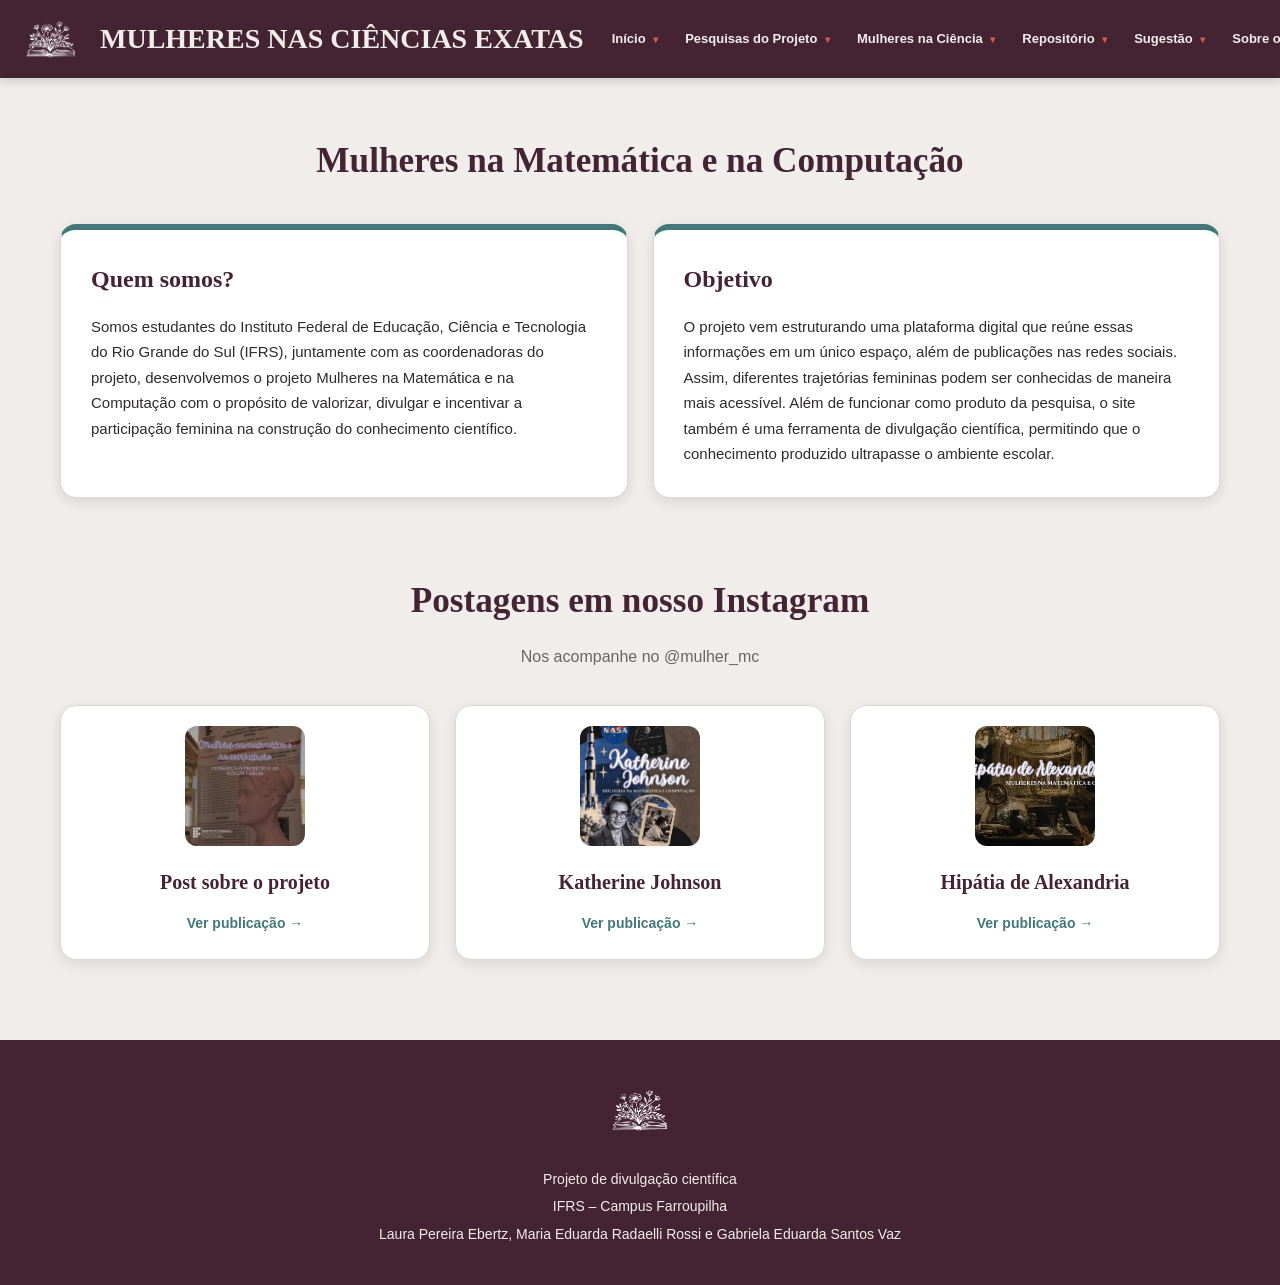
<file: index.html>
<!DOCTYPE html>
<html lang="pt-br">

<head>
    <meta charset="UTF-8">
    <meta name="viewport"
          content="width=device-width, initial-scale=1.0">

    <title>Início - Mulheres nas Ciências Exatas</title>

    <link rel="stylesheet" href="css/styles.css">

    <link
        href="https://fonts.googleapis.com/css2?family=Parisienne&display=swap"
        rel="stylesheet">
</head>

<body>

    <header>
        <nav class="navbar">
            <div class="nav-container">

                
                <div class="logo-container">
                    <img
                        src="images/Logomodificadosemfundo.png"
                        alt="Logo do Projeto">
                </div>

                
                <h1 class="titulo-projeto">
                    MULHERES NAS CIÊNCIAS EXATAS
                </h1>

                
                <button
                    class="menu-toggle"
                    id="menuToggle"
                    aria-label="Abrir menu"
                    aria-expanded="false"
                    aria-controls="menuPrincipal"
                    type="button">
                    ☰
                </button>

                
                <ul class="menu-principal" id="menuPrincipal">

                    
                    <li class="dropdown">
                        <a href="index.html">
                            Início <span class="seta">▾</span>
                        </a>

                        <ul class="submenu">
                            <li>
                                <a href="index.html">
                                    Página Inicial
                                </a>
                            </li>
                        </ul>
                    </li>

                   
                    <li class="dropdown">
                        <a href="pesquisa-projeto.html">
                            Pesquisas do Projeto
                            <span class="seta">▾</span>
                        </a>

                        <ul class="submenu">
                            <li>
                                <a href="pesquisa-projeto.html">
                                    Pesquisa do Projeto
                                </a>
                            </li>

                            <li>
                                <a href="resultados.html">
                                    Resultados
                                </a>
                            </li>
                        </ul>
                    </li>

                    
                    <li class="dropdown">
                        <a href="cientistas.html">
                            Mulheres na Ciência
                            <span class="seta">▾</span>
                        </a>

                        <ul class="submenu">
                            <li>
                                <a href="cientistas.html">
                                    Todas as Cientistas
                                </a>
                            </li>

                            <li>
                                <a href="computacao.html">
                                    Computação
                                </a>
                            </li>

                            <li>
                                <a href="matematica.html">
                                    Matemática
                                </a>
                            </li>

                            <li>
                                <a href="astronomia.html">
                                    Astronomia
                                </a>
                            </li>

                            <li>
                                <a href="fisica.html">
                                    Física
                                </a>
                            </li>
                        </ul>
                    </li>

                    
                    <li class="dropdown">
                        <a href="repositorio.html">
                            Repositório
                            <span class="seta">▾</span>
                        </a>

                        <ul class="submenu">
                            <li>
                                <a href="repositorio.html">
                                    Repositório
                                </a>
                            </li>

                            </ul>
                    </li>

                    
                    <li class="dropdown">
                        <a href="sugestao.html">
                            Sugestão
                            <span class="seta">▾</span>
                        </a>

                        <ul class="submenu">
                            <li>
                                <a href="sugestao.html">
                                    Sugira uma Cientista
                                </a>
                            </li>
                        </ul>
                    </li>

                    
                    <li class="dropdown">
                        <a href="projeto.html">
                            Sobre o Projeto
                            <span class="seta">▾</span>
                        </a>

                        <ul class="submenu">
                            <li>
                                <a href="projeto.html">
                                    Sobre o Projeto
                                </a>
                            </li>

                            <li>
                                <a href="autoras.html">
                                    Autoras
                                </a>
                            </li>
                        </ul>
                    </li>

                </ul>

            </div>
        </nav>
    </header>

    <main class="pagina-inicial">

        <section class="bloco-home">

            <h2 class="titulo-home">
                Mulheres na Matemática e na Computação
            </h2>

            <div class="grade-info">

                <!-- QUEM SOMOS -->
                <div class="quadrado-info">

                    <h3>Quem somos?</h3>

                    <p>
                        Somos estudantes do Instituto Federal de
                        Educação, Ciência e Tecnologia do Rio
                        Grande do Sul (IFRS), juntamente com as
                        coordenadoras do projeto, desenvolvemos
                        o projeto Mulheres na Matemática e na
                        Computação com o propósito de valorizar,
                        divulgar e incentivar a participação
                        feminina na construção do conhecimento
                        científico.
                    </p>

                </div>

                <div class="quadrado-info">

                    <h3>Objetivo</h3>

                    <p>
                        O projeto vem estruturando uma plataforma
                        digital que reúne essas informações em um
                        único espaço, além de publicações nas redes
                        sociais. Assim, diferentes trajetórias
                        femininas podem ser conhecidas de maneira
                        mais acessível. Além de funcionar como
                        produto da pesquisa, o site também é uma
                        ferramenta de divulgação científica,
                        permitindo que o conhecimento produzido
                        ultrapasse o ambiente escolar.
                    </p>

                </div>

            </div>

        </section>


        <section class="bloco-home">

            <h2 class="titulo-home">
                Postagens em nosso Instagram
            </h2>

            <p class="subtitulo-home">
                Nos acompanhe no @mulher_mc
            </p>

            <div class="grade-posts">

                <a
                    class="card-post"
                    href="https://www.instagram.com/p/DcUtCz7lKcx/?stkn=emh0Y3NocDNhaGMw"
                    target="_blank"
                    rel="noopener noreferrer">

                    <div class="card-post-imagem">

                        <img
                            src="images/imagemprojeto.jpeg"
                            alt="Publicação sobre o projeto Mulheres na Matemática e na Computação"
                            loading="lazy">

                    </div>

                    <div class="card-post-conteudo">

                        <h3>Post sobre o projeto</h3>

                        <span>Ver publicação →</span>

                    </div>

                </a>

                <a
                    class="card-post"
                    href="https://www.instagram.com/p/DdFV5mDFEIf/?stkn=MWtwNHpndXh4ajA5dg=="
                    target="_blank"
                    rel="noopener noreferrer">

                    <div class="card-post-imagem">

                        <img
                            src="images/imagemkatherine.png"
                            alt="Publicação sobre Katherine Johnson"
                            loading="lazy">

                    </div>

                    <div class="card-post-conteudo">

                        <h3>Katherine Johnson</h3>

                        <span>Ver publicação →</span>

                    </div>

                </a>

                <a
                    class="card-post"
                    href="https://www.instagram.com/p/Dcd8ms1EUVz/?stkn=MWF5YTFjejhtYndmOQ=="
                    target="_blank"
                    rel="noopener noreferrer">

                    <div class="card-post-imagem">

                        <img
                            src="images/imagemhipatia.png"
                            alt="Publicação sobre Hipátia de Alexandria"
                            loading="lazy">

                    </div>

                    <div class="card-post-conteudo">

                        <h3>Hipátia de Alexandria</h3>

                        <span>Ver publicação →</span>

                    </div>

                </a>

            </div>

        </section>

    </main>

    <footer>

        <div class="footer-conteudo">

            <img
                src="images/Logomodificadosemfundo.png"
                alt="Logo Mulheres nas Ciências Exatas">

            <p>
                Projeto de divulgação científica
            </p>

            <p>
                IFRS – Campus Farroupilha
            </p>

            <p>
                Laura Pereira Ebertz,
                Maria Eduarda Radaelli Rossi e Gabriela Eduarda Santos Vaz
            </p>

        </div>

    </footer>

    <script src="js/script.js"></script>

</body>
</html>
</file>
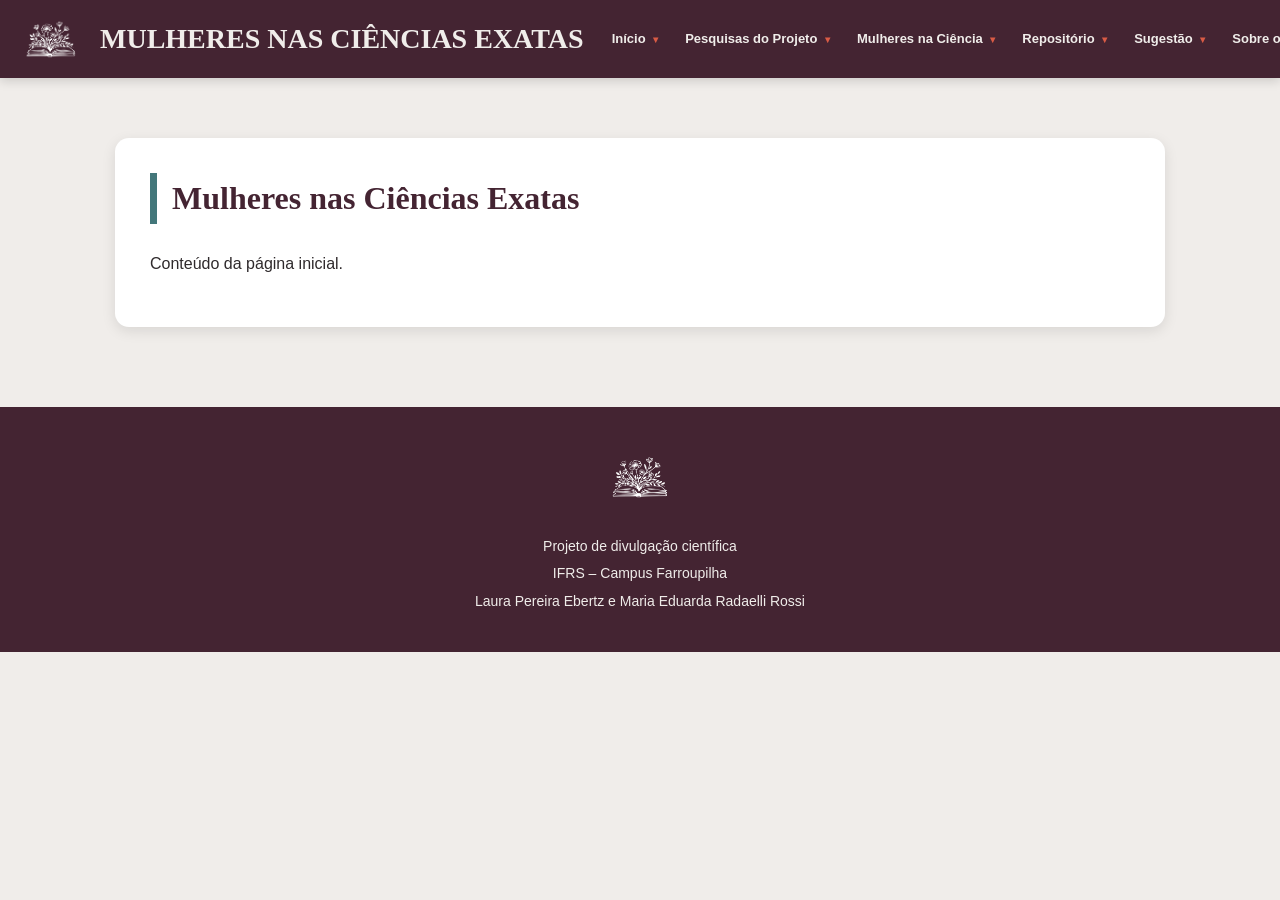
<file: astronomia.html>
<!DOCTYPE html>
<html lang="pt-br">
<head>
<meta charset="utf-8"/>
<meta content="width=device-width, initial-scale=1.0" name="viewport"/>
<title>Início - Mulheres nas Ciências Exatas</title>
<link href="css/styles.css" rel="stylesheet"/>
<link href="css/busca-cientistas.css" rel="stylesheet"/>
</head>
<body>
<header>
<nav class="navbar">
<div class="nav-container">
<div class="logo-container">
<img alt="Logo do Projeto" src="images/Logomodificadosemfundo.png"/>
</div>
<h1 class="titulo-projeto">
                MULHERES NAS CIÊNCIAS EXATAS
            </h1>
<button aria-label="Abrir menu" class="menu-toggle" id="menuToggle">
                ☰
            </button>
<ul class="menu-principal" id="menuPrincipal">
<li class="dropdown">
<a href="index.html">
                        Início <span class="seta">▾</span>
</a>
<ul class="submenu">
<li><a href="index.html">Página Inicial</a></li>
</ul>
</li>
<li class="dropdown">
<a href="pesquisa-projeto.html">
                        Pesquisas do Projeto <span class="seta">▾</span>
</a>
<ul class="submenu">
<li><a href="pesquisa-projeto.html">Pesquisa do Projeto</a></li>
<li><a href="resultados.html">Resultados</a></li>

</ul>
</li>
<li class="dropdown">
<a href="cientistas.html">
                        Mulheres na Ciência <span class="seta">▾</span>
</a>
<ul class="submenu">
<li><a href="cientistas.html">Todas as Cientistas</a></li>
<li><a href="computacao.html">Computação</a></li>
<li><a href="matematica.html">Matemática</a></li>
<li><a href="astronomia.html">Astronomia</a></li>
<li><a href="fisica.html">Física</a></li>
</ul>
</li>
<li class="dropdown">
<a href="repositorio.html">
                        Repositório <span class="seta">▾</span>
</a>
<ul class="submenu">
<li><a href="repositorio.html">Repositório</a></li>
</ul>
</li>
<li class="dropdown">
<a href="sugestao.html">
                        Sugestão <span class="seta">▾</span>
</a>
<ul class="submenu">
<li><a href="sugestao.html">Sugira uma Cientista</a></li>
</ul>
</li>
<li class="dropdown">
<a href="projeto.html">
                        Sobre o Projeto <span class="seta">▾</span>
</a>
<ul class="submenu">
<li><a href="projeto.html">Sobre o Projeto</a></li>
<li><a href="autoras.html">Autoras</a></li>
</ul>
</li>
</ul>
</div>
</nav>
</header>
<main class="conteudo-principal">
<h2>Mulheres nas Ciências Exatas</h2>
<p>
            Conteúdo da página inicial.
        </p>
</main>
<footer>
<div class="footer-conteudo">
<img alt="Logo Mulheres nas Ciências Exatas" src="images/Logomodificadosemfundo.png"/>
<p>Projeto de divulgação científica</p>
<p>IFRS – Campus Farroupilha</p>
<p>
                Laura Pereira Ebertz e Maria Eduarda Radaelli Rossi
            </p>
</div>
</footer>
<script src="js/script.js"></script>
<script src="js/busca-cientistas.js"></script>
</body>
</html>
</file>
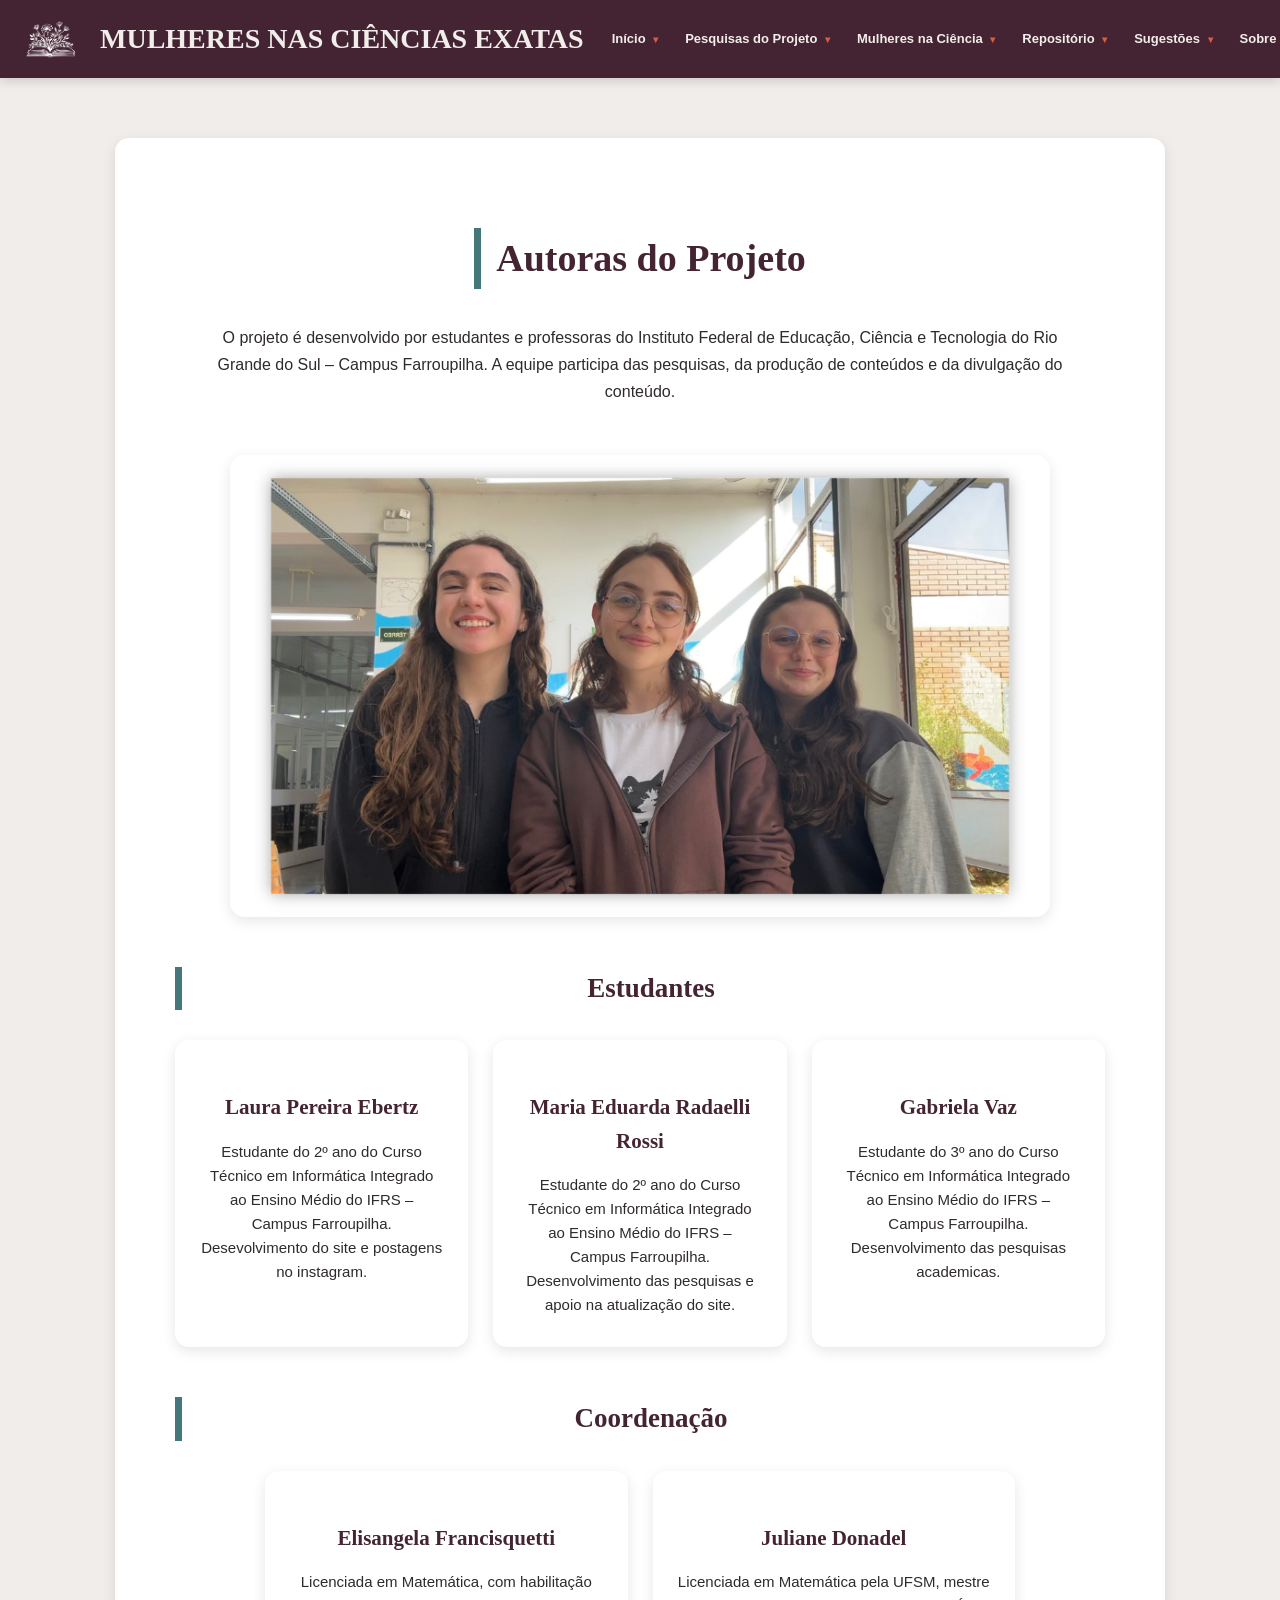
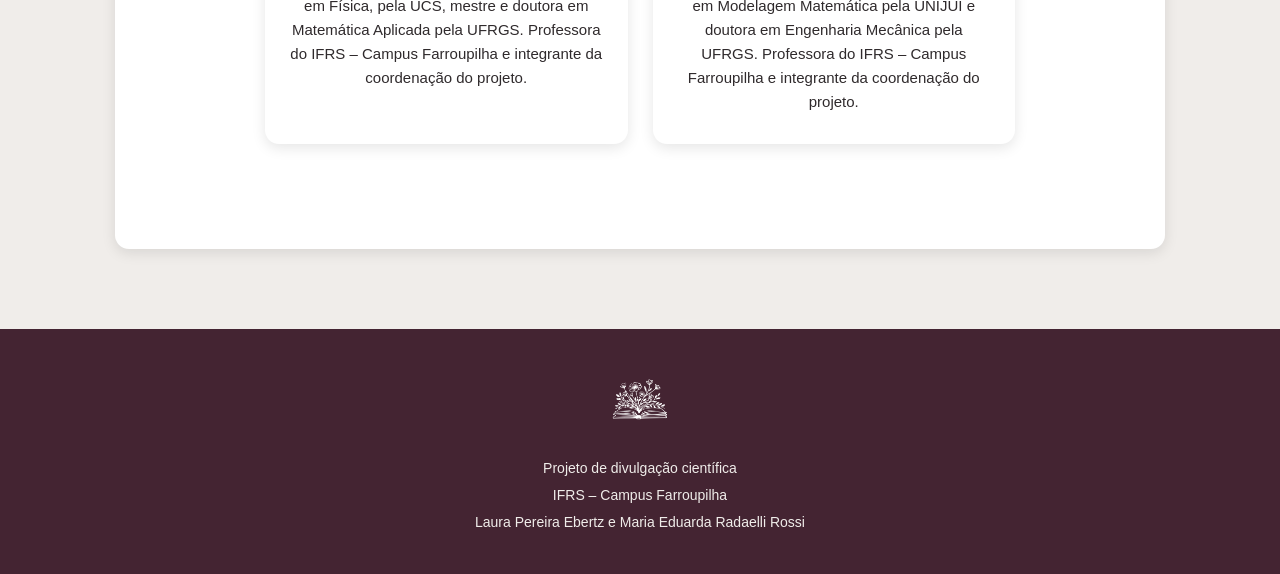
<file: autoras.html>
<!DOCTYPE html>
<html lang="pt-br">
<head>
<meta charset="utf-8"/>
<meta content="width=device-width, initial-scale=1.0" name="viewport"/>
<title>Equipe do Projeto - Mulheres nas Ciências Exatas</title>
<link href="css/styles.css" rel="stylesheet"/>
</head>
<body>
<header>
<nav class="navbar">
<div class="nav-container">
<div class="logo-container">
<img alt="Logo do Projeto" src="images/Logomodificadosemfundo.png"/>
</div>
<h1 class="titulo-projeto">
                    MULHERES NAS CIÊNCIAS EXATAS
                </h1>
<button aria-label="Abrir menu" class="menu-toggle" id="menuToggle">
                    ☰
                </button>
<ul class="menu-principal" id="menuPrincipal">
<li class="dropdown">
<a href="index.html">
                            Início <span class="seta">▾</span>
</a>
<ul class="submenu">
<li>
<a href="index.html">
                                    Página Inicial
                                </a>
</li>
</ul>
</li>
<li class="dropdown">
<a href="pesquisa-projeto.html">
                            Pesquisas do Projeto <span class="seta">▾</span>
</a>
<ul class="submenu">
<li>
<a href="pesquisa-projeto.html">
                                    Pesquisa do Projeto
                                </a>
</li>
<li>
<a href="resultados.html">
                                    Resultados
                                </a>
</li>

</ul>
</li>
<li class="dropdown">
<a href="cientistas.html">
                            Mulheres na Ciência <span class="seta">▾</span>
</a>
<ul class="submenu">
<li>
<a href="cientistas.html">
                                    Todas as Cientistas
                                </a>
</li>
<li>
<a href="computacao.html">
                                    Computação
                                </a>
</li>
<li>
<a href="matematica.html">
                                    Matemática
                                </a>
</li>
<li>
<a href="astronomia.html">
                                    Astronomia
                                </a>
</li>
<li>
<a href="fisica.html">
                                    Física
                                </a>
</li>
</ul>
</li>
<li class="dropdown">
<a href="repositorio.html">
                            Repositório <span class="seta">▾</span>
</a>
<ul class="submenu">
<li>
<a href="repositorio.html">
                                    Repositório
                                </a>
</li>
</ul>
</li>
<li class="dropdown">
<a href="sugestao.html">
                            Sugestões <span class="seta">▾</span>
</a>
<ul class="submenu">
<li>
<a href="sugestao.html">
                                    Contribua com o Projeto
                                </a>
</li>
</ul>
</li>
<li class="dropdown">
<a href="projeto.html">
                            Sobre o Projeto <span class="seta">▾</span>
</a>
<ul class="submenu">
<li>
<a href="projeto.html">
                                    Sobre o Projeto
                                </a>
</li>
<li>
<a href="autoras.html">
                                    Equipe do Projeto
                                </a>
</li>
</ul>
</li>
</ul>
</div>
</nav>
</header>
<!-- =========================
         CONTEÚDO
    ========================== -->
<main class="conteudo-principal">
<section class="equipe-projeto">
<div class="titulo-pagina">
<span class="detalhe-titulo"></span>
<h2>Autoras do Projeto</h2>
<span class="detalhe-titulo"></span>
</div>
<p class="introducao-equipe">
                O projeto é desenvolvido por estudantes e professoras do
                Instituto Federal de Educação, Ciência e Tecnologia do
                Rio Grande do Sul – Campus Farroupilha. A equipe participa
                das pesquisas, da produção de conteúdos e da divulgação do 
                conteúdo. 
            </p>
<div class="foto-grupo-equipe">
<img alt="Alunas participantes do projeto Mulheres na Matemática e na Computação" src="images/alunas-projeto.jpg"/>
</div>
<!-- =====================
                 ESTUDANTES
            ====================== -->
<h2 class="categoria-equipe">
                Estudantes
            </h2>
<div class="cards-equipe">
<!-- LAURA -->
<article class="card-equipe">
<h3>Laura Pereira Ebertz</h3>
<p>
                        Estudante do 2º ano do Curso Técnico em Informática
                        Integrado ao Ensino Médio do IFRS – Campus Farroupilha.
                        Desevolvimento do site e postagens no instagram. 
                    </p>
</article>
<!-- MARIA EDUARDA -->
<article class="card-equipe">
<h3>Maria Eduarda Radaelli Rossi</h3>
<p>
                        Estudante do 2º ano do Curso Técnico em Informática
                        Integrado ao Ensino Médio do IFRS – Campus Farroupilha.
                        Desenvolvimento das pesquisas e apoio na atualização do
                        site. 
                    </p>
</article>
<!-- GABRIELA -->
<article class="card-equipe">
<h3>Gabriela Vaz</h3>
<p>
                        Estudante do 3º ano do Curso Técnico em Informática
                        Integrado ao Ensino Médio do IFRS – Campus Farroupilha.
                        Desenvolvimento das pesquisas academicas. 
                    </p>
</article>
</div>
<h2 class="categoria-equipe">
                Coordenação
            </h2>
<div class="cards-equipe coordenacao">
<!-- ELISANGELA -->
<article class="card-equipe">
<h3>Elisangela Francisquetti</h3>
<p>
                        Licenciada em Matemática, com habilitação em Física,
                        pela UCS, mestre e doutora em Matemática Aplicada
                        pela UFRGS. Professora do IFRS – Campus Farroupilha
                        e integrante da coordenação do projeto.
                    </p>
</article>
<!-- JULIANE -->
<article class="card-equipe">
<h3>Juliane Donadel</h3>
<p>
                        Licenciada em Matemática pela UFSM, mestre em
                        Modelagem Matemática pela UNIJUÍ e doutora em
                        Engenharia Mecânica pela UFRGS. Professora do
                        IFRS – Campus Farroupilha e integrante da
                        coordenação do projeto.
                    </p>
</article>
</div>
</section>
</main>
<footer>
<div class="footer-conteudo">
<img alt="Logo Mulheres nas Ciências Exatas" src="images/Logomodificadosemfundo.png"/>
<p>Projeto de divulgação científica</p>
<p>IFRS – Campus Farroupilha</p>
<p>
                Laura Pereira Ebertz e Maria Eduarda Radaelli Rossi
            </p>
</div>
</footer>
<script src="js/script.js"></script>
</body>
</html>
</file>
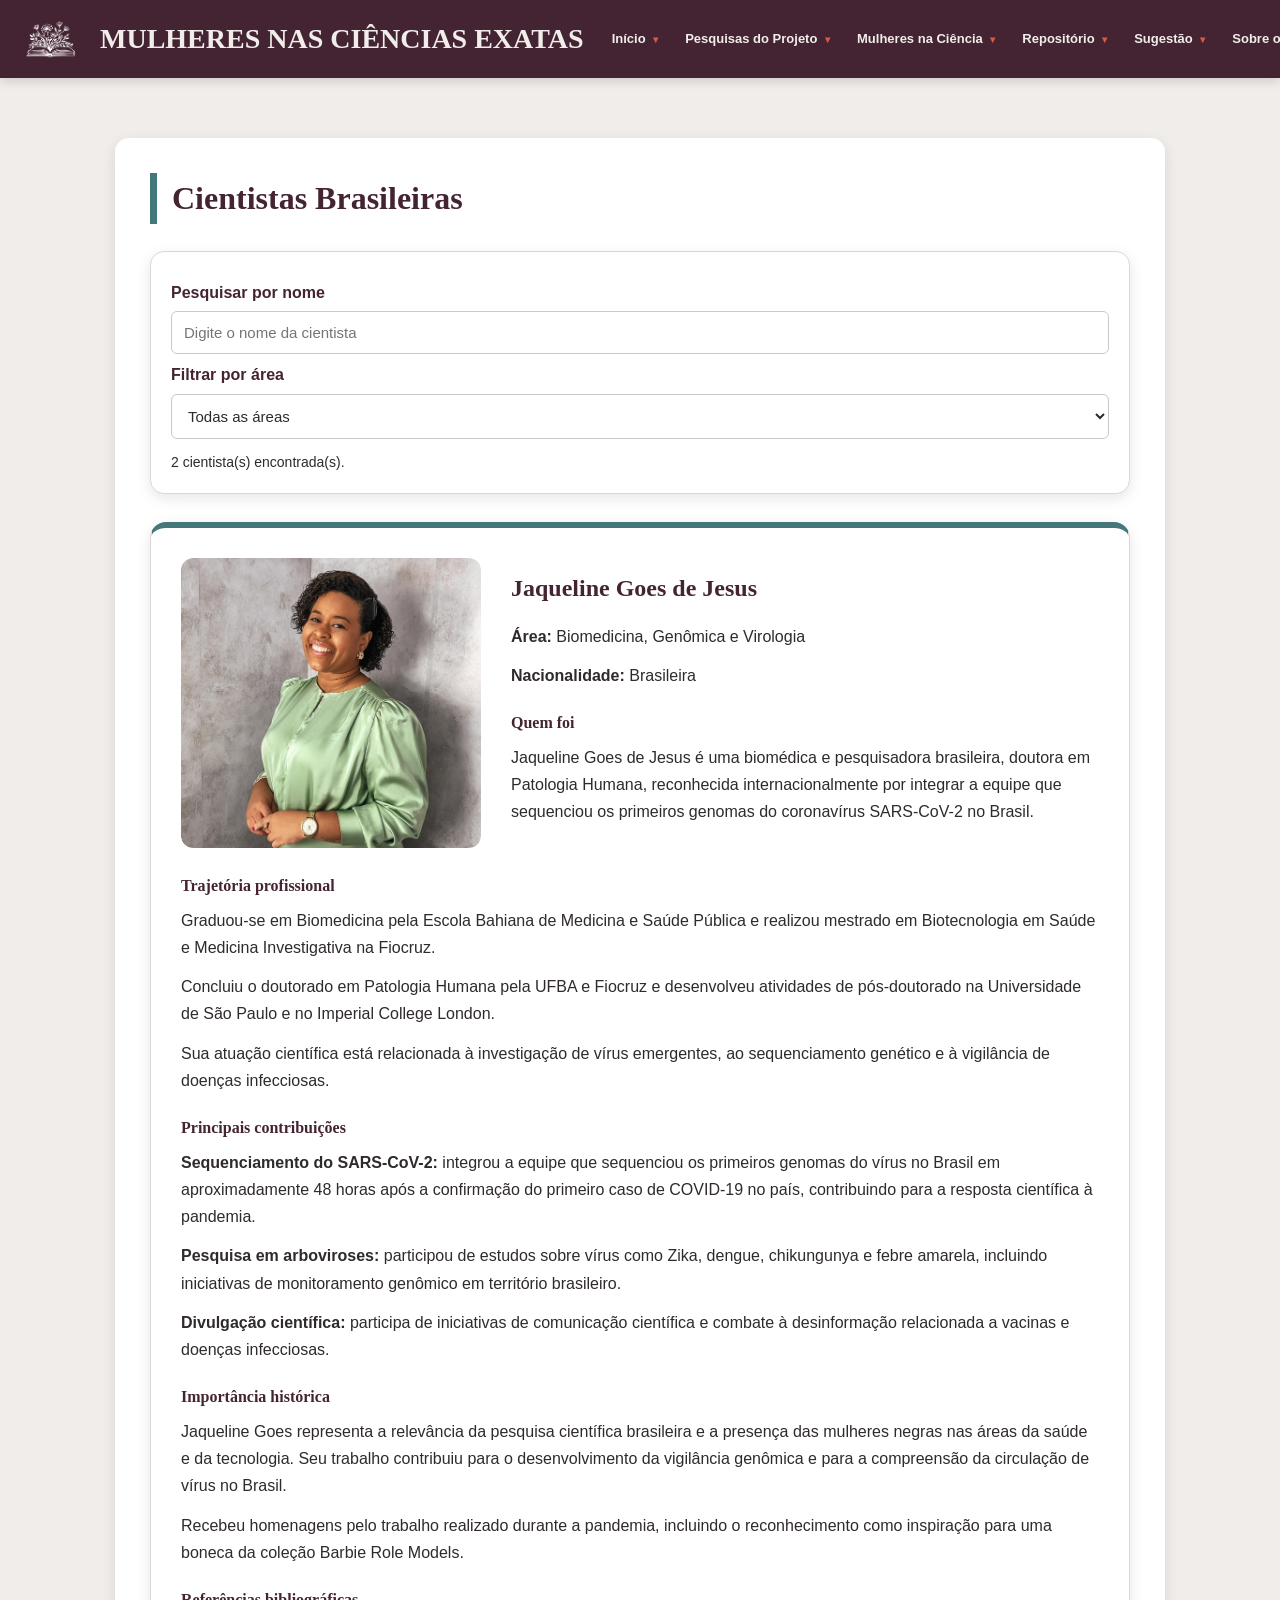
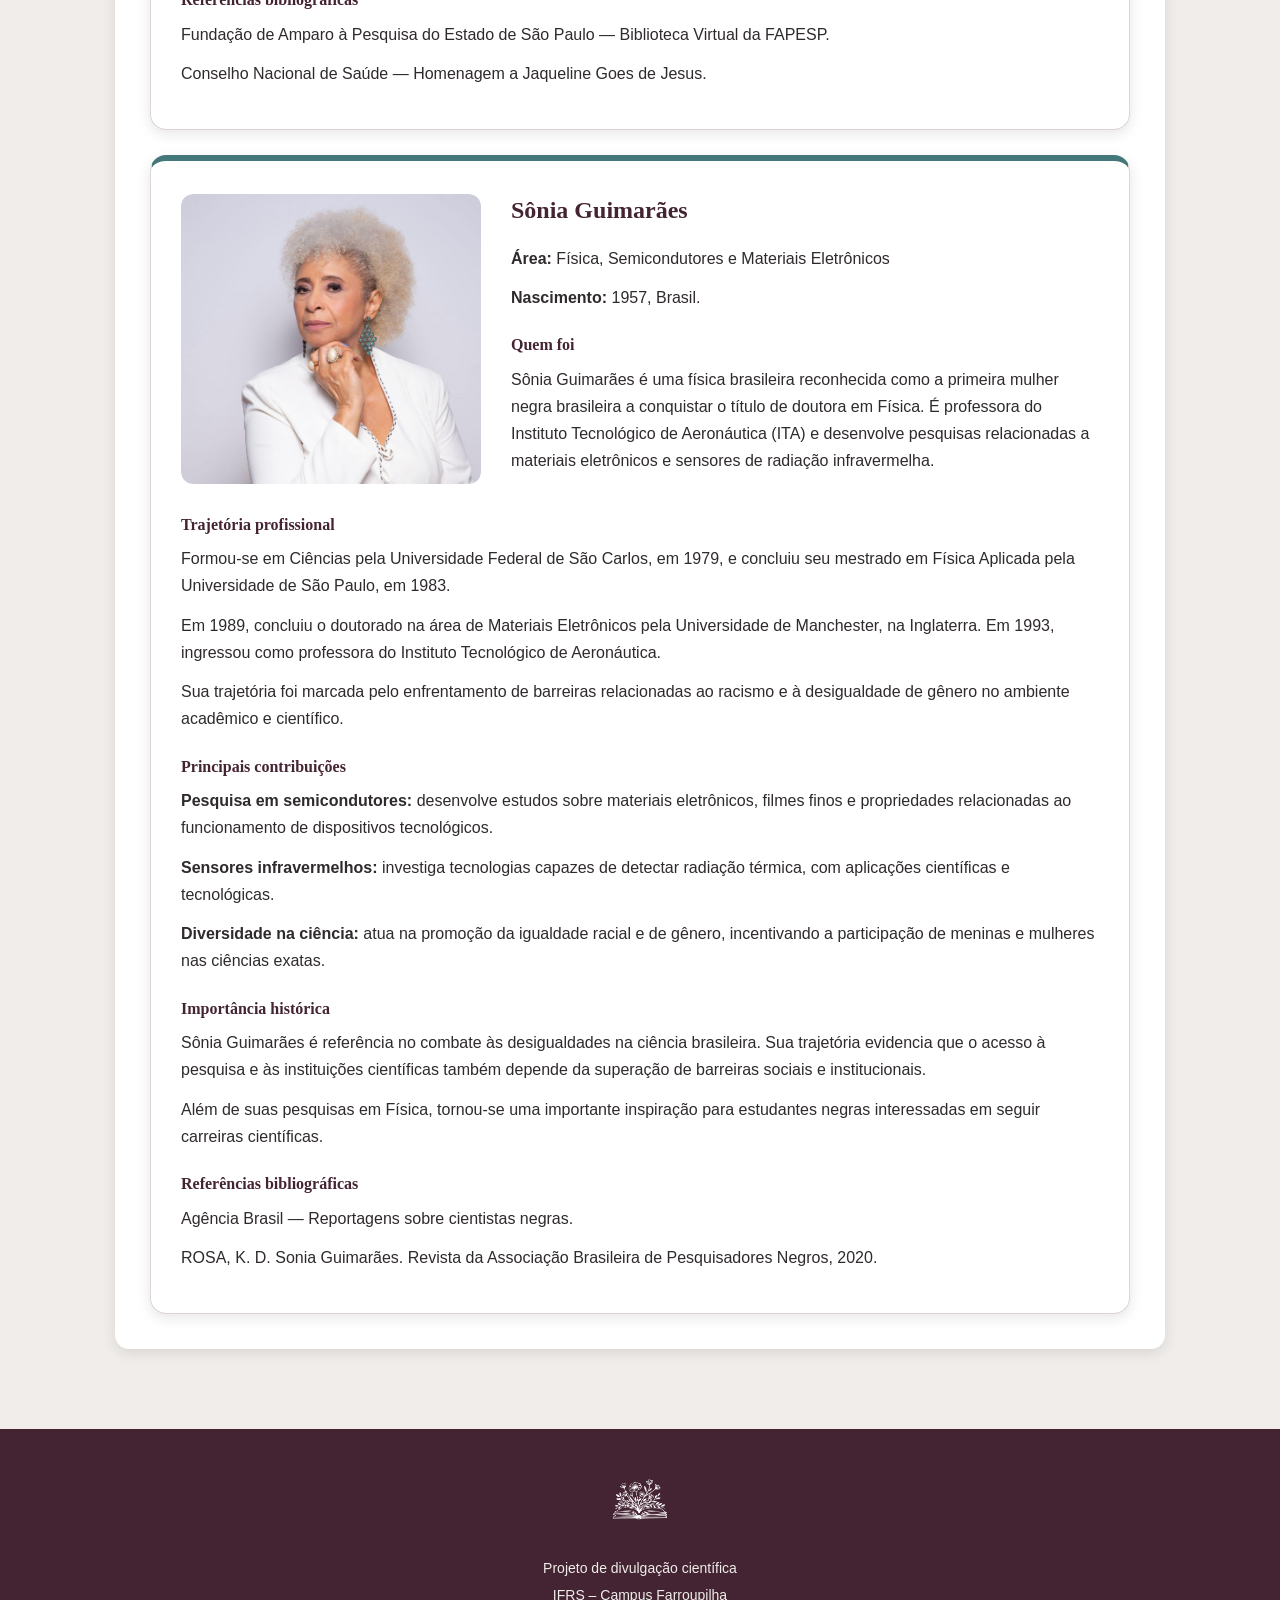
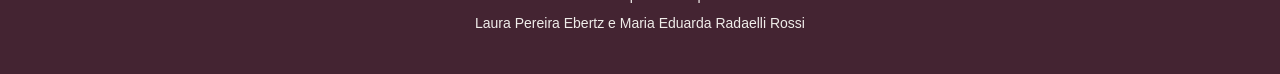
<file: brasileiras.html>
<!DOCTYPE html>

<html lang="pt-br">
<head>
<meta charset="utf-8"/>
<meta content="width=device-width, initial-scale=1.0" name="viewport"/>
<title>Brasileiras - Mulheres nas Ciências Exatas</title>
<link href="css/styles.css" rel="stylesheet"/>
<link href="css/busca-cientistas.css" rel="stylesheet"/>
<link href="css/biografias.css" rel="stylesheet"/></head>
<body>
<header>
<nav class="navbar">
<div class="nav-container">
<div class="logo-container">
<img alt="Logo do Projeto" src="images/Logomodificadosemfundo.png"/>
</div>
<h1 class="titulo-projeto">
                MULHERES NAS CIÊNCIAS EXATAS
            </h1>
<button aria-label="Abrir menu" class="menu-toggle" id="menuToggle">
                ☰
            </button>
<ul class="menu-principal" id="menuPrincipal">
<li class="dropdown">
<a href="index.html">
                        Início <span class="seta">▾</span>
</a>
<ul class="submenu">
<li><a href="index.html">Página Inicial</a></li>
</ul>
</li>
<li class="dropdown">
<a href="pesquisa-projeto.html">
                        Pesquisas do Projeto <span class="seta">▾</span>
</a>
<ul class="submenu">
<li><a href="pesquisa-projeto.html">Pesquisa do Projeto</a></li>
<li><a href="resultados.html">Resultados</a></li>
</ul>
</li>
<li class="dropdown">
<a href="cientistas.html">
                        Mulheres na Ciência <span class="seta">▾</span>
</a>
<ul class="submenu">
<li><a href="cientistas.html">Todas as Cientistas</a></li>
<li><a href="computacao.html">Computação</a></li>
<li><a href="matematica.html">Matemática</a></li>
<li><a href="astronomia.html">Astronomia</a></li>
<li><a href="fisica.html">Física</a></li>
</ul>
</li>
<li class="dropdown">
<a href="repositorio.html">
                        Repositório <span class="seta">▾</span>
</a>
<ul class="submenu">
<li><a href="repositorio.html">Repositório</a></li>
</ul>
</li>
<li class="dropdown">
<a href="sugestao.html">
                        Sugestão <span class="seta">▾</span>
</a>
<ul class="submenu">
<li><a href="sugestao.html">Sugira uma Cientista</a></li>
</ul>
</li>
<li class="dropdown">
<a href="projeto.html">
                        Sobre o Projeto <span class="seta">▾</span>
</a>
<ul class="submenu">
<li><a href="projeto.html">Sobre o Projeto</a></li>
<li><a href="autoras.html">Autoras</a></li>
</ul>
</li>
</ul>
</div>
</nav>
</header>
<main class="conteudo-principal">
<h2>Cientistas Brasileiras</h2>
<section class="lista-biografias">
<article class="quadrado-info card-cientista" data-area="Biomedicina e Genômica" data-cientista="" data-nome="Jaqueline Goes de Jesus" id="cientista-jaqueline-goes-de-jesus">
<div class="apresentacao-cientista"><div class="imagem-cientista"><img alt="Retrato de Jaqueline Goes de Jesus" loading="lazy" onerror="this.parentElement.style.display='none'" src="images/jaqueline-goes.jpg"/></div><div class="texto-cientista"><h3>Jaqueline Goes de Jesus</h3><p><strong>Área:</strong> Biomedicina, Genômica e Virologia</p><p><strong>Nacionalidade:</strong> Brasileira</p><h4>Quem foi</h4><p>
                Jaqueline Goes de Jesus é uma biomédica
                e pesquisadora brasileira, doutora em
                Patologia Humana, reconhecida internacionalmente
                por integrar a equipe que sequenciou
                os primeiros genomas do coronavírus
                SARS-CoV-2 no Brasil.
            </p></div></div><h4>Trajetória profissional</h4>
<p>
                Graduou-se em Biomedicina pela Escola Bahiana
                de Medicina e Saúde Pública e realizou
                mestrado em Biotecnologia em Saúde e
                Medicina Investigativa na Fiocruz.
            </p>
<p>
                Concluiu o doutorado em Patologia Humana
                pela UFBA e Fiocruz e desenvolveu
                atividades de pós-doutorado na Universidade
                de São Paulo e no Imperial College London.
            </p>
<p>
                Sua atuação científica está relacionada
                à investigação de vírus emergentes,
                ao sequenciamento genético e à
                vigilância de doenças infecciosas.
            </p>
<h4>Principais contribuições</h4>
<p>
<strong>Sequenciamento do SARS-CoV-2:</strong>
                integrou a equipe que sequenciou os primeiros
                genomas do vírus no Brasil em aproximadamente
                48 horas após a confirmação do primeiro caso
                de COVID-19 no país, contribuindo para
                a resposta científica à pandemia.
            </p>
<p>
<strong>Pesquisa em arboviroses:</strong>
                participou de estudos sobre vírus como
                Zika, dengue, chikungunya e febre amarela,
                incluindo iniciativas de monitoramento
                genômico em território brasileiro.
            </p>
<p>
<strong>Divulgação científica:</strong>
                participa de iniciativas de comunicação
                científica e combate à desinformação
                relacionada a vacinas e doenças infecciosas.
            </p>
<h4>Importância histórica</h4>
<p>
                Jaqueline Goes representa a relevância
                da pesquisa científica brasileira
                e a presença das mulheres negras
                nas áreas da saúde e da tecnologia.
                Seu trabalho contribuiu para o desenvolvimento
                da vigilância genômica e para a compreensão
                da circulação de vírus no Brasil.
            </p>
<p>
                Recebeu homenagens pelo trabalho realizado
                durante a pandemia, incluindo o reconhecimento
                como inspiração para uma boneca
                da coleção Barbie Role Models.
            </p>
<h4>Referências bibliográficas</h4>
<p>
                Fundação de Amparo à Pesquisa do Estado
                de São Paulo — Biblioteca Virtual da FAPESP.
            </p>
<p>
                Conselho Nacional de Saúde —
                Homenagem a Jaqueline Goes de Jesus.
            </p>
</article>
<article class="quadrado-info card-cientista" data-area="Física" data-cientista="" data-nome="Sônia Guimarães" id="cientista-sonia-guimaraes">
<div class="apresentacao-cientista"><div class="imagem-cientista"><img alt="Retrato de Sônia Guimarães" loading="lazy" onerror="this.parentElement.style.display='none'" src="images/sonia-guimaraes.jpg"/></div><div class="texto-cientista"><h3>Sônia Guimarães</h3><p><strong>Área:</strong> Física, Semicondutores e Materiais Eletrônicos</p><p><strong>Nascimento:</strong> 1957, Brasil.</p><h4>Quem foi</h4><p>
                Sônia Guimarães é uma física brasileira
                reconhecida como a primeira mulher negra
                brasileira a conquistar o título
                de doutora em Física. É professora
                do Instituto Tecnológico de Aeronáutica
                (ITA) e desenvolve pesquisas
                relacionadas a materiais eletrônicos
                e sensores de radiação infravermelha.
            </p></div></div><h4>Trajetória profissional</h4>
<p>
                Formou-se em Ciências pela Universidade
                Federal de São Carlos, em 1979,
                e concluiu seu mestrado em Física Aplicada
                pela Universidade de São Paulo, em 1983.
            </p>
<p>
                Em 1989, concluiu o doutorado na área
                de Materiais Eletrônicos pela
                Universidade de Manchester, na Inglaterra.
                Em 1993, ingressou como professora
                do Instituto Tecnológico de Aeronáutica.
            </p>
<p>
                Sua trajetória foi marcada pelo enfrentamento
                de barreiras relacionadas ao racismo
                e à desigualdade de gênero no ambiente
                acadêmico e científico.
            </p>
<h4>Principais contribuições</h4>
<p>
<strong>Pesquisa em semicondutores:</strong>
                desenvolve estudos sobre materiais eletrônicos,
                filmes finos e propriedades relacionadas
                ao funcionamento de dispositivos tecnológicos.
            </p>
<p>
<strong>Sensores infravermelhos:</strong>
                investiga tecnologias capazes de detectar
                radiação térmica, com aplicações
                científicas e tecnológicas.
            </p>
<p>
<strong>Diversidade na ciência:</strong>
                atua na promoção da igualdade racial
                e de gênero, incentivando a participação
                de meninas e mulheres nas ciências exatas.
            </p>
<h4>Importância histórica</h4>
<p>
                Sônia Guimarães é referência no combate
                às desigualdades na ciência brasileira.
                Sua trajetória evidencia que o acesso
                à pesquisa e às instituições científicas
                também depende da superação
                de barreiras sociais e institucionais.
            </p>
<p>
                Além de suas pesquisas em Física,
                tornou-se uma importante inspiração
                para estudantes negras interessadas
                em seguir carreiras científicas.
            </p>
<h4>Referências bibliográficas</h4>
<p>
                Agência Brasil — Reportagens sobre cientistas negras.
            </p>
<p>
                ROSA, K. D. Sonia Guimarães.
                Revista da Associação Brasileira
                de Pesquisadores Negros, 2020.
            </p>
</article>
</section>
</main>
<footer>
<div class="footer-conteudo">
<img alt="Logo Mulheres nas Ciências Exatas" src="images/Logomodificadosemfundo.png"/>
<p>Projeto de divulgação científica</p>
<p>IFRS – Campus Farroupilha</p>
<p>
                Laura Pereira Ebertz e Maria Eduarda Radaelli Rossi
            </p>
</div>
</footer>
<script src="js/script.js"></script>
<script src="js/busca-cientistas.js"></script>
</body>
</html>
</file>
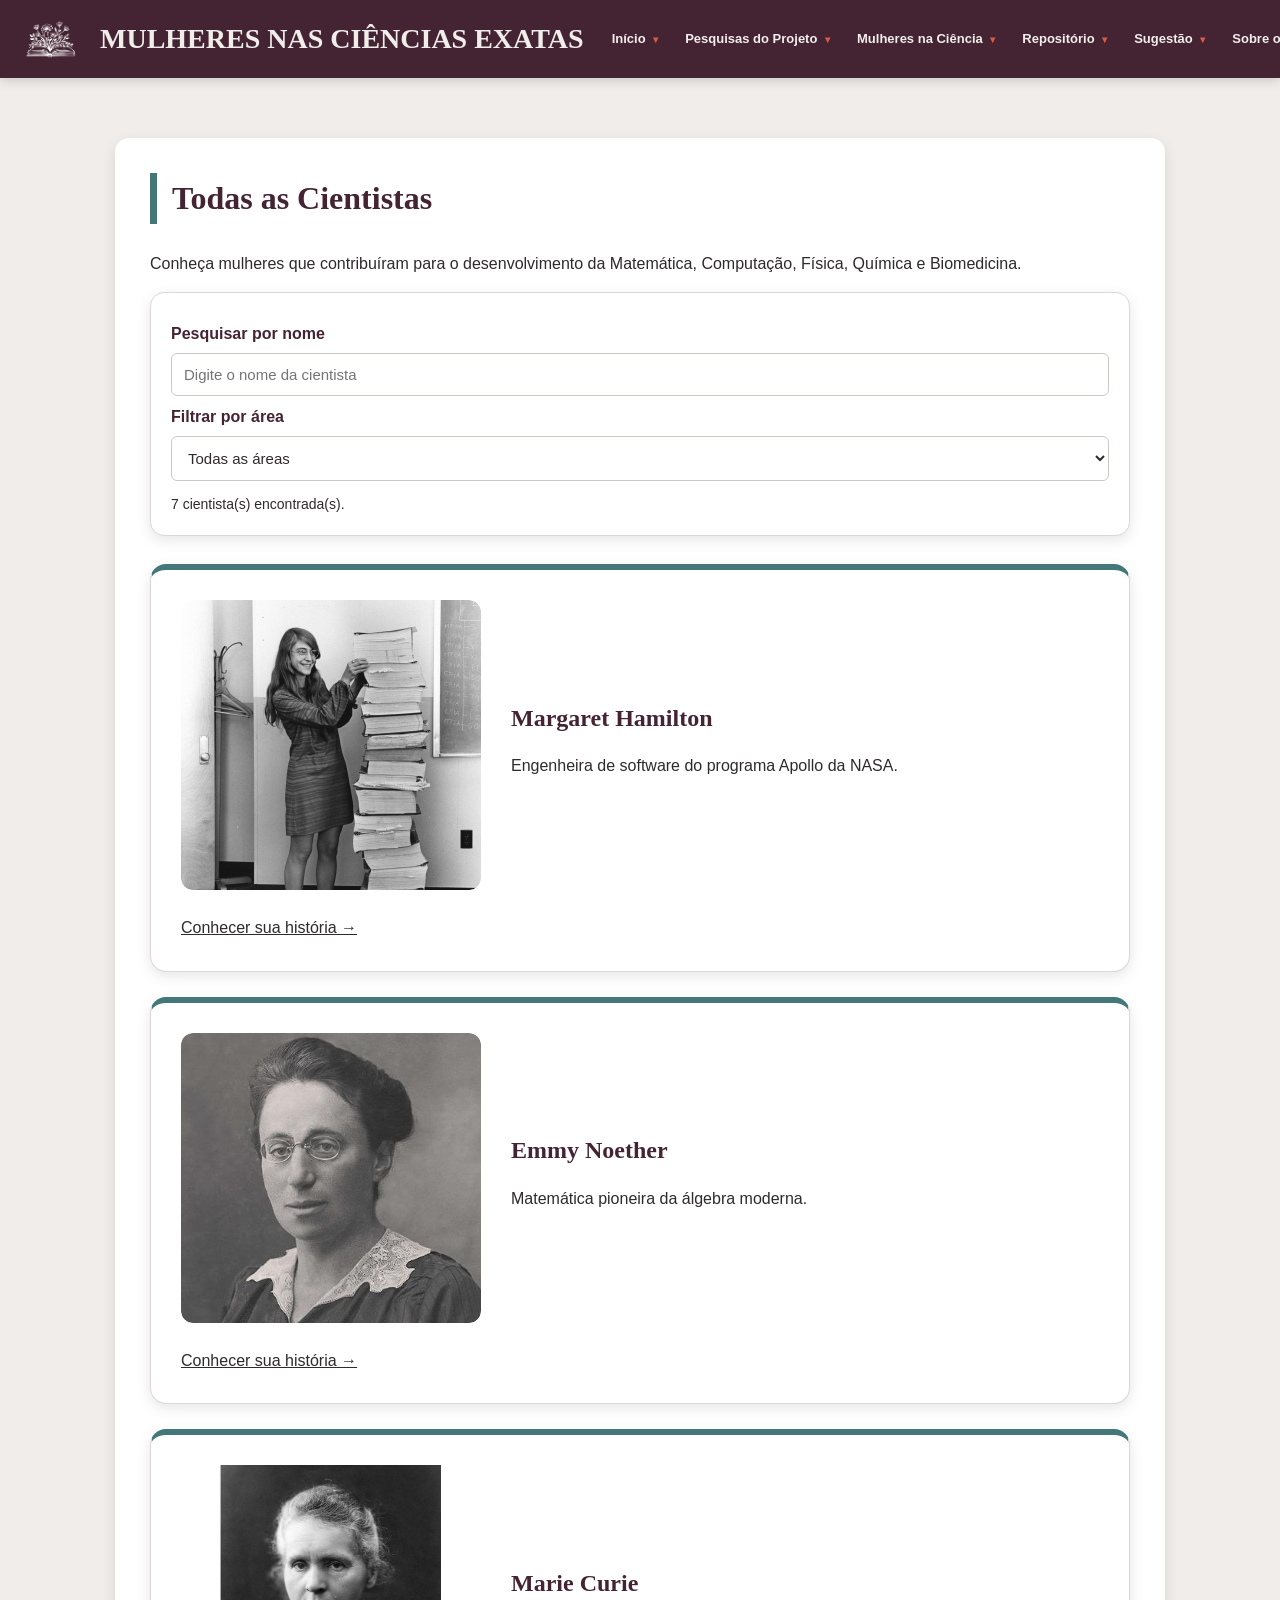
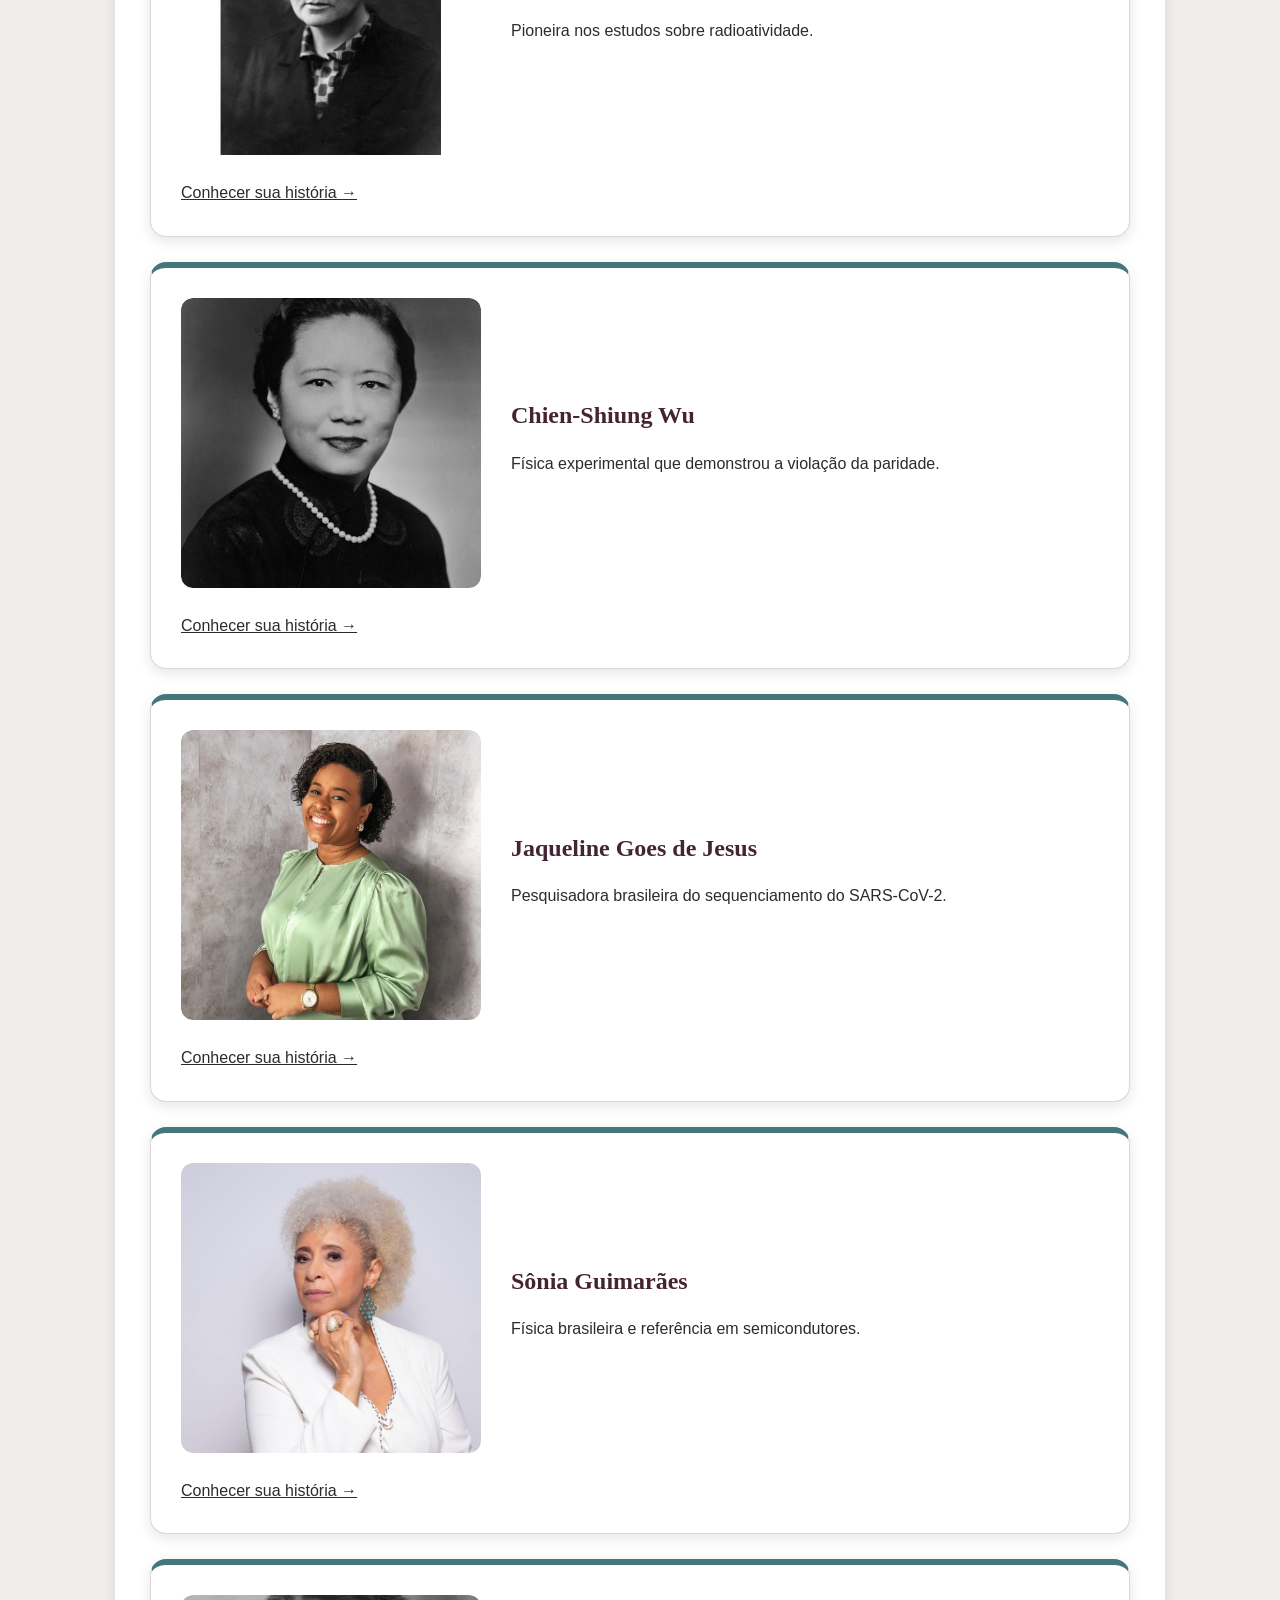
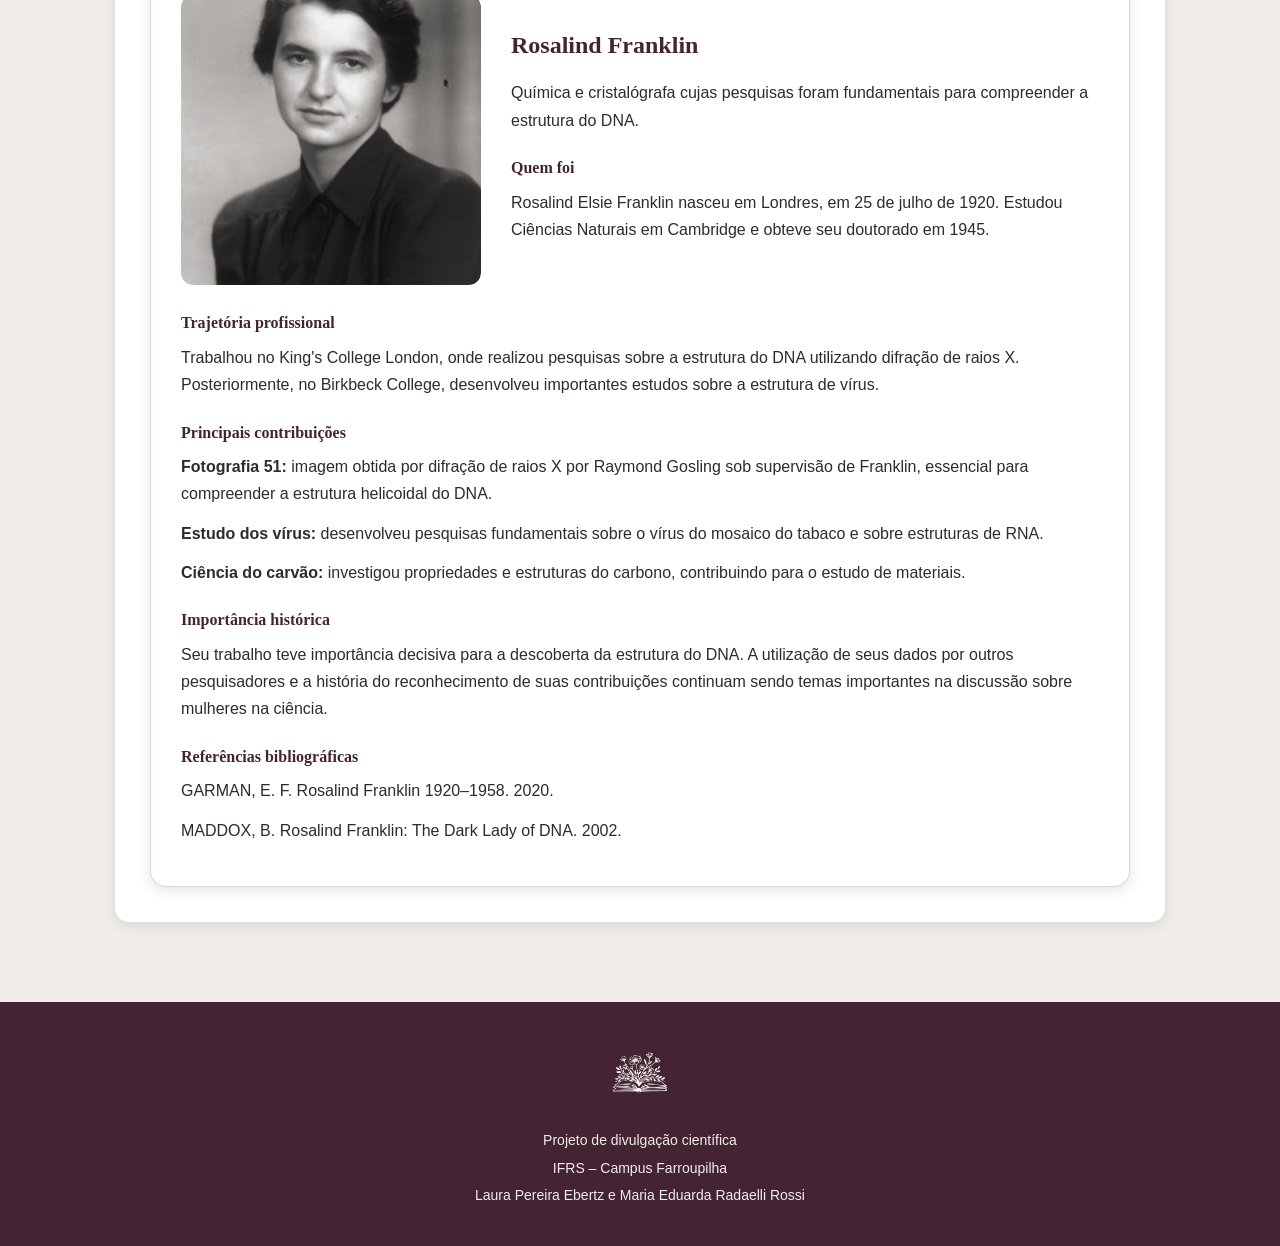
<file: cientistas.html>
<!DOCTYPE html>

<html lang="pt-br">
<head>
<meta charset="utf-8"/>
<meta content="width=device-width, initial-scale=1.0" name="viewport"/>
<title>Cientistas - Mulheres nas Ciências Exatas</title>
<link href="css/styles.css" rel="stylesheet"/>
<link href="css/busca-cientistas.css" rel="stylesheet"/>
<link href="css/biografias.css" rel="stylesheet"/></head>
<body>
<header>
<nav class="navbar">
<div class="nav-container">
<div class="logo-container">
<img alt="Logo do Projeto" src="images/Logomodificadosemfundo.png"/>
</div>
<h1 class="titulo-projeto">
                MULHERES NAS CIÊNCIAS EXATAS
            </h1>
<button aria-label="Abrir menu" class="menu-toggle" id="menuToggle">
                ☰
            </button>
<ul class="menu-principal" id="menuPrincipal">
<li class="dropdown">
<a href="index.html">
                        Início <span class="seta">▾</span>
</a>
<ul class="submenu">
<li><a href="index.html">Página Inicial</a></li>
</ul>
</li>
<li class="dropdown">
<a href="pesquisa-projeto.html">
                        Pesquisas do Projeto <span class="seta">▾</span>
</a>
<ul class="submenu">
<li><a href="pesquisa-projeto.html">Pesquisa do Projeto</a></li>
<li><a href="resultados.html">Resultados</a></li>
</ul>
</li>
<li class="dropdown">
<a href="cientistas.html">
                        Mulheres na Ciência <span class="seta">▾</span>
</a>
<ul class="submenu">
<li><a href="cientistas.html">Todas as Cientistas</a></li>
<li><a href="computacao.html">Computação</a></li>
<li><a href="matematica.html">Matemática</a></li>
<li><a href="astronomia.html">Astronomia</a></li>
<li><a href="fisica.html">Física</a></li>
</ul>
</li>
<li class="dropdown">
<a href="repositorio.html">
                        Repositório <span class="seta">▾</span>
</a>
<ul class="submenu">
<li><a href="repositorio.html">Repositório</a></li>
</ul>
</li>
<li class="dropdown">
<a href="sugestao.html">
                        Sugestão <span class="seta">▾</span>
</a>
<ul class="submenu">
<li><a href="sugestao.html">Sugira uma Cientista</a></li>
</ul>
</li>
<li class="dropdown">
<a href="projeto.html">
                        Sobre o Projeto <span class="seta">▾</span>
</a>
<ul class="submenu">
<li><a href="projeto.html">Sobre o Projeto</a></li>
<li><a href="autoras.html">Autoras</a></li>
</ul>
</li>
</ul>
</div>
</nav>
</header>
<main class="conteudo-principal">
<h2>Todas as Cientistas</h2>
<p>
        Conheça mulheres que contribuíram para o desenvolvimento
        da Matemática, Computação, Física, Química e Biomedicina.
    </p>
<section class="lista-biografias">
<article class="quadrado-info card-cientista" data-area="Computação" data-cientista="" data-nome="Margaret Hamilton">
<div class="apresentacao-cientista"><div class="imagem-cientista"><img alt="Retrato de Margaret Hamilton" loading="lazy" onerror="this.parentElement.style.display='none'" src="images/margaret-hamilton.jpg"/></div><div class="texto-cientista"><h3>Margaret Hamilton</h3><p>Engenheira de software do programa Apollo da NASA.</p></div></div><a href="computacao.html#cientista-margaret-hamilton">
                Conhecer sua história →
            </a>
</article>
<article class="quadrado-info card-cientista" data-area="Matemática" data-cientista="" data-nome="Emmy Noether">
<div class="apresentacao-cientista"><div class="imagem-cientista"><img alt="Retrato de Emmy Noether" loading="lazy" onerror="this.parentElement.style.display='none'" src="images/emmy-noether.jpg"/></div><div class="texto-cientista"><h3>Emmy Noether</h3><p>Matemática pioneira da álgebra moderna.</p></div></div><a href="matematica.html#cientista-emmy-noether">
                Conhecer sua história →
            </a>
</article>
<article class="quadrado-info card-cientista" data-area="Física e Química" data-cientista="" data-nome="Marie Curie">
<div class="apresentacao-cientista"><div class="imagem-cientista"><img alt="Retrato de Marie Curie" loading="lazy" onerror="this.parentElement.style.display='none'" src="images/marie-curie.jpg"/></div><div class="texto-cientista"><h3>Marie Curie</h3><p>Pioneira nos estudos sobre radioatividade.</p></div></div><a href="fisica.html#cientista-marie-curie">
                Conhecer sua história →
            </a>
</article>
<article class="quadrado-info card-cientista" data-area="Física" data-cientista="" data-nome="Chien-Shiung Wu">
<div class="apresentacao-cientista"><div class="imagem-cientista"><img alt="Retrato de Chien-Shiung Wu" loading="lazy" onerror="this.parentElement.style.display='none'" src="images/chien-shiung-wu.jpg"/></div><div class="texto-cientista"><h3>Chien-Shiung Wu</h3><p>Física experimental que demonstrou a violação da paridade.</p></div></div><a href="fisica.html#cientista-chien-shiung-wu">
                Conhecer sua história →
            </a>
</article>
<article class="quadrado-info card-cientista" data-area="Biomedicina e Genômica" data-cientista="" data-nome="Jaqueline Goes de Jesus">
<div class="apresentacao-cientista"><div class="imagem-cientista"><img alt="Retrato de Jaqueline Goes de Jesus" loading="lazy" onerror="this.parentElement.style.display='none'" src="images/jaqueline-goes.jpg"/></div><div class="texto-cientista"><h3>Jaqueline Goes de Jesus</h3><p>Pesquisadora brasileira do sequenciamento do SARS-CoV-2.</p></div></div><a href="brasileiras.html#cientista-jaqueline-goes-de-jesus">
                Conhecer sua história →
            </a>
</article>
<article class="quadrado-info card-cientista" data-area="Física" data-cientista="" data-nome="Sônia Guimarães">
<div class="apresentacao-cientista"><div class="imagem-cientista"><img alt="Retrato de Sônia Guimarães" loading="lazy" onerror="this.parentElement.style.display='none'" src="images/sonia-guimaraes.jpg"/></div><div class="texto-cientista"><h3>Sônia Guimarães</h3><p>Física brasileira e referência em semicondutores.</p></div></div><a href="brasileiras.html#cientista-sonia-guimaraes">
                Conhecer sua história →
            </a>
</article>
<article class="quadrado-info card-cientista" data-area="Química e Biologia Molecular" data-cientista="" data-nome="Rosalind Franklin">
<div class="apresentacao-cientista"><div class="imagem-cientista"><img alt="Retrato de Rosalind Franklin" loading="lazy" onerror="this.parentElement.style.display='none'" src="images/rosalind-franklin.jpg"/></div><div class="texto-cientista"><h3>Rosalind Franklin</h3><p>
                Química e cristalógrafa cujas pesquisas foram
                fundamentais para compreender a estrutura do DNA.
            </p><h4>Quem foi</h4><p>
                Rosalind Elsie Franklin nasceu em Londres,
                em 25 de julho de 1920. Estudou Ciências
                Naturais em Cambridge e obteve seu
                doutorado em 1945.
            </p></div></div><h4>Trajetória profissional</h4>
<p>
                Trabalhou no King's College London,
                onde realizou pesquisas sobre a estrutura
                do DNA utilizando difração de raios X.
                Posteriormente, no Birkbeck College,
                desenvolveu importantes estudos
                sobre a estrutura de vírus.
            </p>
<h4>Principais contribuições</h4>
<p>
<strong>Fotografia 51:</strong>
                imagem obtida por difração de raios X
                por Raymond Gosling sob supervisão
                de Franklin, essencial para compreender
                a estrutura helicoidal do DNA.
            </p>
<p>
<strong>Estudo dos vírus:</strong>
                desenvolveu pesquisas fundamentais
                sobre o vírus do mosaico do tabaco
                e sobre estruturas de RNA.
            </p>
<p>
<strong>Ciência do carvão:</strong>
                investigou propriedades e estruturas
                do carbono, contribuindo para
                o estudo de materiais.
            </p>
<h4>Importância histórica</h4>
<p>
                Seu trabalho teve importância decisiva
                para a descoberta da estrutura do DNA.
                A utilização de seus dados por outros
                pesquisadores e a história do reconhecimento
                de suas contribuições continuam sendo
                temas importantes na discussão
                sobre mulheres na ciência.
            </p>
<h4>Referências bibliográficas</h4>
<p>
                GARMAN, E. F. Rosalind Franklin 1920–1958. 2020.
            </p>
<p>
                MADDOX, B. Rosalind Franklin:
                The Dark Lady of DNA. 2002.
            </p>
</article>
</section>
</main>
<footer>
<div class="footer-conteudo">
<img alt="Logo Mulheres nas Ciências Exatas" src="images/Logomodificadosemfundo.png"/>
<p>Projeto de divulgação científica</p>
<p>IFRS – Campus Farroupilha</p>
<p>
                Laura Pereira Ebertz e Maria Eduarda Radaelli Rossi
            </p>
</div>
</footer>
<script src="js/script.js"></script>
<script src="js/busca-cientistas.js"></script>
</body>
</html>
</file>
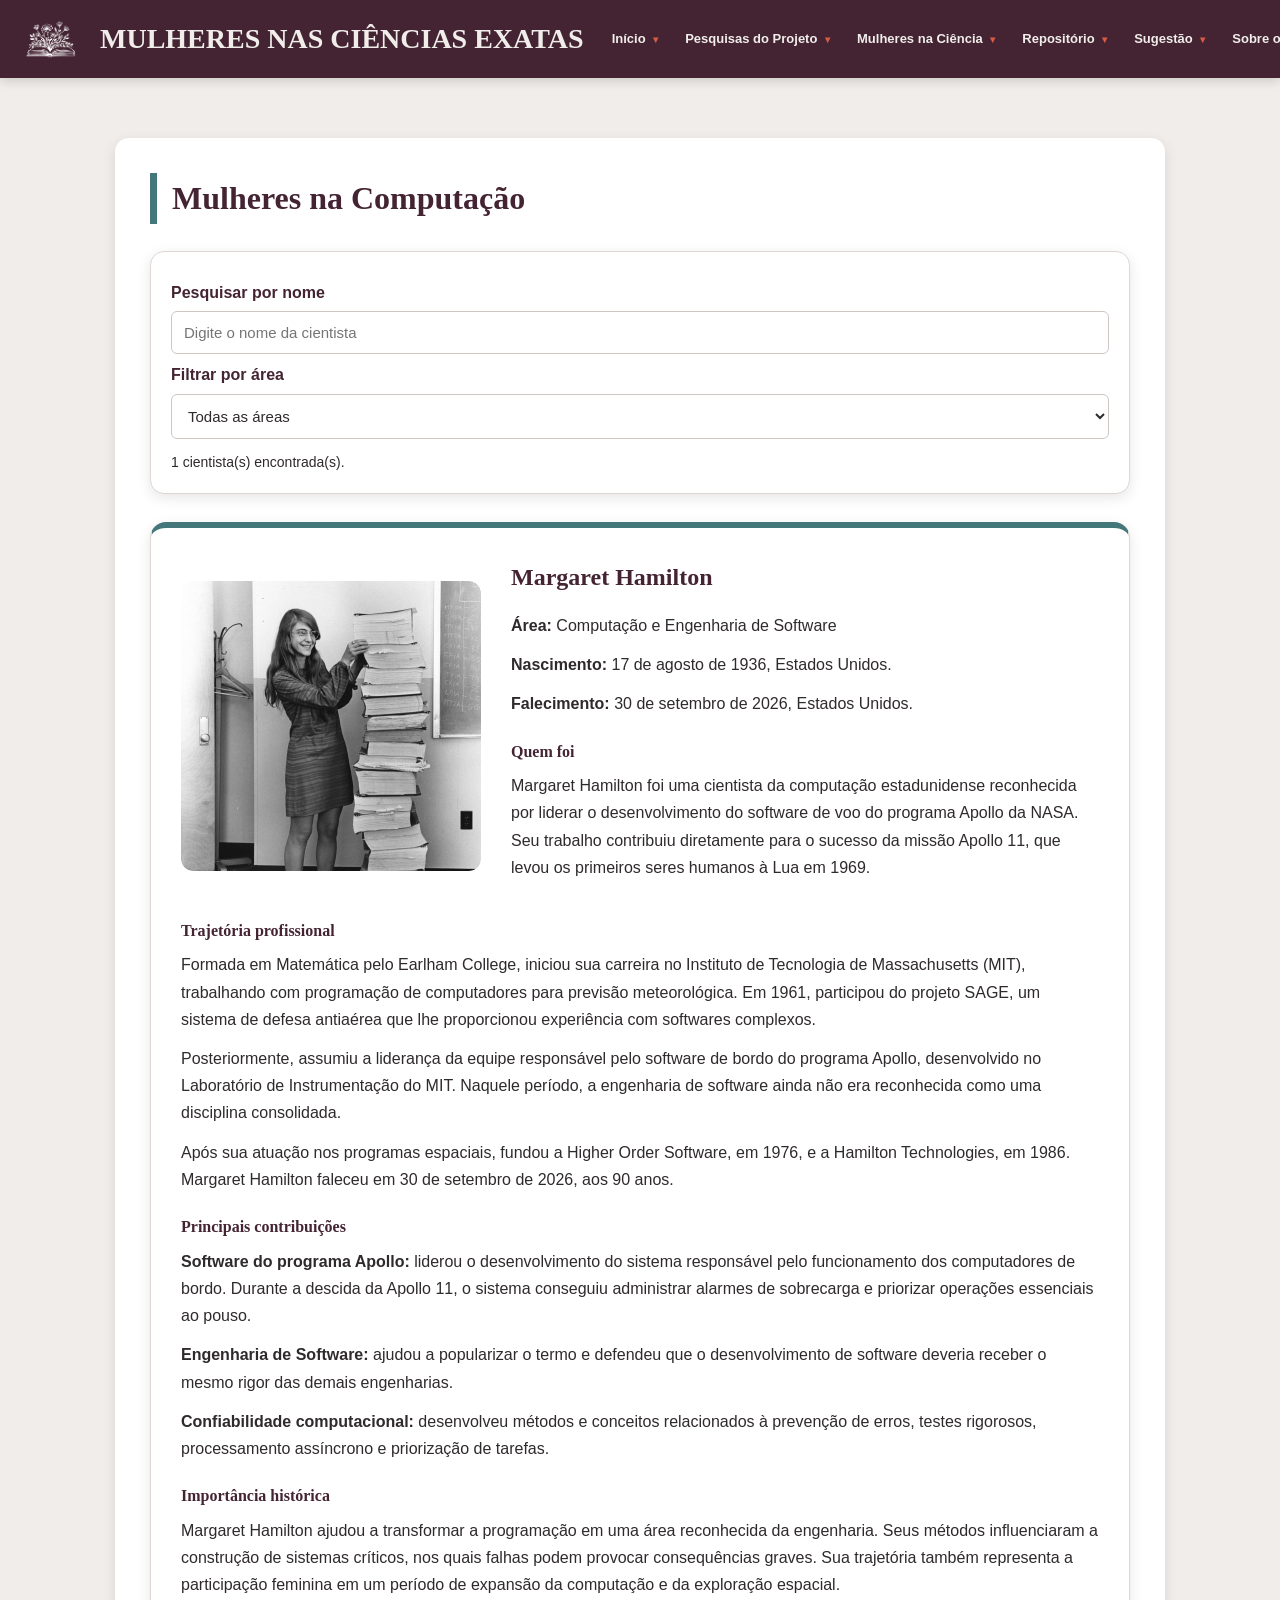
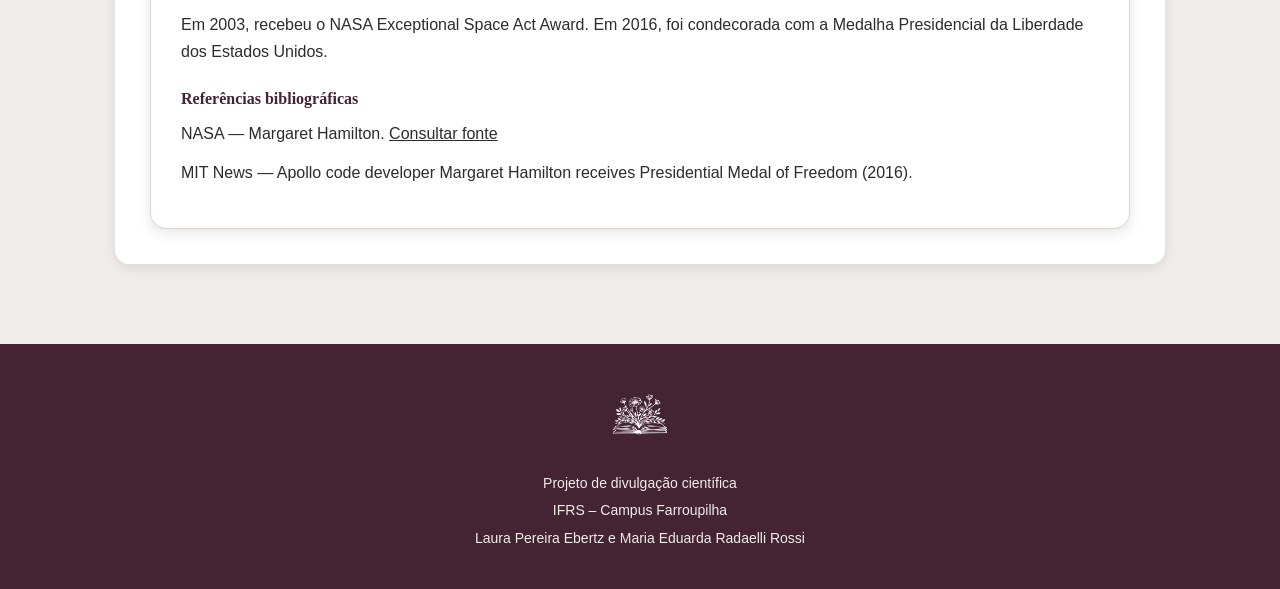
<file: computacao.html>
<!DOCTYPE html>

<html lang="pt-br">
<head>
<meta charset="utf-8"/>
<meta content="width=device-width, initial-scale=1.0" name="viewport"/>
<title>Computacao - Mulheres nas Ciências Exatas</title>
<link href="css/styles.css" rel="stylesheet"/>
<link href="css/busca-cientistas.css" rel="stylesheet"/>
<link href="css/biografias.css" rel="stylesheet"/></head>
<body>
<header>
<nav class="navbar">
<div class="nav-container">
<div class="logo-container">
<img alt="Logo do Projeto" src="images/Logomodificadosemfundo.png"/>
</div>
<h1 class="titulo-projeto">
                MULHERES NAS CIÊNCIAS EXATAS
            </h1>
<button aria-label="Abrir menu" class="menu-toggle" id="menuToggle">
                ☰
            </button>
<ul class="menu-principal" id="menuPrincipal">
<li class="dropdown">
<a href="index.html">
                        Início <span class="seta">▾</span>
</a>
<ul class="submenu">
<li><a href="index.html">Página Inicial</a></li>
</ul>
</li>
<li class="dropdown">
<a href="pesquisa-projeto.html">
                        Pesquisas do Projeto <span class="seta">▾</span>
</a>
<ul class="submenu">
<li><a href="pesquisa-projeto.html">Pesquisa do Projeto</a></li>
<li><a href="resultados.html">Resultados</a></li>
</ul>
</li>
<li class="dropdown">
<a href="cientistas.html">
                        Mulheres na Ciência <span class="seta">▾</span>
</a>
<ul class="submenu">
<li><a href="cientistas.html">Todas as Cientistas</a></li>
<li><a href="computacao.html">Computação</a></li>
<li><a href="matematica.html">Matemática</a></li>
<li><a href="astronomia.html">Astronomia</a></li>
<li><a href="fisica.html">Física</a></li>
</ul>
</li>
<li class="dropdown">
<a href="repositorio.html">
                        Repositório <span class="seta">▾</span>
</a>
<ul class="submenu">
<li><a href="repositorio.html">Repositório</a></li>
</ul>
</li>
<li class="dropdown">
<a href="sugestao.html">
                        Sugestão <span class="seta">▾</span>
</a>
<ul class="submenu">
<li><a href="sugestao.html">Sugira uma Cientista</a></li>
</ul>
</li>
<li class="dropdown">
<a href="projeto.html">
                        Sobre o Projeto <span class="seta">▾</span>
</a>
<ul class="submenu">
<li><a href="projeto.html">Sobre o Projeto</a></li>
<li><a href="autoras.html">Autoras</a></li>
</ul>
</li>
</ul>
</div>
</nav>
</header>
<main class="conteudo-principal">
<h2>Mulheres na Computação</h2>
<section class="lista-biografias">
<article class="quadrado-info card-cientista" data-area="Computação" data-cientista="" data-nome="Margaret Hamilton" id="cientista-margaret-hamilton">
<div class="apresentacao-cientista"><div class="imagem-cientista"><img alt="Retrato de Margaret Hamilton" loading="lazy" onerror="this.parentElement.style.display='none'" src="images/margaret-hamilton.jpg"/></div><div class="texto-cientista"><h3>Margaret Hamilton</h3><p><strong>Área:</strong> Computação e Engenharia de Software</p><p><strong>Nascimento:</strong> 17 de agosto de 1936, Estados Unidos.</p><p><strong>Falecimento:</strong> 30 de setembro de 2026, Estados Unidos.</p><h4>Quem foi</h4><p>
                Margaret Hamilton foi uma cientista da computação
                estadunidense reconhecida por liderar o desenvolvimento
                do software de voo do programa Apollo da NASA.
                Seu trabalho contribuiu diretamente para o sucesso
                da missão Apollo 11, que levou os primeiros seres
                humanos à Lua em 1969.
            </p></div></div><h4>Trajetória profissional</h4>
<p>
                Formada em Matemática pelo Earlham College, iniciou
                sua carreira no Instituto de Tecnologia de
                Massachusetts (MIT), trabalhando com programação
                de computadores para previsão meteorológica.
                Em 1961, participou do projeto SAGE, um sistema
                de defesa antiaérea que lhe proporcionou experiência
                com softwares complexos.
            </p>
<p>
                Posteriormente, assumiu a liderança da equipe
                responsável pelo software de bordo do programa Apollo,
                desenvolvido no Laboratório de Instrumentação do MIT.
                Naquele período, a engenharia de software ainda
                não era reconhecida como uma disciplina consolidada.
            </p>
<p>
                Após sua atuação nos programas espaciais,
                fundou a Higher Order Software, em 1976,
                e a Hamilton Technologies, em 1986.
                Margaret Hamilton faleceu em 30 de setembro de 2026, aos 90 anos.
            </p>
<h4>Principais contribuições</h4>
<p>
<strong>Software do programa Apollo:</strong>
                liderou o desenvolvimento do sistema responsável
                pelo funcionamento dos computadores de bordo.
                Durante a descida da Apollo 11, o sistema conseguiu
                administrar alarmes de sobrecarga e priorizar
                operações essenciais ao pouso.
            </p>
<p>
<strong>Engenharia de Software:</strong>
                ajudou a popularizar o termo e defendeu que
                o desenvolvimento de software deveria receber
                o mesmo rigor das demais engenharias.
            </p>
<p>
<strong>Confiabilidade computacional:</strong>
                desenvolveu métodos e conceitos relacionados
                à prevenção de erros, testes rigorosos,
                processamento assíncrono e priorização de tarefas.
            </p>
<h4>Importância histórica</h4>
<p>
                Margaret Hamilton ajudou a transformar a programação
                em uma área reconhecida da engenharia. Seus métodos
                influenciaram a construção de sistemas críticos,
                nos quais falhas podem provocar consequências graves.
                Sua trajetória também representa a participação
                feminina em um período de expansão da computação
                e da exploração espacial.
            </p>
<p>
                Em 2003, recebeu o NASA Exceptional Space Act Award.
                Em 2016, foi condecorada com a Medalha
                Presidencial da Liberdade dos Estados Unidos.
            </p>
<h4>Referências bibliográficas</h4>
<p>
                NASA — Margaret Hamilton.
                <a href="https://science.nasa.gov/people/margaret-hamilton/" rel="noopener noreferrer" target="_blank">
                    Consultar fonte
                </a>
</p>
<p>
                MIT News — Apollo code developer Margaret Hamilton
                receives Presidential Medal of Freedom (2016).
            </p>
</article>
</section>
</main>
<footer>
<div class="footer-conteudo">
<img alt="Logo Mulheres nas Ciências Exatas" src="images/Logomodificadosemfundo.png"/>
<p>Projeto de divulgação científica</p>
<p>IFRS – Campus Farroupilha</p>
<p>
                Laura Pereira Ebertz e Maria Eduarda Radaelli Rossi
            </p>
</div>
</footer>
<script src="js/script.js"></script>
<script src="js/busca-cientistas.js"></script>
</body>
</html>
</file>
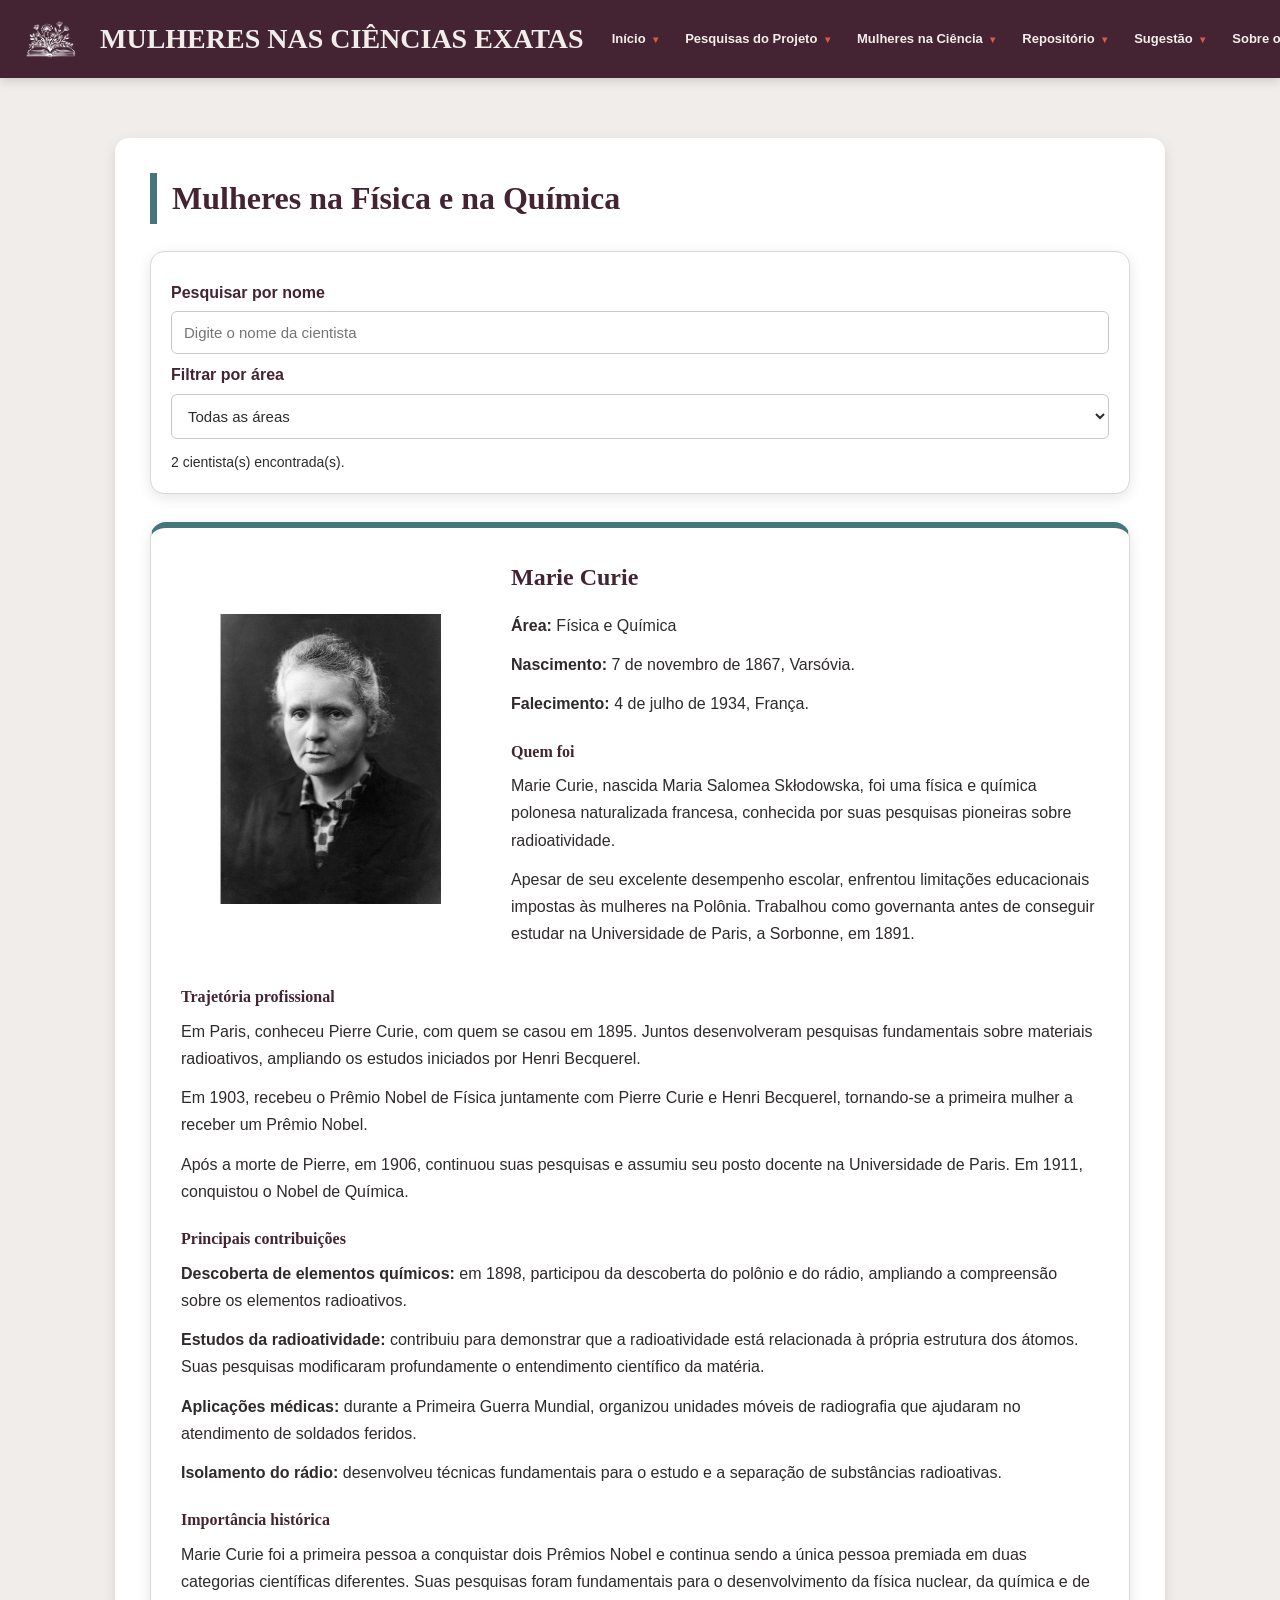
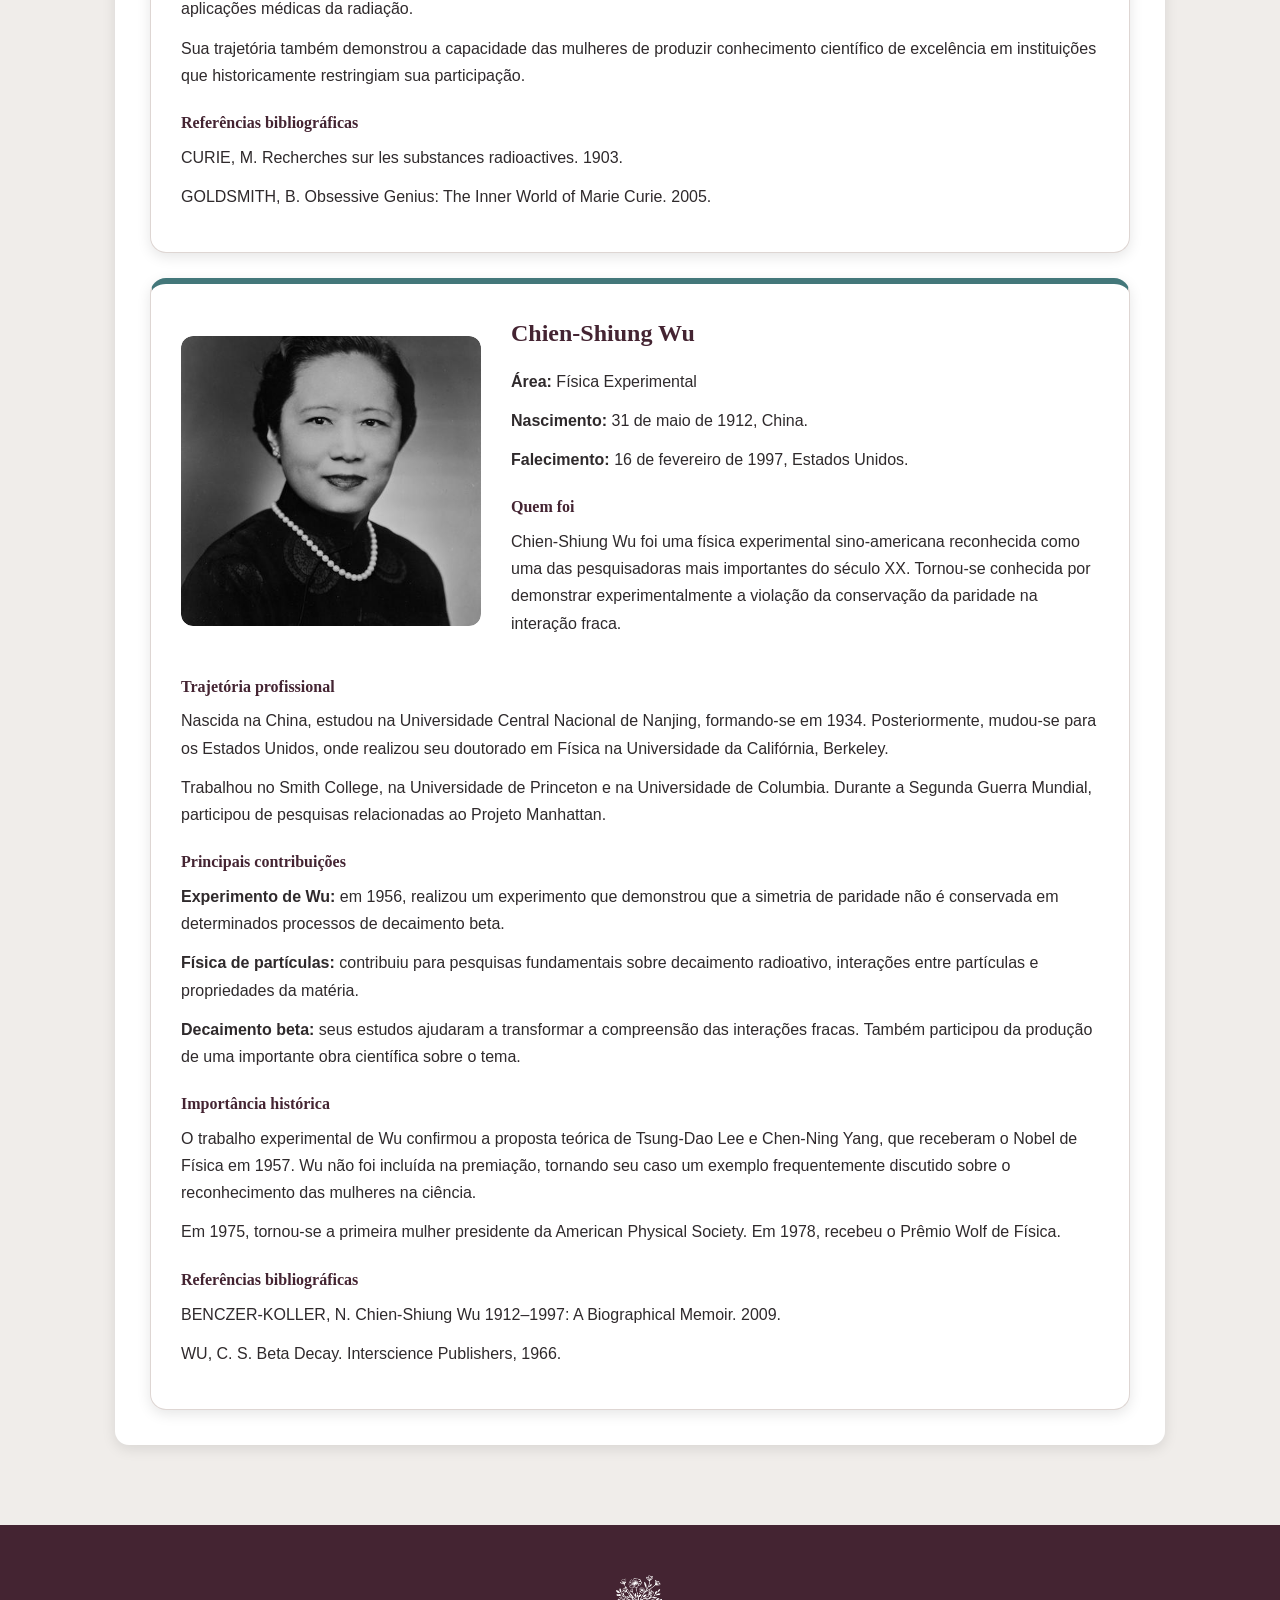
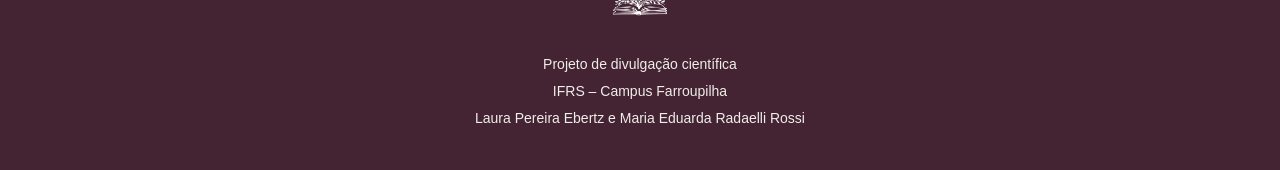
<file: fisica.html>
<!DOCTYPE html>

<html lang="pt-br">
<head>
<meta charset="utf-8"/>
<meta content="width=device-width, initial-scale=1.0" name="viewport"/>
<title>Fisica - Mulheres nas Ciências Exatas</title>
<link href="css/styles.css" rel="stylesheet"/>
<link href="css/busca-cientistas.css" rel="stylesheet"/>
<link href="css/biografias.css" rel="stylesheet"/></head>
<body>
<header>
<nav class="navbar">
<div class="nav-container">
<div class="logo-container">
<img alt="Logo do Projeto" src="images/Logomodificadosemfundo.png"/>
</div>
<h1 class="titulo-projeto">
                MULHERES NAS CIÊNCIAS EXATAS
            </h1>
<button aria-label="Abrir menu" class="menu-toggle" id="menuToggle">
                ☰
            </button>
<ul class="menu-principal" id="menuPrincipal">
<li class="dropdown">
<a href="index.html">
                        Início <span class="seta">▾</span>
</a>
<ul class="submenu">
<li><a href="index.html">Página Inicial</a></li>
</ul>
</li>
<li class="dropdown">
<a href="pesquisa-projeto.html">
                        Pesquisas do Projeto <span class="seta">▾</span>
</a>
<ul class="submenu">
<li><a href="pesquisa-projeto.html">Pesquisa do Projeto</a></li>
<li><a href="resultados.html">Resultados</a></li>
</ul>
</li>
<li class="dropdown">
<a href="cientistas.html">
                        Mulheres na Ciência <span class="seta">▾</span>
</a>
<ul class="submenu">
<li><a href="cientistas.html">Todas as Cientistas</a></li>
<li><a href="computacao.html">Computação</a></li>
<li><a href="matematica.html">Matemática</a></li>
<li><a href="astronomia.html">Astronomia</a></li>
<li><a href="fisica.html">Física</a></li>
</ul>
</li>
<li class="dropdown">
<a href="repositorio.html">
                        Repositório <span class="seta">▾</span>
</a>
<ul class="submenu">
<li><a href="repositorio.html">Repositório</a></li>
</ul>
</li>
<li class="dropdown">
<a href="sugestao.html">
                        Sugestão <span class="seta">▾</span>
</a>
<ul class="submenu">
<li><a href="sugestao.html">Sugira uma Cientista</a></li>
</ul>
</li>
<li class="dropdown">
<a href="projeto.html">
                        Sobre o Projeto <span class="seta">▾</span>
</a>
<ul class="submenu">
<li><a href="projeto.html">Sobre o Projeto</a></li>
<li><a href="autoras.html">Autoras</a></li>
</ul>
</li>
</ul>
</div>
</nav>
</header>
<main class="conteudo-principal">
<h2>Mulheres na Física e na Química</h2>
<section class="lista-biografias">
<article class="quadrado-info card-cientista" data-area="Física e Química" data-cientista="" data-nome="Marie Curie" id="cientista-marie-curie">
<div class="apresentacao-cientista"><div class="imagem-cientista"><img alt="Retrato de Marie Curie" loading="lazy" onerror="this.parentElement.style.display='none'" src="images/marie-curie.jpg"/></div><div class="texto-cientista"><h3>Marie Curie</h3><p><strong>Área:</strong> Física e Química</p><p><strong>Nascimento:</strong> 7 de novembro de 1867, Varsóvia.</p><p><strong>Falecimento:</strong> 4 de julho de 1934, França.</p><h4>Quem foi</h4><p>
                Marie Curie, nascida Maria Salomea Skłodowska,
                foi uma física e química polonesa naturalizada
                francesa, conhecida por suas pesquisas pioneiras
                sobre radioatividade.
            </p><p>
                Apesar de seu excelente desempenho escolar,
                enfrentou limitações educacionais impostas
                às mulheres na Polônia. Trabalhou como governanta
                antes de conseguir estudar na Universidade
                de Paris, a Sorbonne, em 1891.
            </p></div></div><h4>Trajetória profissional</h4>
<p>
                Em Paris, conheceu Pierre Curie, com quem se
                casou em 1895. Juntos desenvolveram pesquisas
                fundamentais sobre materiais radioativos,
                ampliando os estudos iniciados por Henri Becquerel.
            </p>
<p>
                Em 1903, recebeu o Prêmio Nobel de Física
                juntamente com Pierre Curie e Henri Becquerel,
                tornando-se a primeira mulher a receber
                um Prêmio Nobel.
            </p>
<p>
                Após a morte de Pierre, em 1906, continuou
                suas pesquisas e assumiu seu posto docente
                na Universidade de Paris.
                Em 1911, conquistou o Nobel de Química.
            </p>
<h4>Principais contribuições</h4>
<p>
<strong>Descoberta de elementos químicos:</strong>
                em 1898, participou da descoberta do polônio
                e do rádio, ampliando a compreensão sobre
                os elementos radioativos.
            </p>
<p>
<strong>Estudos da radioatividade:</strong>
                contribuiu para demonstrar que a radioatividade
                está relacionada à própria estrutura dos átomos.
                Suas pesquisas modificaram profundamente
                o entendimento científico da matéria.
            </p>
<p>
<strong>Aplicações médicas:</strong>
                durante a Primeira Guerra Mundial,
                organizou unidades móveis de radiografia
                que ajudaram no atendimento de soldados feridos.
            </p>
<p>
<strong>Isolamento do rádio:</strong>
                desenvolveu técnicas fundamentais para
                o estudo e a separação de substâncias radioativas.
            </p>
<h4>Importância histórica</h4>
<p>
                Marie Curie foi a primeira pessoa a conquistar
                dois Prêmios Nobel e continua sendo a única
                pessoa premiada em duas categorias científicas
                diferentes. Suas pesquisas foram fundamentais
                para o desenvolvimento da física nuclear,
                da química e de aplicações médicas da radiação.
            </p>
<p>
                Sua trajetória também demonstrou a capacidade
                das mulheres de produzir conhecimento científico
                de excelência em instituições que historicamente
                restringiam sua participação.
            </p>
<h4>Referências bibliográficas</h4>
<p>
                CURIE, M. Recherches sur les substances radioactives. 1903.
            </p>
<p>
                GOLDSMITH, B. Obsessive Genius:
                The Inner World of Marie Curie. 2005.
            </p>
</article>
<article class="quadrado-info card-cientista" data-area="Física" data-cientista="" data-nome="Chien-Shiung Wu" id="cientista-chien-shiung-wu">
<div class="apresentacao-cientista"><div class="imagem-cientista"><img alt="Retrato de Chien-Shiung Wu" loading="lazy" onerror="this.parentElement.style.display='none'" src="images/chien-shiung-wu.jpg"/></div><div class="texto-cientista"><h3>Chien-Shiung Wu</h3><p><strong>Área:</strong> Física Experimental</p><p><strong>Nascimento:</strong> 31 de maio de 1912, China.</p><p><strong>Falecimento:</strong> 16 de fevereiro de 1997, Estados Unidos.</p><h4>Quem foi</h4><p>
                Chien-Shiung Wu foi uma física experimental
                sino-americana reconhecida como uma das
                pesquisadoras mais importantes do século XX.
                Tornou-se conhecida por demonstrar
                experimentalmente a violação da conservação
                da paridade na interação fraca.
            </p></div></div><h4>Trajetória profissional</h4>
<p>
                Nascida na China, estudou na Universidade
                Central Nacional de Nanjing, formando-se
                em 1934. Posteriormente, mudou-se para
                os Estados Unidos, onde realizou seu
                doutorado em Física na Universidade
                da Califórnia, Berkeley.
            </p>
<p>
                Trabalhou no Smith College, na Universidade
                de Princeton e na Universidade de Columbia.
                Durante a Segunda Guerra Mundial, participou
                de pesquisas relacionadas ao Projeto Manhattan.
            </p>
<h4>Principais contribuições</h4>
<p>
<strong>Experimento de Wu:</strong>
                em 1956, realizou um experimento que
                demonstrou que a simetria de paridade
                não é conservada em determinados
                processos de decaimento beta.
            </p>
<p>
<strong>Física de partículas:</strong>
                contribuiu para pesquisas fundamentais
                sobre decaimento radioativo, interações
                entre partículas e propriedades da matéria.
            </p>
<p>
<strong>Decaimento beta:</strong>
                seus estudos ajudaram a transformar
                a compreensão das interações fracas.
                Também participou da produção de uma
                importante obra científica sobre o tema.
            </p>
<h4>Importância histórica</h4>
<p>
                O trabalho experimental de Wu confirmou
                a proposta teórica de Tsung-Dao Lee e
                Chen-Ning Yang, que receberam o Nobel
                de Física em 1957. Wu não foi incluída
                na premiação, tornando seu caso um exemplo
                frequentemente discutido sobre o
                reconhecimento das mulheres na ciência.
            </p>
<p>
                Em 1975, tornou-se a primeira mulher
                presidente da American Physical Society.
                Em 1978, recebeu o Prêmio Wolf de Física.
            </p>
<h4>Referências bibliográficas</h4>
<p>
                BENCZER-KOLLER, N. Chien-Shiung Wu 1912–1997:
                A Biographical Memoir. 2009.
            </p>
<p>
                WU, C. S. Beta Decay. Interscience Publishers, 1966.
            </p>
</article>
</section>
</main>
<footer>
<div class="footer-conteudo">
<img alt="Logo Mulheres nas Ciências Exatas" src="images/Logomodificadosemfundo.png"/>
<p>Projeto de divulgação científica</p>
<p>IFRS – Campus Farroupilha</p>
<p>
                Laura Pereira Ebertz e Maria Eduarda Radaelli Rossi
            </p>
</div>
</footer>
<script src="js/script.js"></script>
<script src="js/busca-cientistas.js"></script>
</body>
</html>
</file>
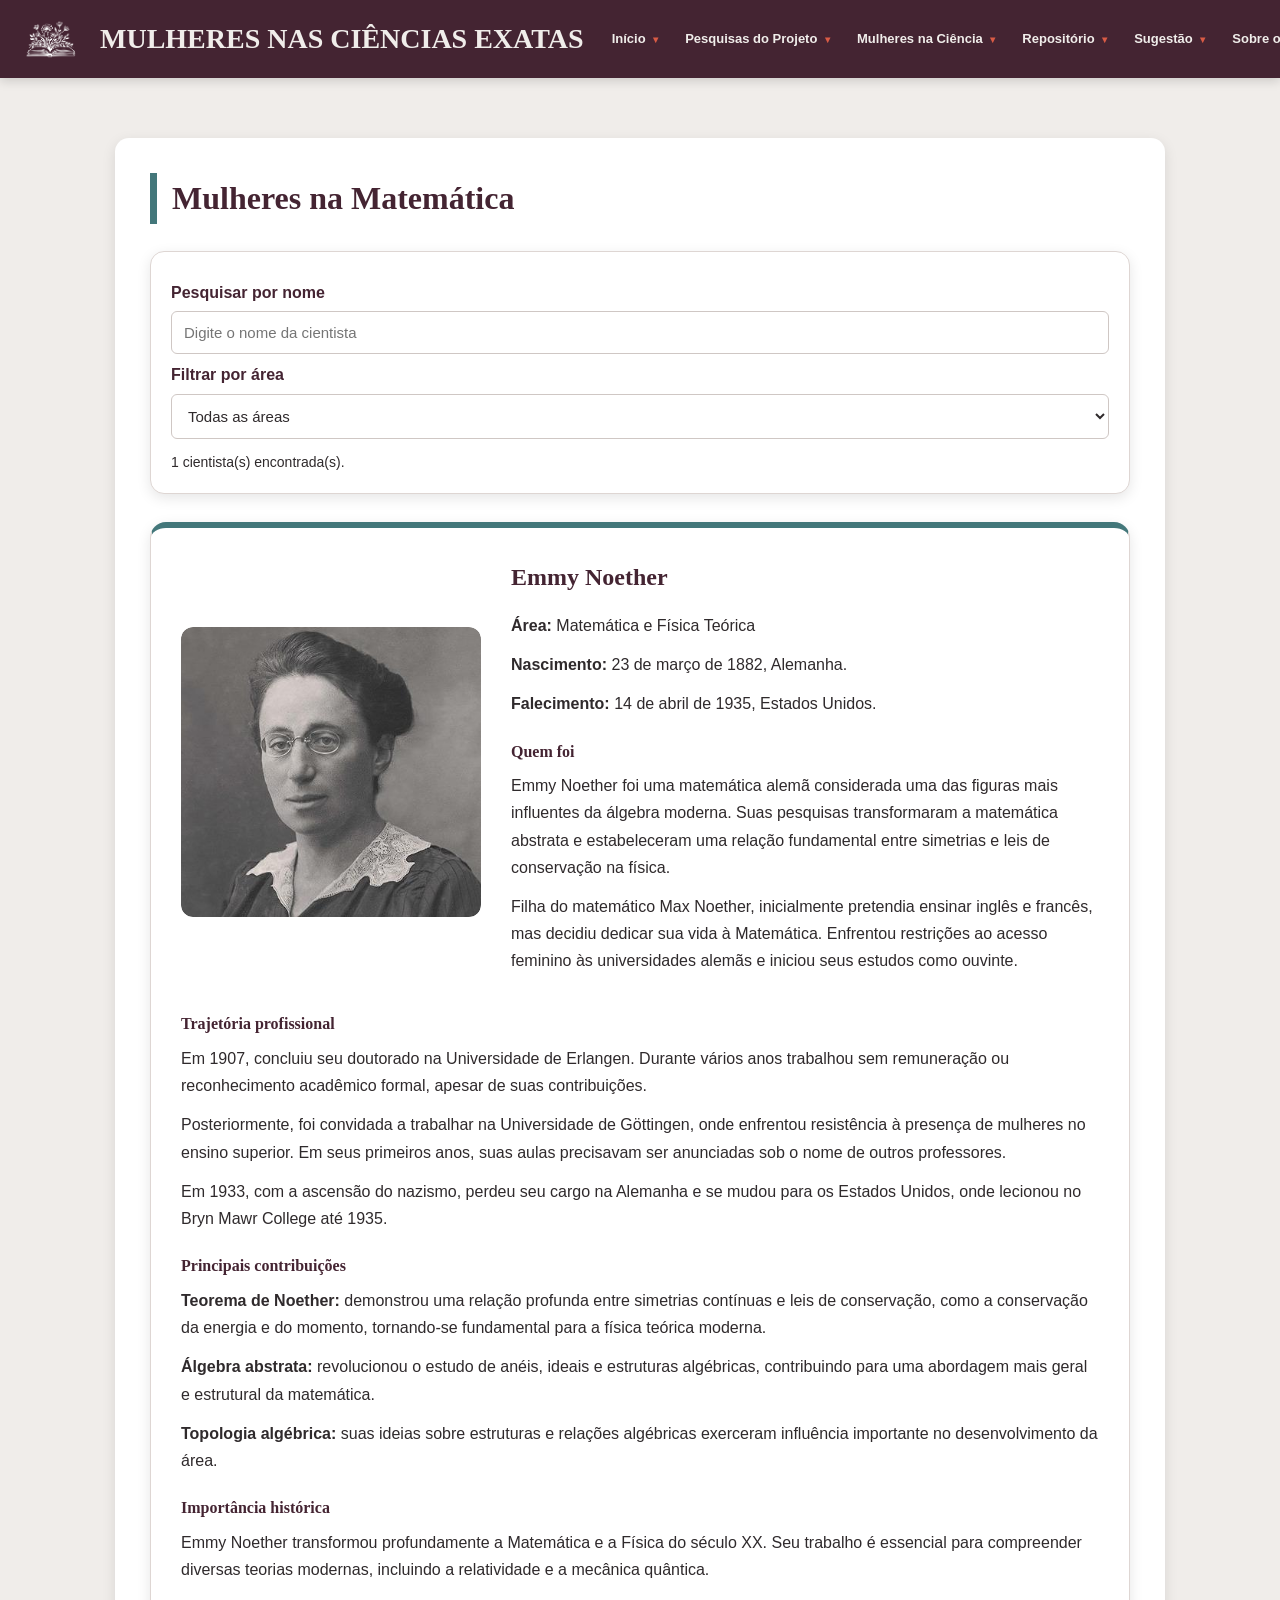
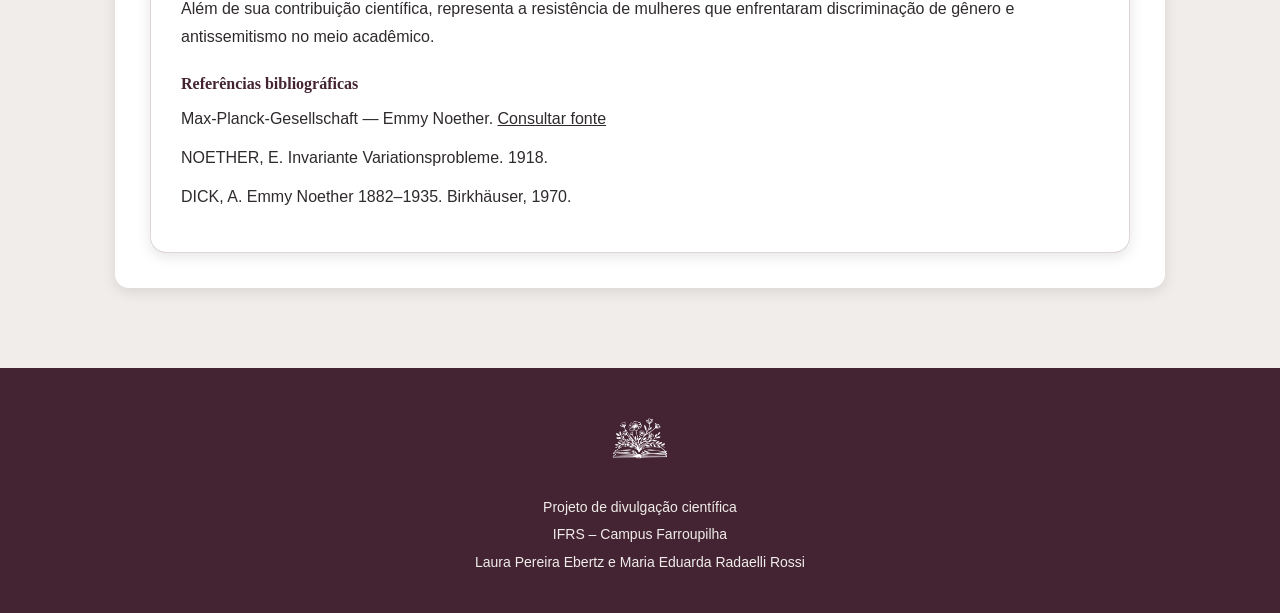
<file: matematica.html>
<!DOCTYPE html>

<html lang="pt-br">
<head>
<meta charset="utf-8"/>
<meta content="width=device-width, initial-scale=1.0" name="viewport"/>
<title>Matematica - Mulheres nas Ciências Exatas</title>
<link href="css/styles.css" rel="stylesheet"/>
<link href="css/busca-cientistas.css" rel="stylesheet"/>
<link href="css/biografias.css" rel="stylesheet"/></head>
<body>
<header>
<nav class="navbar">
<div class="nav-container">
<div class="logo-container">
<img alt="Logo do Projeto" src="images/Logomodificadosemfundo.png"/>
</div>
<h1 class="titulo-projeto">
                MULHERES NAS CIÊNCIAS EXATAS
            </h1>
<button aria-label="Abrir menu" class="menu-toggle" id="menuToggle">
                ☰
            </button>
<ul class="menu-principal" id="menuPrincipal">
<li class="dropdown">
<a href="index.html">
                        Início <span class="seta">▾</span>
</a>
<ul class="submenu">
<li><a href="index.html">Página Inicial</a></li>
</ul>
</li>
<li class="dropdown">
<a href="pesquisa-projeto.html">
                        Pesquisas do Projeto <span class="seta">▾</span>
</a>
<ul class="submenu">
<li><a href="pesquisa-projeto.html">Pesquisa do Projeto</a></li>
<li><a href="resultados.html">Resultados</a></li>
</ul>
</li>
<li class="dropdown">
<a href="cientistas.html">
                        Mulheres na Ciência <span class="seta">▾</span>
</a>
<ul class="submenu">
<li><a href="cientistas.html">Todas as Cientistas</a></li>
<li><a href="computacao.html">Computação</a></li>
<li><a href="matematica.html">Matemática</a></li>
<li><a href="astronomia.html">Astronomia</a></li>
<li><a href="fisica.html">Física</a></li>
</ul>
</li>
<li class="dropdown">
<a href="repositorio.html">
                        Repositório <span class="seta">▾</span>
</a>
<ul class="submenu">
<li><a href="repositorio.html">Repositório</a></li>
</ul>
</li>
<li class="dropdown">
<a href="sugestao.html">
                        Sugestão <span class="seta">▾</span>
</a>
<ul class="submenu">
<li><a href="sugestao.html">Sugira uma Cientista</a></li>
</ul>
</li>
<li class="dropdown">
<a href="projeto.html">
                        Sobre o Projeto <span class="seta">▾</span>
</a>
<ul class="submenu">
<li><a href="projeto.html">Sobre o Projeto</a></li>
<li><a href="autoras.html">Autoras</a></li>
</ul>
</li>
</ul>
</div>
</nav>
</header>
<main class="conteudo-principal">
<h2>Mulheres na Matemática</h2>
<section class="lista-biografias">
<article class="quadrado-info card-cientista" data-area="Matemática" data-cientista="" data-nome="Emmy Noether" id="cientista-emmy-noether">
<div class="apresentacao-cientista"><div class="imagem-cientista"><img alt="Retrato de Emmy Noether" loading="lazy" onerror="this.parentElement.style.display='none'" src="images/emmy-noether.jpg"/></div><div class="texto-cientista"><h3>Emmy Noether</h3><p><strong>Área:</strong> Matemática e Física Teórica</p><p><strong>Nascimento:</strong> 23 de março de 1882, Alemanha.</p><p><strong>Falecimento:</strong> 14 de abril de 1935, Estados Unidos.</p><h4>Quem foi</h4><p>
                Emmy Noether foi uma matemática alemã considerada
                uma das figuras mais influentes da álgebra moderna.
                Suas pesquisas transformaram a matemática abstrata
                e estabeleceram uma relação fundamental entre
                simetrias e leis de conservação na física.
            </p><p>
                Filha do matemático Max Noether, inicialmente
                pretendia ensinar inglês e francês, mas decidiu
                dedicar sua vida à Matemática. Enfrentou
                restrições ao acesso feminino às universidades
                alemãs e iniciou seus estudos como ouvinte.
            </p></div></div><h4>Trajetória profissional</h4>
<p>
                Em 1907, concluiu seu doutorado na Universidade
                de Erlangen. Durante vários anos trabalhou
                sem remuneração ou reconhecimento acadêmico
                formal, apesar de suas contribuições.
            </p>
<p>
                Posteriormente, foi convidada a trabalhar
                na Universidade de Göttingen, onde enfrentou
                resistência à presença de mulheres no ensino
                superior. Em seus primeiros anos, suas aulas
                precisavam ser anunciadas sob o nome de
                outros professores.
            </p>
<p>
                Em 1933, com a ascensão do nazismo, perdeu
                seu cargo na Alemanha e se mudou para os
                Estados Unidos, onde lecionou no
                Bryn Mawr College até 1935.
            </p>
<h4>Principais contribuições</h4>
<p>
<strong>Teorema de Noether:</strong>
                demonstrou uma relação profunda entre
                simetrias contínuas e leis de conservação,
                como a conservação da energia e do
                momento, tornando-se fundamental
                para a física teórica moderna.
            </p>
<p>
<strong>Álgebra abstrata:</strong>
                revolucionou o estudo de anéis, ideais
                e estruturas algébricas, contribuindo
                para uma abordagem mais geral e estrutural
                da matemática.
            </p>
<p>
<strong>Topologia algébrica:</strong>
                suas ideias sobre estruturas e relações
                algébricas exerceram influência importante
                no desenvolvimento da área.
            </p>
<h4>Importância histórica</h4>
<p>
                Emmy Noether transformou profundamente a
                Matemática e a Física do século XX.
                Seu trabalho é essencial para compreender
                diversas teorias modernas, incluindo
                a relatividade e a mecânica quântica.
            </p>
<p>
                Além de sua contribuição científica,
                representa a resistência de mulheres
                que enfrentaram discriminação de gênero
                e antissemitismo no meio acadêmico.
            </p>
<h4>Referências bibliográficas</h4>
<p>
                Max-Planck-Gesellschaft — Emmy Noether.
                <a href="https://www.mpg.de/16548121/Emmy-Noether" rel="noopener noreferrer" target="_blank">
                    Consultar fonte
                </a>
</p>
<p>
                NOETHER, E. Invariante Variationsprobleme. 1918.
            </p>
<p>
                DICK, A. Emmy Noether 1882–1935. Birkhäuser, 1970.
            </p>
</article>
</section>
</main>
<footer>
<div class="footer-conteudo">
<img alt="Logo Mulheres nas Ciências Exatas" src="images/Logomodificadosemfundo.png"/>
<p>Projeto de divulgação científica</p>
<p>IFRS – Campus Farroupilha</p>
<p>
                Laura Pereira Ebertz e Maria Eduarda Radaelli Rossi
            </p>
</div>
</footer>
<script src="js/script.js"></script>
<script src="js/busca-cientistas.js"></script>
</body>
</html>
</file>
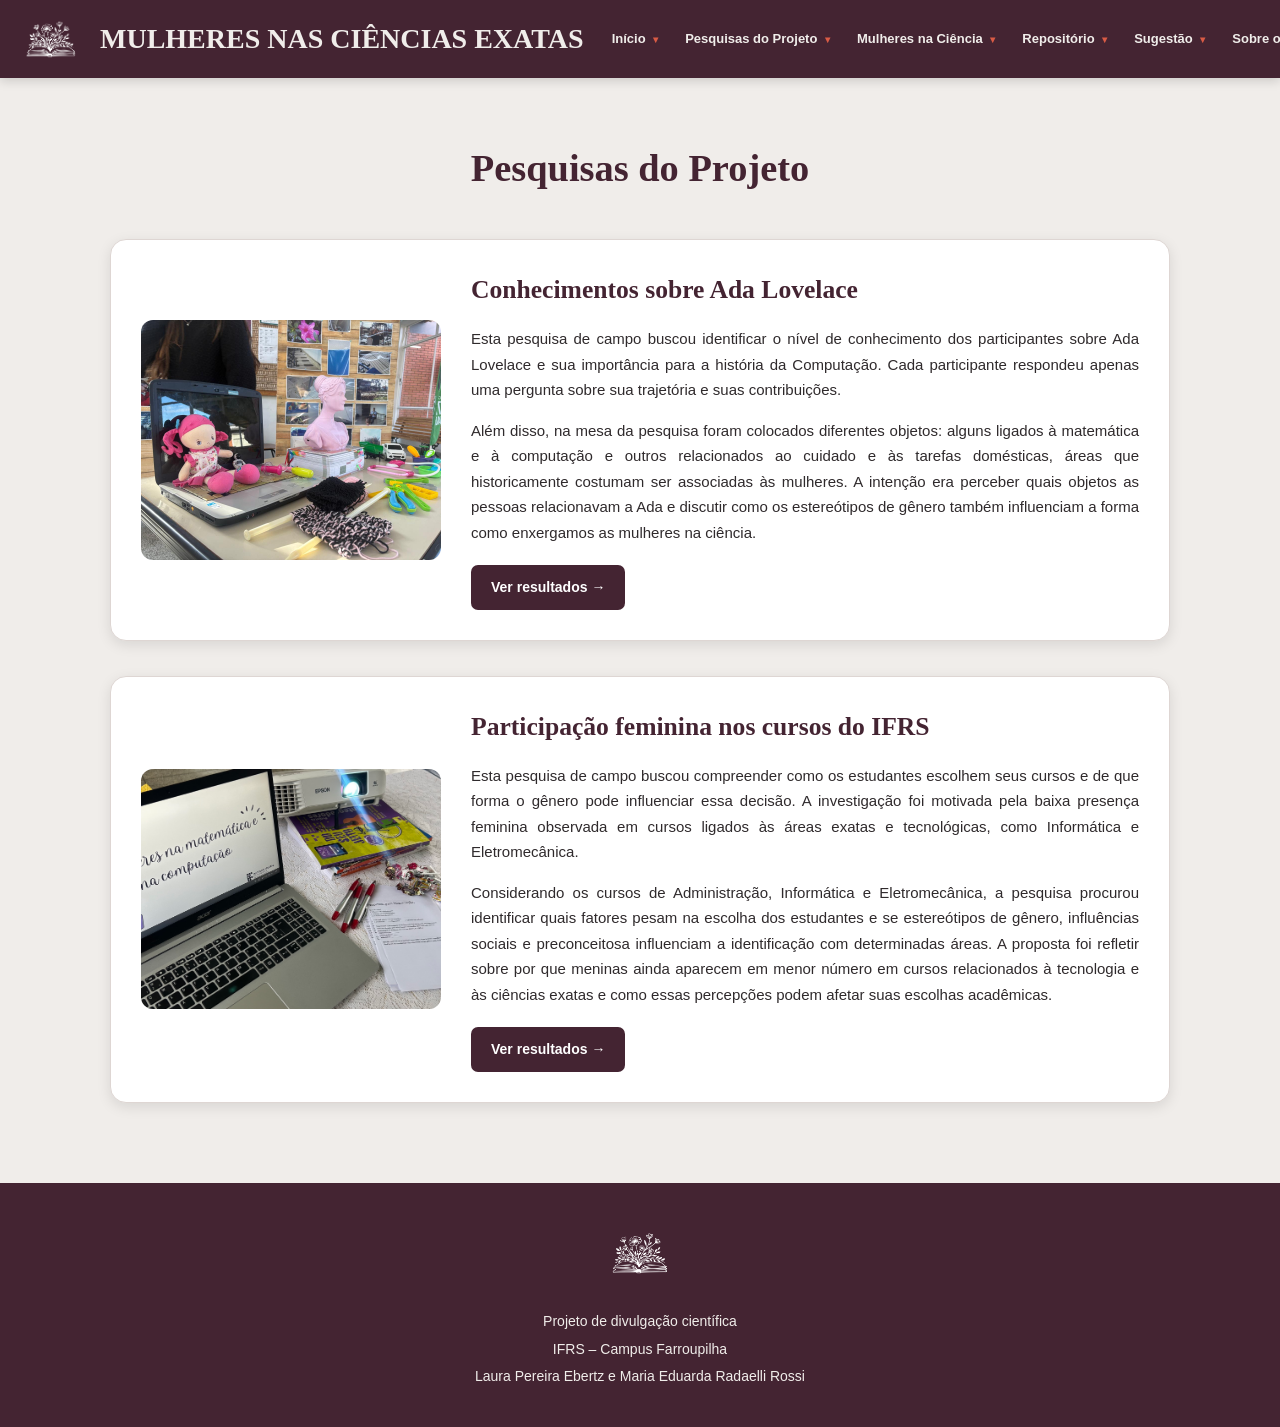
<file: pesquisa-projeto.html>
<!DOCTYPE html>
<html lang="pt-br">
<head>
<meta charset="utf-8"/>
<meta content="width=device-width, initial-scale=1.0" name="viewport"/>
<title>Pesquisas do Projeto - Mulheres nas Ciências Exatas</title>
<link href="css/styles.css" rel="stylesheet"/>
</head>
<body>
<!-- =========================
         CABEÇALHO
    ========================== -->
<header>
<nav class="navbar">
<div class="nav-container">
<div class="logo-container">
<img alt="Logo do Projeto" src="images/Logomodificadosemfundo.png"/>
</div>
<h1 class="titulo-projeto">
                    MULHERES NAS CIÊNCIAS EXATAS
                </h1>
<button aria-label="Abrir menu" class="menu-toggle" id="menuToggle">
                    ☰
                </button>
<ul class="menu-principal" id="menuPrincipal">
<!-- INÍCIO -->
<li class="dropdown">
<a href="index.html">
                            Início
                            <span class="seta">▾</span>
</a>
<ul class="submenu">
<li>
<a href="index.html">
                                    Página Inicial
                                </a>
</li>
</ul>
</li>
<!-- PESQUISAS -->
<li class="dropdown">
<a href="pesquisa-projeto.html">
                            Pesquisas do Projeto
                            <span class="seta">▾</span>
</a>
<ul class="submenu">
<li>
<a href="pesquisa-projeto.html">
                                    Pesquisa do Projeto
                                </a>
</li>
<li>
<a href="resultados.html">
                                    Resultados
                                </a>
</li>

</ul>
</li>
<!-- MULHERES NA CIÊNCIA -->
<li class="dropdown">
<a href="cientistas.html">
                            Mulheres na Ciência
                            <span class="seta">▾</span>
</a>
<ul class="submenu">
<li>
<a href="cientistas.html">
                                    Todas as Cientistas
                                </a>
</li>
<li>
<a href="computacao.html">
                                    Computação
                                </a>
</li>
<li>
<a href="matematica.html">
                                    Matemática
                                </a>
</li>
<li>
<a href="astronomia.html">
                                    Astronomia
                                </a>
</li>
<li>
<a href="fisica.html">
                                    Física
                                </a>
</li>
</ul>
</li>
<!-- REPOSITÓRIO -->
<li class="dropdown">
<a href="repositorio.html">
                            Repositório
                            <span class="seta">▾</span>
</a>
<ul class="submenu">
<li>
<a href="repositorio.html">
                                    Repositório
                                </a>
</li>
</ul>
</li>
<!-- SUGESTÃO -->
<li class="dropdown">
<a href="sugestao.html">
                            Sugestão
                            <span class="seta">▾</span>
</a>
<ul class="submenu">
<li>
<a href="sugestao.html">
                                    Sugira uma Cientista
                                </a>
</li>
</ul>
</li>
<!-- SOBRE -->
<li class="dropdown">
<a href="projeto.html">
                            Sobre o Projeto
                            <span class="seta">▾</span>
</a>
<ul class="submenu">
<li>
<a href="projeto.html">
                                    Sobre o Projeto
                                </a>
</li>
<li>
<a href="autoras.html">
                                    Autoras
                                </a>
</li>
</ul>
</li>
</ul>
</div>
</nav>
</header>
<!-- =========================
         CONTEÚDO
    ========================== -->
<main class="pagina-pesquisas">
<!-- TÍTULO DA PÁGINA -->
<section class="introducao-pesquisas">
<h2>Pesquisas do Projeto</h2>
<p>
<!-- AQUI VOCÊ PODE COLOCAR UMA INTRODUÇÃO GERAL SOBRE
            AS PESQUISAS DE CAMPO REALIZADAS PELO PROJETO -->
</p>
</section>
<!-- PESQUISAS -->
<section class="lista-pesquisas">
<!-- PESQUISA 1 -->
<article class="bloco-pesquisa">
<div class="conteudo-pesquisa-grid">
<div class="imagem-pesquisa">
<img alt="Pesquisa de campo sobre Ada Lovelace" src="images/pesquisaada.jpg"/>
</div>
<div class="texto-pesquisa">
<h3>Conhecimentos sobre Ada Lovelace</h3>
<p>
                        Esta pesquisa de campo buscou identificar o nível de conhecimento
                        dos participantes sobre Ada Lovelace e sua importância para a
                        história da Computação. Cada participante respondeu apenas uma
                        pergunta sobre sua trajetória e suas contribuições.
                    </p>
<p>
                        Além disso, na mesa da pesquisa foram colocados diferentes objetos:
                        alguns ligados à matemática e à computação e outros relacionados
                        ao cuidado e às tarefas domésticas, áreas que historicamente costumam
                        ser associadas às mulheres. A intenção era perceber quais objetos
                        as pessoas relacionavam a Ada e discutir como os estereótipos de gênero
                        também influenciam a forma como enxergamos as mulheres na ciência.
                    </p>
<a class="botao-pesquisa" href="resultados.html#pesquisa1">
                        Ver resultados →
                    </a>
</div>
</div>
</article>
<!-- PESQUISA 2 -->
<article class="bloco-pesquisa">
<div class="conteudo-pesquisa-grid">
<div class="imagem-pesquisa">
<img alt="Pesquisa de campo" src="images/intervensao.jpeg"/>
</div>
<div class="texto-pesquisa">
<h3>Participação feminina nos cursos do IFRS</h3>
<p>
                      Esta pesquisa de campo buscou compreender como os estudantes escolhem seus cursos
                      e de que forma o gênero pode influenciar essa decisão. A investigação foi motivada
                      pela baixa presença feminina observada em cursos ligados às áreas exatas e
                      tecnológicas, como Informática e Eletromecânica.

                    </p>
<p>
                      Considerando os cursos de Administração, Informática e Eletromecânica, a pesquisa
                      procurou identificar quais fatores pesam na escolha dos estudantes e se
                      estereótipos de gênero, influências sociais e preconceitosa influenciam a identificação 
                      com determinadas áreas. A proposta foi refletir sobre por que meninas ainda aparecem
                      em menor número em cursos relacionados à tecnologia e às ciências exatas e como
                      essas percepções podem afetar suas escolhas acadêmicas.

                    </p>
<a class="botao-pesquisa" href="resultados.html#pesquisa2">
                        Ver resultados →
                    </a>
</div>
</div>
</article>
</section>
</main>
<!-- =========================
         RODAPÉ
    ========================== -->
<footer>
<div class="footer-conteudo">
<img alt="Logo Mulheres nas Ciências Exatas" src="images/Logomodificadosemfundo.png"/>
<p>
                Projeto de divulgação científica
            </p>
<p>
                IFRS – Campus Farroupilha
            </p>
<p>
                Laura Pereira Ebertz e
                Maria Eduarda Radaelli Rossi
            </p>
</div>
</footer>
<script src="js/script.js"></script>
</body>
</html>
</file>
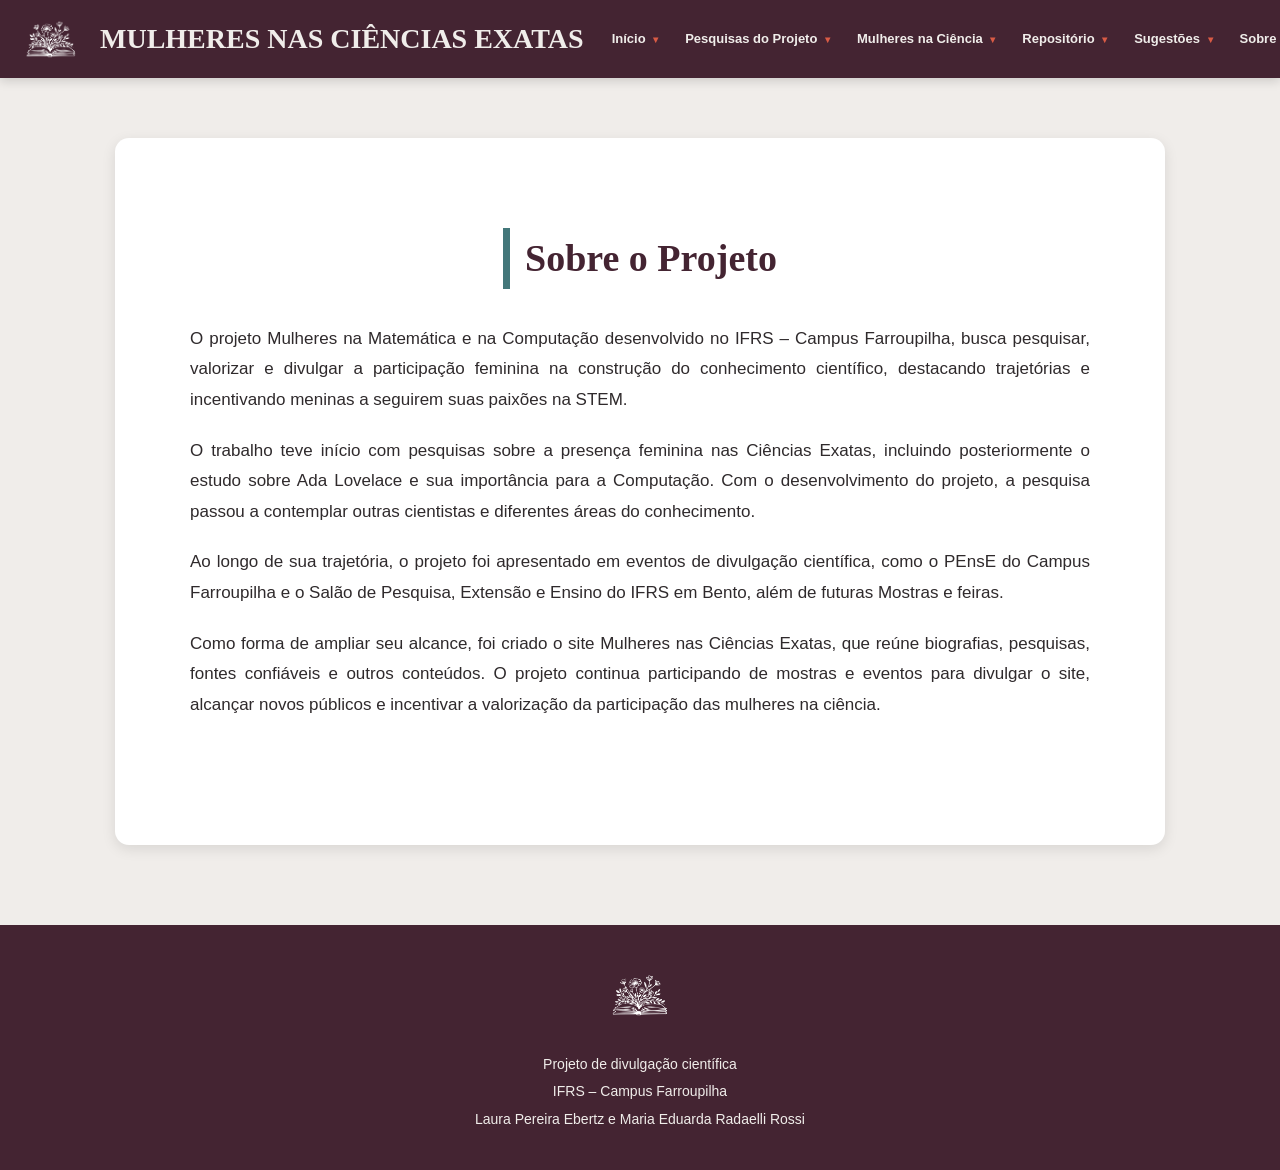
<file: projeto.html>
<!DOCTYPE html>
<html lang="pt-br">
<head>
<meta charset="utf-8"/>
<meta content="width=device-width, initial-scale=1.0" name="viewport"/>
<title>Sobre o Projeto - Mulheres nas Ciências Exatas</title>
<link href="css/styles.css" rel="stylesheet"/>
</head>
<body>
<!-- =========================
         MENU
    ========================== -->
<header>
<nav class="navbar">
<div class="nav-container">
<div class="logo-container">
<img alt="Logo do Projeto" src="images/Logomodificadosemfundo.png"/>
</div>
<h1 class="titulo-projeto">
                    MULHERES NAS CIÊNCIAS EXATAS
                </h1>
<button aria-label="Abrir menu" class="menu-toggle" id="menuToggle">
                    ☰
                </button>
<ul class="menu-principal" id="menuPrincipal">
<!-- INÍCIO -->
<li class="dropdown">
<a href="index.html">
                            Início <span class="seta">▾</span>
</a>
<ul class="submenu">
<li>
<a href="index.html">Página Inicial</a>
</li>
</ul>
</li>
<!-- PESQUISAS -->
<li class="dropdown">
<a href="pesquisa-projeto.html">
                            Pesquisas do Projeto <span class="seta">▾</span>
</a>
<ul class="submenu">
<li>
<a href="pesquisa-projeto.html">
                                    Pesquisa do Projeto
                                </a>
</li>
<li>
<a href="resultados.html">
                                    Resultados
                                </a>
</li>

</ul>
</li>
<!-- MULHERES NA CIÊNCIA -->
<li class="dropdown">
<a href="cientistas.html">
                            Mulheres na Ciência <span class="seta">▾</span>
</a>
<ul class="submenu">
<li>
<a href="cientistas.html">
                                    Todas as Cientistas
                                </a>
</li>
<li>
<a href="computacao.html">
                                    Computação
                                </a>
</li>
<li>
<a href="matematica.html">
                                    Matemática
                                </a>
</li>
<li>
<a href="astronomia.html">
                                    Astronomia
                                </a>
</li>
<li>
<a href="fisica.html">
                                    Física
                                </a>
</li>
</ul>
</li>
<!-- REPOSITÓRIO -->
<li class="dropdown">
<a href="repositorio.html">
                            Repositório <span class="seta">▾</span>
</a>
<ul class="submenu">
<li>
<a href="repositorio.html">
                                    Repositório
                                </a>
</li>
</ul>
</li>
<!-- SUGESTÕES -->
<li class="dropdown">
<a href="sugestao.html">
                            Sugestões <span class="seta">▾</span>
</a>
<ul class="submenu">
<li>
<a href="sugestao.html">
                                    Contribua com o Projeto
                                </a>
</li>
</ul>
</li>
<!-- SOBRE O PROJETO -->
<li class="dropdown">
<a href="projeto.html">
                            Sobre o Projeto <span class="seta">▾</span>
</a>
<ul class="submenu">
<li>
<a href="projeto.html">
                                    Sobre o Projeto
                                </a>
</li>
<li>
<a href="autoras.html">
                                    Equipe do Projeto
                                </a>
</li>
</ul>
</li>
</ul>
</div>
</nav>
</header>
<!-- =========================
         CONTEÚDO
    ========================== -->
<main class="conteudo-principal">
<section class="sobre-projeto">
<div class="titulo-pagina">
<span class="detalhe-titulo"></span>
<h2>Sobre o Projeto</h2>
<span class="detalhe-titulo"></span>
</div>
<div class="texto-sobre">
<p>
        O projeto Mulheres na Matemática e na Computação
        desenvolvido no IFRS – Campus Farroupilha, busca pesquisar,
        valorizar e divulgar a participação feminina na construção do
        conhecimento científico, destacando trajetórias e incentivando meninas
        a seguirem suas paixões na STEM. 
    </p>
<p>
        O trabalho teve início com pesquisas sobre a presença feminina
        nas Ciências Exatas, incluindo posteriormente o estudo sobre
        Ada Lovelace e sua importância para a Computação.
        Com o desenvolvimento do projeto, a pesquisa passou a contemplar
        outras cientistas e diferentes áreas do conhecimento.
    </p>
<p>
        Ao longo de sua trajetória, o projeto foi apresentado em eventos
        de divulgação científica, como o PEnsE do Campus Farroupilha e o
        Salão de Pesquisa, Extensão e Ensino do IFRS em Bento,
        além de futuras Mostras e feiras. 
    </p>
<p>
        Como forma de ampliar seu alcance, foi criado o site
        Mulheres nas Ciências Exatas, que reúne
        biografias, pesquisas, fontes confiáveis e outros conteúdos.
        O projeto continua participando de mostras e eventos para
        divulgar o site, alcançar novos públicos e incentivar a
        valorização da participação das mulheres na ciência.
    </p>
</div>

</section>
</main>
<!-- =========================
         RODAPÉ
    ========================== -->
<footer>
<div class="footer-conteudo">
<img alt="Logo Mulheres nas Ciências Exatas" src="images/Logomodificadosemfundo.png"/>
<p>Projeto de divulgação científica</p>
<p>IFRS – Campus Farroupilha</p>
<p>
                Laura Pereira Ebertz e Maria Eduarda Radaelli Rossi
            </p>
</div>
</footer>
<script src="js/script.js"></script>
</body>
</html>
</file>
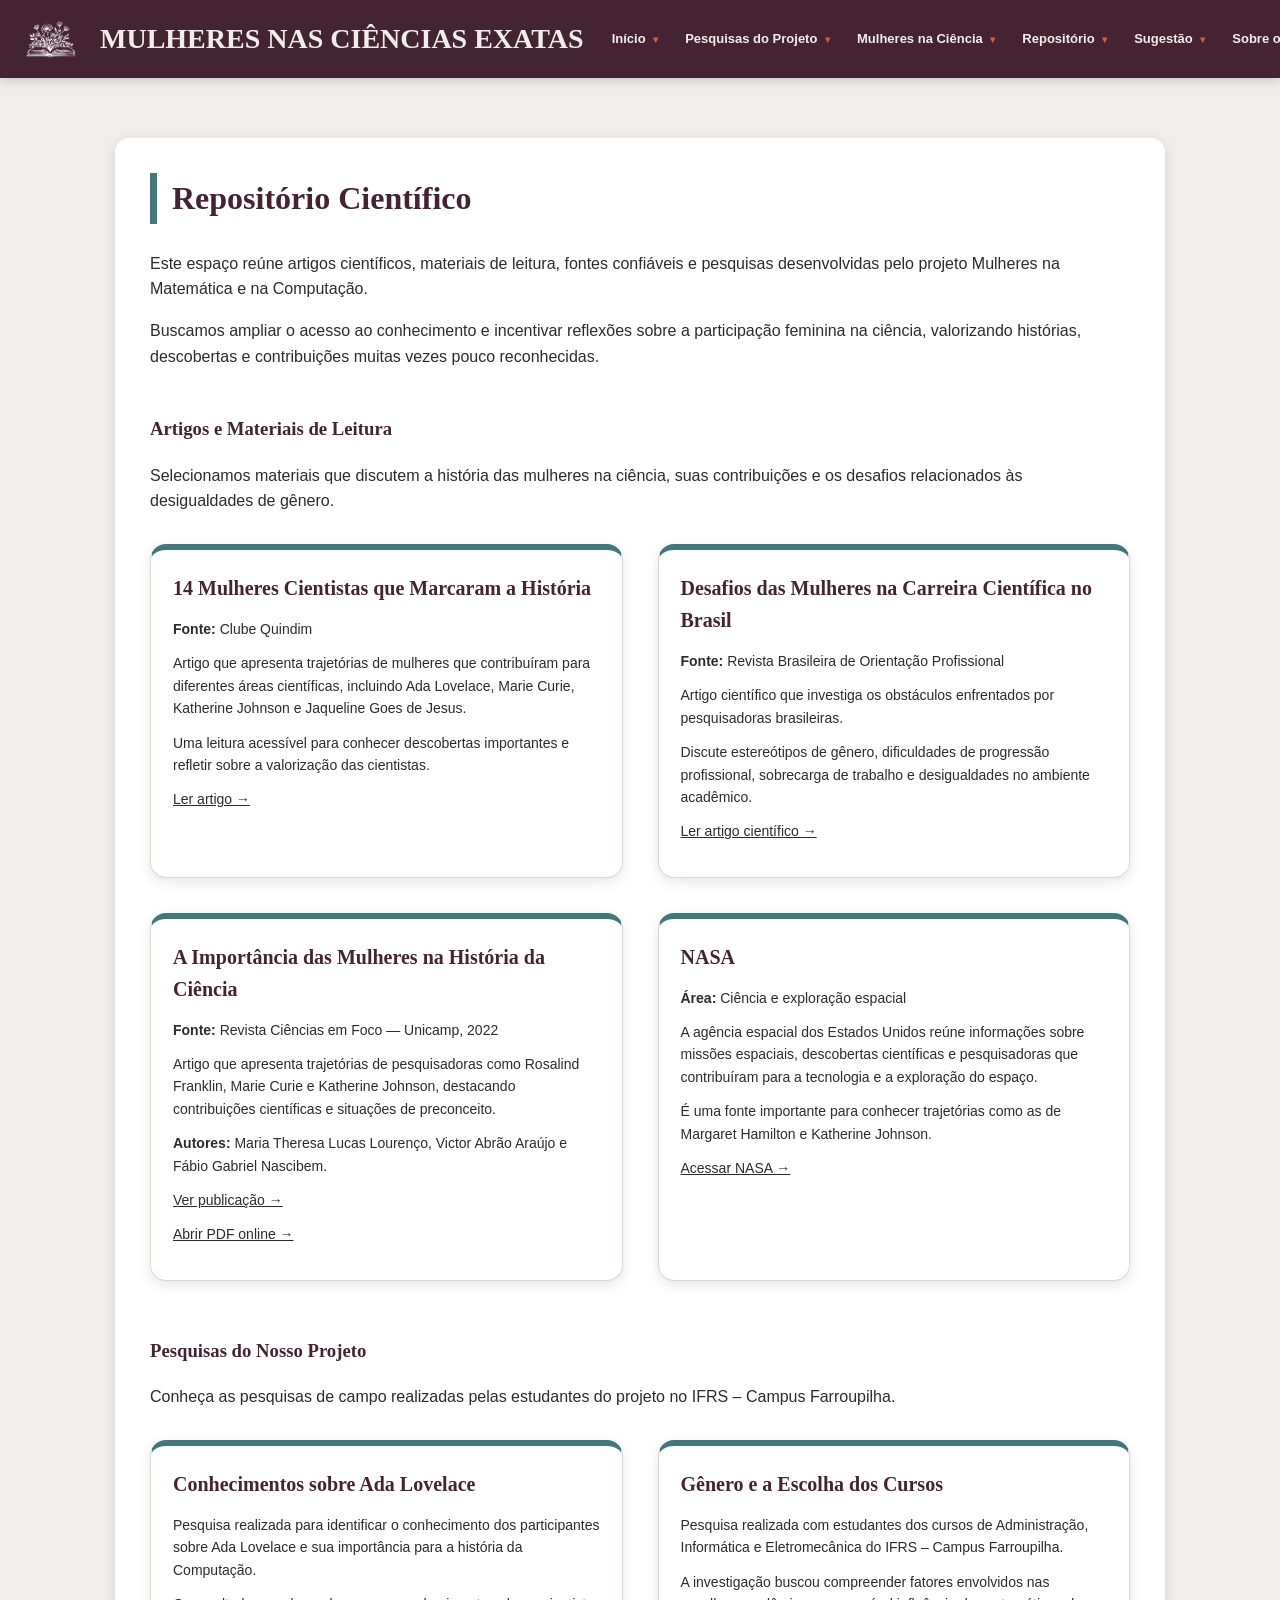
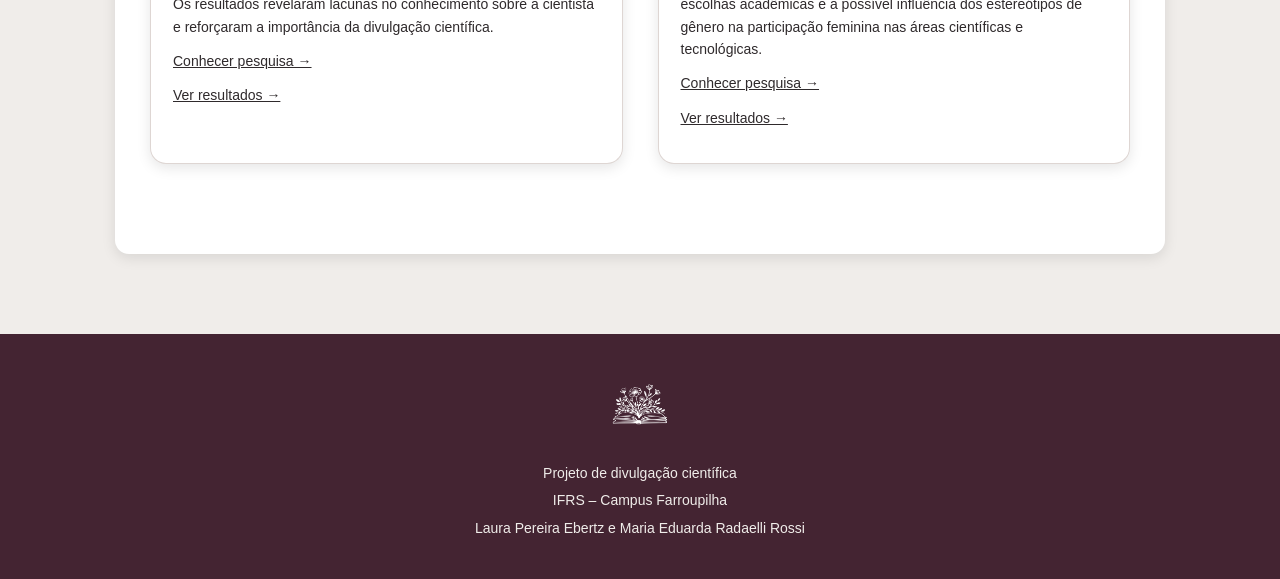
<file: repositorio.html>
<!DOCTYPE html>
<html lang="pt-br">

<head>
    <meta charset="UTF-8">

    <meta name="viewport"
          content="width=device-width, initial-scale=1.0">

    <title>Repositório - Mulheres nas Ciências Exatas</title>

    <link rel="stylesheet" href="css/styles.css">
    <link rel="stylesheet" href="css/biografias.css">

    <style>
        /* ESPAÇAMENTO ENTRE AS SEÇÕES */

        .conteudo-principal > section {
            margin-top: 45px;
            margin-bottom: 55px;
        }

        /* ORGANIZAÇÃO DOS QUADRADOS */

        .conteudo-principal .lista-biografias {
            display: grid;
            grid-template-columns: repeat(2, minmax(0, 1fr));
            gap: 35px;
            margin: 30px 0 45px;
        }

        /* QUADRADOS MENORES */

        .conteudo-principal .lista-biografias .quadrado-info {
            padding: 22px;
            min-height: 0;
            height: auto;
            width: 100%;
        }

        /* TÍTULOS DOS QUADRADOS */

        .conteudo-principal .lista-biografias .quadrado-info h3 {
            font-size: 20px;
            margin-bottom: 14px;
        }

        /* TEXTO DOS QUADRADOS */

        .conteudo-principal .lista-biografias .quadrado-info p {
            font-size: 14px;
            line-height: 1.6;
            margin-bottom: 12px;
        }

        /* RESPONSIVIDADE PARA CELULARES */

        @media (max-width: 768px) {

            .conteudo-principal .lista-biografias {
                grid-template-columns: 1fr;
                gap: 25px;
            }

            .conteudo-principal .lista-biografias .quadrado-info {
                padding: 20px;
            }

        }
    </style>

</head>

<body>

    <!-- ====================================
         CABEÇALHO
    ===================================== -->

    <header>
        <nav class="navbar">

            <div class="nav-container">

                <!-- LOGO -->
                <div class="logo-container">
                    <img
                        src="images/Logomodificadosemfundo.png"
                        alt="Logo do Projeto">
                </div>

                <!-- TÍTULO -->
                <h1 class="titulo-projeto">
                    MULHERES NAS CIÊNCIAS EXATAS
                </h1>

                <!-- MENU RESPONSIVO -->
                <button
                    class="menu-toggle"
                    id="menuToggle"
                    type="button"
                    aria-label="Abrir menu"
                    aria-controls="menuPrincipal">
                    ☰
                </button>

                <!-- MENU PRINCIPAL -->
                <ul class="menu-principal" id="menuPrincipal">

                    <!-- INÍCIO -->
                    <li class="dropdown">

                        <a href="index.html">
                            Início
                            <span class="seta">▾</span>
                        </a>

                        <ul class="submenu">
                            <li>
                                <a href="index.html">
                                    Página Inicial
                                </a>
                            </li>
                        </ul>

                    </li>

                    <!-- PESQUISAS -->
                    <li class="dropdown">

                        <a href="pesquisa-projeto.html">
                            Pesquisas do Projeto
                            <span class="seta">▾</span>
                        </a>

                        <ul class="submenu">

                            <li>
                                <a href="pesquisa-projeto.html">
                                    Pesquisa do Projeto
                                </a>
                            </li>

                            <li>
                                <a href="resultados.html">
                                    Resultados
                                </a>
                            </li>

                        </ul>

                    </li>

                    <!-- MULHERES NA CIÊNCIA -->
                    <li class="dropdown">

                        <a href="cientistas.html">
                            Mulheres na Ciência
                            <span class="seta">▾</span>
                        </a>

                        <ul class="submenu">

                            <li>
                                <a href="cientistas.html">
                                    Todas as Cientistas
                                </a>
                            </li>

                            <li>
                                <a href="computacao.html">
                                    Computação
                                </a>
                            </li>

                            <li>
                                <a href="matematica.html">
                                    Matemática
                                </a>
                            </li>

                            <li>
                                <a href="astronomia.html">
                                    Astronomia
                                </a>
                            </li>

                            <li>
                                <a href="fisica.html">
                                    Física
                                </a>
                            </li>

                        </ul>

                    </li>

                    <!-- REPOSITÓRIO -->
                    <li class="dropdown">

                        <a href="repositorio.html">
                            Repositório
                            <span class="seta">▾</span>
                        </a>

                        <ul class="submenu">

                            <li>
                                <a href="repositorio.html">
                                    Repositório
                                </a>
                            </li>

                            </ul>

                    </li>

                    <!-- SUGESTÃO -->
                    <li class="dropdown">

                        <a href="sugestao.html">
                            Sugestão
                            <span class="seta">▾</span>
                        </a>

                        <ul class="submenu">
                            <li>
                                <a href="sugestao.html">
                                    Sugira uma Cientista
                                </a>
                            </li>
                        </ul>

                    </li>

                    <!-- SOBRE O PROJETO -->
                    <li class="dropdown">

                        <a href="projeto.html">
                            Sobre o Projeto
                            <span class="seta">▾</span>
                        </a>

                        <ul class="submenu">

                            <li>
                                <a href="projeto.html">
                                    Sobre o Projeto
                                </a>
                            </li>

                            <li>
                                <a href="autoras.html">
                                    Autoras
                                </a>
                            </li>

                        </ul>

                    </li>

                </ul>

            </div>

        </nav>
    </header>


    <!-- ====================================
         CONTEÚDO DO REPOSITÓRIO
    ===================================== -->

    <main class="conteudo-principal">

        <h2>Repositório Científico</h2>

        <p>
            Este espaço reúne artigos científicos,
            materiais de leitura, fontes confiáveis
            e pesquisas desenvolvidas pelo projeto
            Mulheres na Matemática e na Computação.
        </p>

        <p>
            Buscamos ampliar o acesso ao conhecimento
            e incentivar reflexões sobre a participação
            feminina na ciência, valorizando histórias,
            descobertas e contribuições muitas vezes
            pouco reconhecidas.
        </p>


        <!-- ====================================
             ARTIGOS E MATERIAIS DE LEITURA
        ===================================== -->

        <section>

            <h3>Artigos e Materiais de Leitura</h3>

            <p>
                Selecionamos materiais que discutem
                a história das mulheres na ciência,
                suas contribuições e os desafios
                relacionados às desigualdades de gênero.
            </p>

            <div class="lista-biografias">

                <!-- QUINDIM -->

                <article class="quadrado-info card-cientista">

                    <h3>
                        14 Mulheres Cientistas que
                        Marcaram a História
                    </h3>

                    <p>
                        <strong>Fonte:</strong>
                        Clube Quindim
                    </p>

                    <p>
                        Artigo que apresenta trajetórias
                        de mulheres que contribuíram para
                        diferentes áreas científicas,
                        incluindo Ada Lovelace,
                        Marie Curie, Katherine Johnson
                        e Jaqueline Goes de Jesus.
                    </p>

                    <p>
                        Uma leitura acessível para
                        conhecer descobertas importantes
                        e refletir sobre a valorização
                        das cientistas.
                    </p>

                    <p>
                        <a
                            href="https://quindim.com.br/blog/mulheres-cientistas/amp/"
                            target="_blank"
                            rel="noopener noreferrer">
                            Ler artigo →
                        </a>
                    </p>

                </article>


                <!-- PEPSIC -->

                <article class="quadrado-info card-cientista">

                    <h3>
                        Desafios das Mulheres na
                        Carreira Científica no Brasil
                    </h3>

                    <p>
                        <strong>Fonte:</strong>
                        Revista Brasileira de Orientação Profissional
                    </p>

                    <p>
                        Artigo científico que investiga
                        os obstáculos enfrentados por
                        pesquisadoras brasileiras.
                    </p>

                    <p>
                        Discute estereótipos de gênero,
                        dificuldades de progressão
                        profissional, sobrecarga de
                        trabalho e desigualdades
                        no ambiente acadêmico.
                    </p>

                    <p>
                        <a
                            href="https://pepsic.scielo.org/scielo.php?script=sci_arttext&amp;pid=S1679-33902021000100002"
                            target="_blank"
                            rel="noopener noreferrer">
                            Ler artigo científico →
                        </a>
                    </p>

                </article>


                <!-- REVISTA CIÊNCIAS EM FOCO -->

                <article class="quadrado-info card-cientista">

                    <h3>
                        A Importância das Mulheres
                        na História da Ciência
                    </h3>

                    <p>
                        <strong>Fonte:</strong>
                        Revista Ciências em Foco —
                        Unicamp, 2022
                    </p>

                    <p>
                        Artigo que apresenta trajetórias
                        de pesquisadoras como Rosalind
                        Franklin, Marie Curie e Katherine
                        Johnson, destacando contribuições
                        científicas e situações de
                        preconceito.
                    </p>

                    <p>
                        <strong>Autores:</strong>
                        Maria Theresa Lucas Lourenço,
                        Victor Abrão Araújo e
                        Fábio Gabriel Nascibem.
                    </p>

                    <!-- ARTIGO NO SITE DA UNICAMP -->

                    <p>
                        <a
                            href="https://econtents.sbu.unicamp.br/inpec/index.php/cef/article/view/16101"
                            target="_blank"
                            rel="noopener noreferrer">
                            Ver publicação →
                        </a>
                    </p>

                    <!-- PDF ONLINE DA UNICAMP -->

                    <p>
                        <a
                            href="https://econtents.sbu.unicamp.br/inpec/index.php/cef/article/view/16101/12953"
                            target="_blank"
                            rel="noopener noreferrer">
                            Abrir PDF online →
                        </a>
                    </p>

                </article>


                <!-- NASA -->

                <article class="quadrado-info card-cientista">

                    <h3>NASA</h3>

                    <p>
                        <strong>Área:</strong>
                        Ciência e exploração espacial
                    </p>

                    <p>
                        A agência espacial dos Estados
                        Unidos reúne informações sobre
                        missões espaciais, descobertas
                        científicas e pesquisadoras
                        que contribuíram para a tecnologia
                        e a exploração do espaço.
                    </p>

                    <p>
                        É uma fonte importante para
                        conhecer trajetórias como
                        as de Margaret Hamilton
                        e Katherine Johnson.
                    </p>

                    <p>
                        <a
                            href="https://www.nasa.gov/"
                            target="_blank"
                            rel="noopener noreferrer">
                            Acessar NASA →
                        </a>
                    </p>

                </article>

            </div>

        </section>


        <!-- ====================================
             PESQUISAS DO PROJETO
        ===================================== -->

        <section>

            <h3>Pesquisas do Nosso Projeto</h3>

            <p>
                Conheça as pesquisas de campo
                realizadas pelas estudantes do projeto
                no IFRS – Campus Farroupilha.
            </p>

            <div class="lista-biografias">

                <!-- PESQUISA SOBRE ADA LOVELACE -->

                <article class="quadrado-info card-cientista">

                    <h3>
                        Conhecimentos sobre Ada Lovelace
                    </h3>

                    <p>
                        Pesquisa realizada para identificar
                        o conhecimento dos participantes
                        sobre Ada Lovelace e sua importância
                        para a história da Computação.
                    </p>

                    <p>
                        Os resultados revelaram lacunas
                        no conhecimento sobre a cientista
                        e reforçaram a importância
                        da divulgação científica.
                    </p>

                    <p>
                        <a href="pesquisa-projeto.html">
                            Conhecer pesquisa →
                        </a>
                    </p>

                    <p>
                        <a href="resultados.html#pesquisa1">
                            Ver resultados →
                        </a>
                    </p>

                </article>


                <!-- PESQUISA SOBRE GÊNERO -->

                <article class="quadrado-info card-cientista">

                    <h3>
                        Gênero e a Escolha dos Cursos
                    </h3>

                    <p>
                        Pesquisa realizada com estudantes
                        dos cursos de Administração,
                        Informática e Eletromecânica
                        do IFRS – Campus Farroupilha.
                    </p>

                    <p>
                        A investigação buscou compreender
                        fatores envolvidos nas escolhas
                        acadêmicas e a possível influência
                        dos estereótipos de gênero
                        na participação feminina
                        nas áreas científicas
                        e tecnológicas.
                    </p>

                    <p>
                        <a href="pesquisa-projeto.html">
                            Conhecer pesquisa →
                        </a>
                    </p>

                    <p>
                        <a href="resultados.html#pesquisa2">
                            Ver resultados →
                        </a>
                    </p>

                </article>

            </div>

        </section>

    </main>


    <!-- ====================================
         RODAPÉ
    ===================================== -->

    <footer>

        <div class="footer-conteudo">

            <img
                src="images/Logomodificadosemfundo.png"
                alt="Logo Mulheres nas Ciências Exatas">

            <p>
                Projeto de divulgação científica
            </p>

            <p>
                IFRS – Campus Farroupilha
            </p>

            <p>
                Laura Pereira Ebertz e
                Maria Eduarda Radaelli Rossi
            </p>

        </div>

    </footer>

    <!-- JAVASCRIPT DO MENU -->
    <script src="js/script.js"></script>

</body>
</html>
</file>
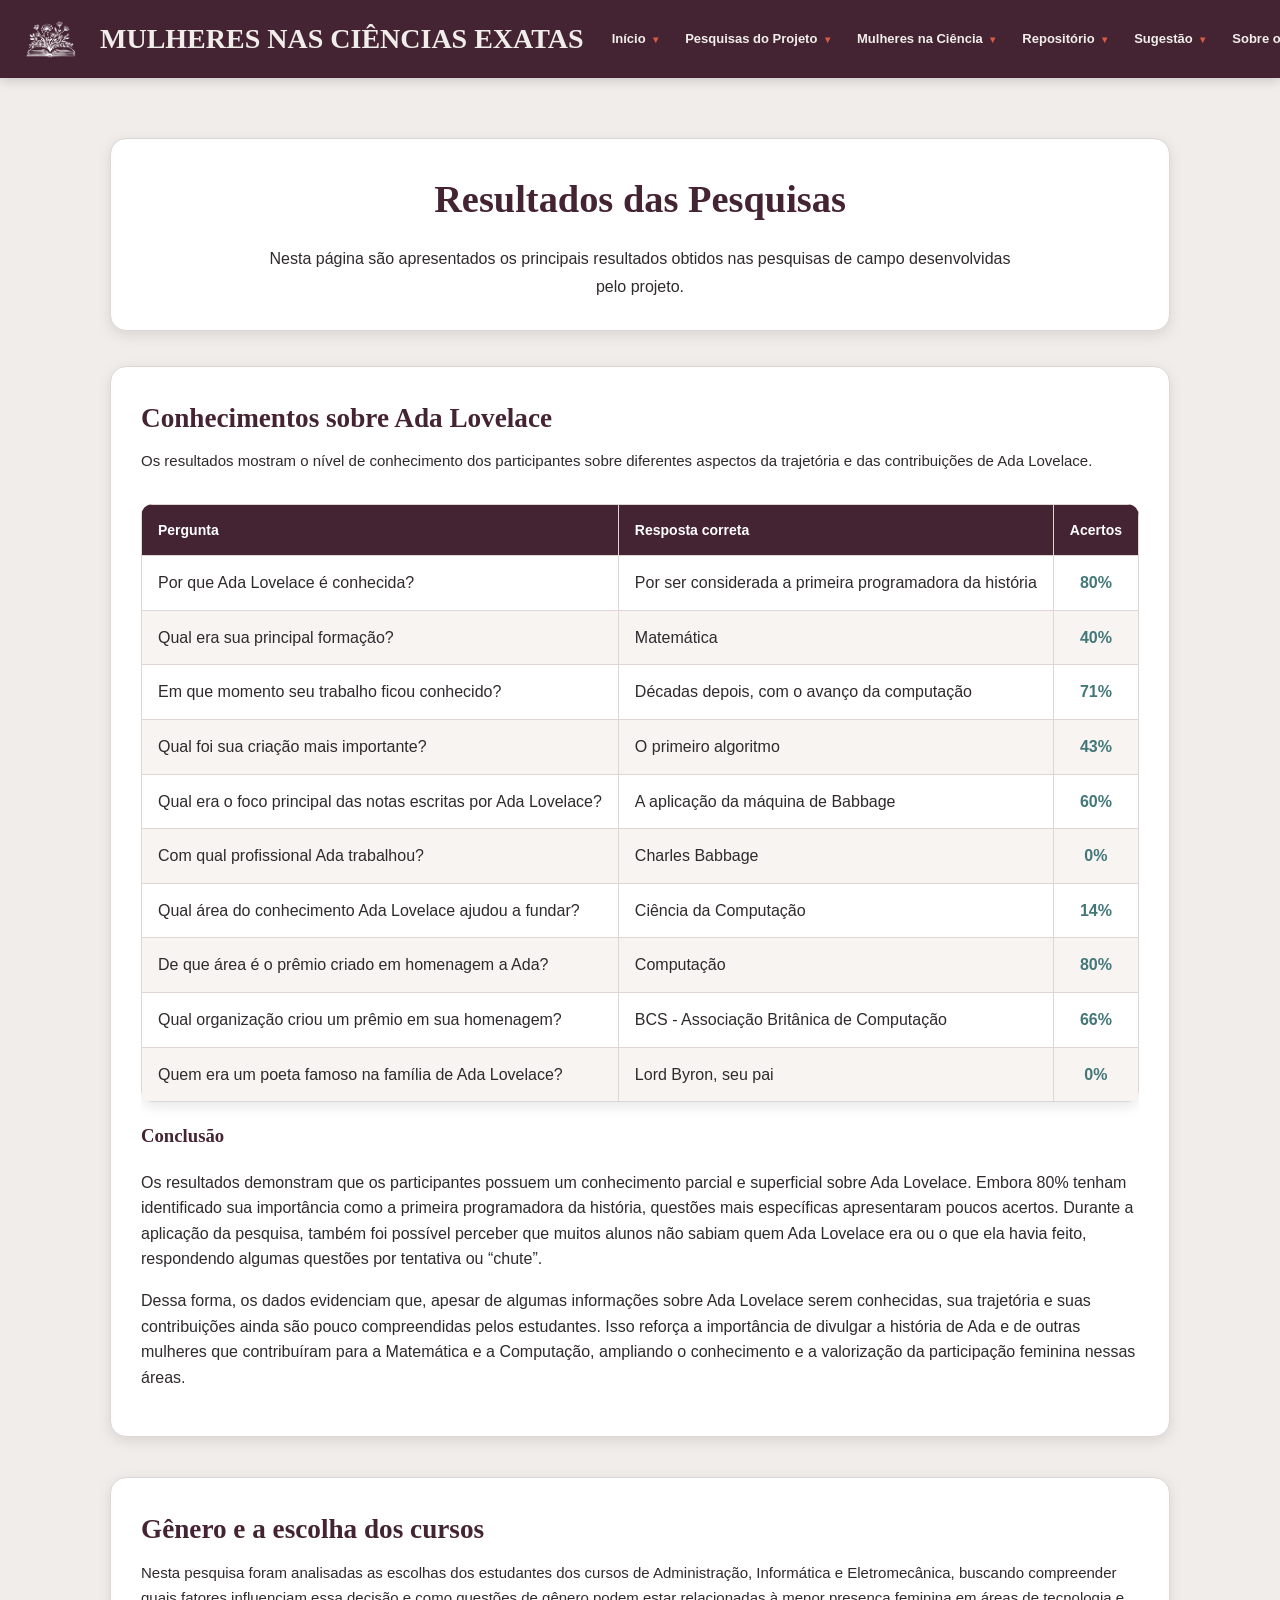
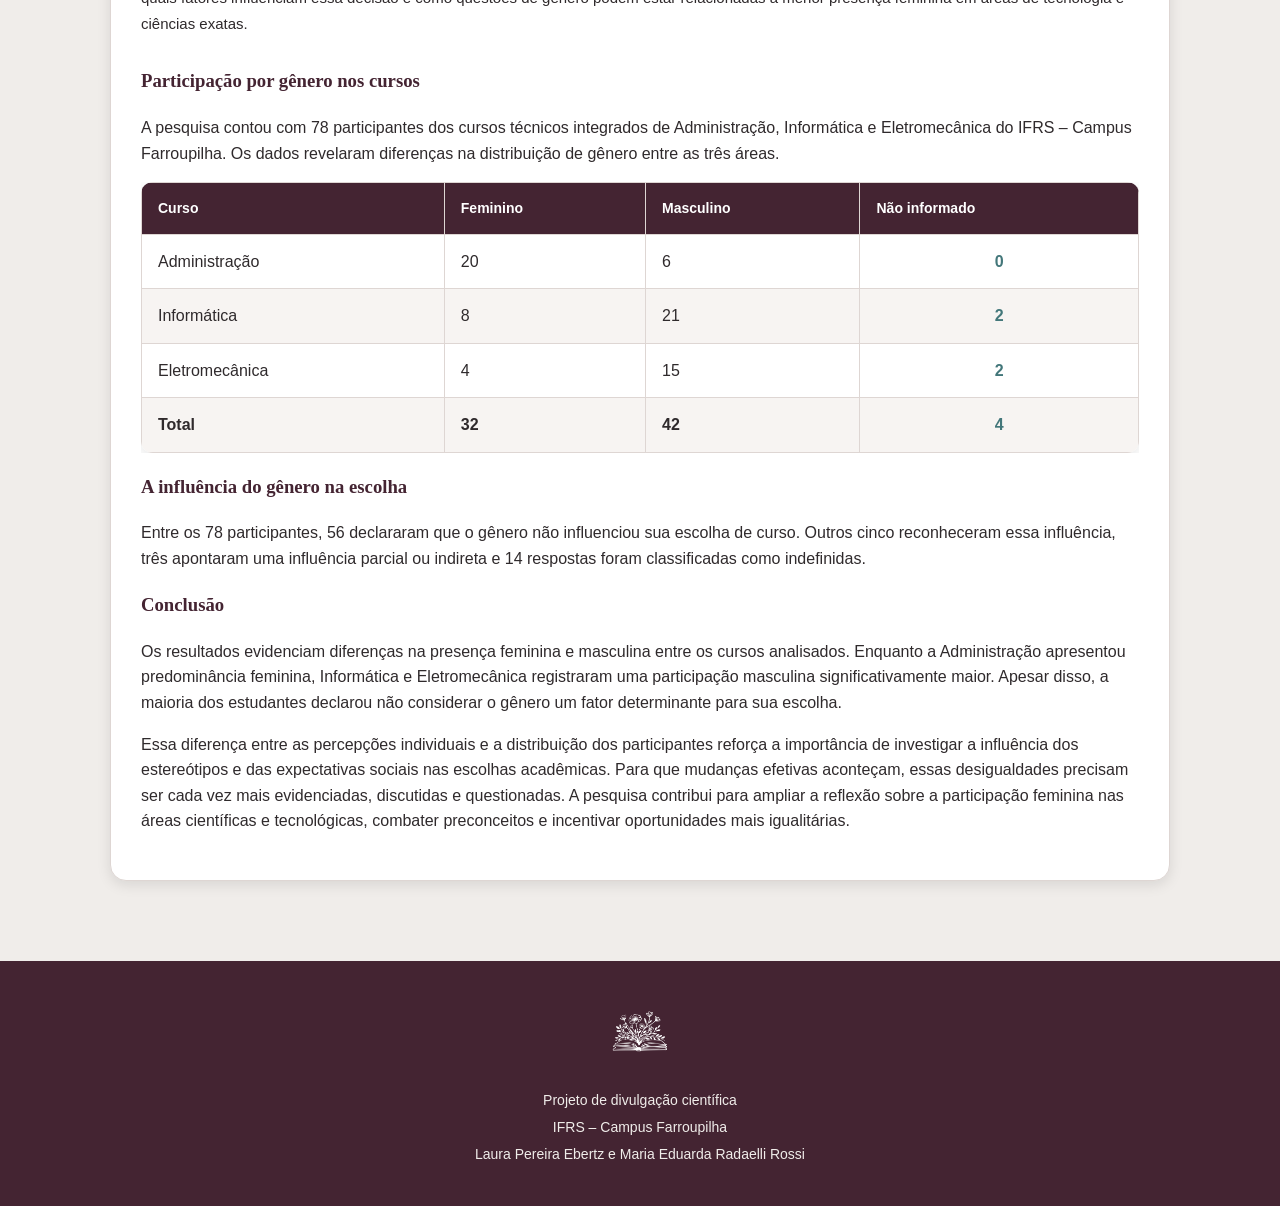
<file: resultados.html>
<!DOCTYPE html>
<html lang="pt-br">
<head>
<meta charset="utf-8"/>
<meta content="width=device-width, initial-scale=1.0" name="viewport"/>
<title>Resultados - Mulheres nas Ciências Exatas</title>
<link href="css/styles.css" rel="stylesheet"/>
</head>
<body>
<header>
<nav class="navbar">
<div class="nav-container">
<div class="logo-container">
<img alt="Logo do Projeto" src="images/Logomodificadosemfundo.png"/>
</div>
<h1 class="titulo-projeto">
                    MULHERES NAS CIÊNCIAS EXATAS
                </h1>
<button aria-label="Abrir menu" class="menu-toggle" id="menuToggle">
                    ☰
                </button>
<ul class="menu-principal" id="menuPrincipal">
<li class="dropdown">
<a href="index.html">
                            Início <span class="seta">▾</span>
</a>
<ul class="submenu">
<li>
<a href="index.html">Página Inicial</a>
</li>
</ul>
</li>
<li class="dropdown">
<a href="pesquisa-projeto.html">
                            Pesquisas do Projeto <span class="seta">▾</span>
</a>
<ul class="submenu">
<li>
<a href="pesquisa-projeto.html">
                                    Pesquisa do Projeto
                                </a>
</li>
<li>
<a href="resultados.html">
                                    Resultados
                                </a>
</li>

</ul>
</li>
<li class="dropdown">
<a href="cientistas.html">
                            Mulheres na Ciência <span class="seta">▾</span>
</a>
<ul class="submenu">
<li>
<a href="cientistas.html">
                                    Todas as Cientistas
                                </a>
</li>
<li>
<a href="computacao.html">
                                    Computação
                                </a>
</li>
<li>
<a href="matematica.html">
                                    Matemática
                                </a>
</li>
<li>
<a href="astronomia.html">
                                    Astronomia
                                </a>
</li>
<li>
<a href="fisica.html">
                                    Física
                                </a>
</li>
</ul>
</li>
<li class="dropdown">
<a href="repositorio.html">
                            Repositório <span class="seta">▾</span>
</a>
<ul class="submenu">
<li>
<a href="repositorio.html">
                                    Repositório
                                </a>
</li>
</ul>
</li>
<li class="dropdown">
<a href="sugestao.html">
                            Sugestão <span class="seta">▾</span>
</a>
<ul class="submenu">
<li>
<a href="sugestao.html">
                                    Sugira uma Cientista
                                </a>
</li>
</ul>
</li>
<li class="dropdown">
<a href="projeto.html">
                            Sobre o Projeto <span class="seta">▾</span>
</a>
<ul class="submenu">
<li>
<a href="projeto.html">
                                    Sobre o Projeto
                                </a>
</li>
<li>
<a href="autoras.html">
                                    Autoras
                                </a>
</li>
</ul>
</li>
</ul>
</div>
</nav>
</header>
<main class="pagina-resultados">
<section class="introducao-resultados">
<h2>Resultados das Pesquisas</h2>
<p>
                Nesta página são apresentados os principais resultados obtidos
                nas pesquisas de campo desenvolvidas pelo projeto.
            </p>
</section>
<!-- =========================
             PESQUISA 1
        ========================== -->
<section class="resultado-pesquisa" id="pesquisa1">
<div class="cabecalho-resultado">
<div>
<h3>
                        Conhecimentos sobre Ada Lovelace
                    </h3>
<p>
                        Os resultados mostram o nível de conhecimento dos participantes
                        sobre diferentes aspectos da trajetória e das contribuições de
                        Ada Lovelace.
                    </p>
</div>
</div>
<div class="tabela-resultados">
<table>
<thead>
<tr>
<th>Pergunta</th>
<th>Resposta correta</th>
<th>Acertos</th>
</tr>
</thead>
<tbody>
<tr>
<td>
                                Por que Ada Lovelace é conhecida?
                            </td>
<td>
                                Por ser considerada a primeira programadora da história
                            </td>
<td>
                                80%
                            </td>
</tr>
<tr>
<td>
                                Qual era sua principal formação?
                            </td>
<td>
                                Matemática
                            </td>
<td>
                                40%
                            </td>
</tr>
<tr>
<td>
                                Em que momento seu trabalho ficou conhecido?
                            </td>
<td>
                                Décadas depois, com o avanço da computação
                            </td>
<td>
                                71%
                            </td>
</tr>
<tr>
<td>
                                Qual foi sua criação mais importante?
                            </td>
<td>
                                O primeiro algoritmo
                            </td>
<td>
                                43%
                            </td>
</tr>
<tr>
<td>
                                Qual era o foco principal das notas escritas por Ada Lovelace?
                            </td>
<td>
                                A aplicação da máquina de Babbage
                            </td>
<td>
                                60%
                            </td>
</tr>
<tr>
<td>
                                Com qual profissional Ada trabalhou?
                            </td>
<td>
                                Charles Babbage
                            </td>
<td>
                                0%
                            </td>
</tr>
<tr>
<td>
                                Qual área do conhecimento Ada Lovelace ajudou a fundar?
                            </td>
<td>
                                Ciência da Computação
                            </td>
<td>
                                14%
                            </td>
</tr>
<tr>
<td>
                                De que área é o prêmio criado em homenagem a Ada?
                            </td>
<td>
                                Computação
                            </td>
<td>
                                80%
                            </td>
</tr>
<tr>
<td>
                                Qual organização criou um prêmio em sua homenagem?
                            </td>
<td>
                                BCS - Associação Britânica de Computação
                            </td>
<td>
                                66%
                            </td>
</tr>
<tr>
<td>
                                Quem era um poeta famoso na família de Ada Lovelace?
                            </td>
<td>
                                Lord Byron, seu pai
                            </td>
<td>
                                0%
                            </td>
</tr>
</tbody>
</table>
<div>
<h3>
                       Conclusão
                    </h3>
<p>
                  Os resultados demonstram que os participantes possuem um conhecimento
                  parcial e superficial sobre Ada Lovelace. Embora 80% tenham identificado
                  sua importância como a primeira programadora da história, questões mais
                  específicas apresentaram poucos acertos. Durante a aplicação da pesquisa,
                  também foi possível perceber que muitos alunos não sabiam quem Ada Lovelace
                  era ou o que ela havia feito, respondendo algumas questões por tentativa
                  ou “chute”.
                 </p>
<p>
                  Dessa forma, os dados evidenciam que, apesar de algumas informações sobre
                  Ada Lovelace serem conhecidas, sua trajetória e suas contribuições ainda
                  são pouco compreendidas pelos estudantes. Isso reforça a importância de
                  divulgar a história de Ada e de outras mulheres que contribuíram para a
                  Matemática e a Computação, ampliando o conhecimento e a valorização da
                  participação feminina nessas áreas.
                 </p>
</div>
</div>
</section>
<!-- =========================
             PESQUISA 2
        ========================== -->
<section class="resultado-pesquisa" id="pesquisa2">
<div class="cabecalho-resultado">
<div>
<h3>
                        Gênero e a escolha dos cursos
                    </h3>
<p>
                        Nesta pesquisa foram analisadas as escolhas dos estudantes
                        dos cursos de Administração, Informática e Eletromecânica,
                        buscando compreender quais fatores influenciam essa decisão
                        e como questões de gênero podem estar relacionadas à menor
                        presença feminina em áreas de tecnologia e ciências exatas.
                    </p>
</div>
</div>

<div class="dados-pesquisa2">

    <h3>Participação por gênero nos cursos</h3>

    <p>
        A pesquisa contou com 78 participantes dos cursos
        técnicos integrados de Administração, Informática
        e Eletromecânica do IFRS – Campus Farroupilha.
        Os dados revelaram diferenças na distribuição
        de gênero entre as três áreas.
    </p>

    <div class="tabela-resultados">
        <table>
            <thead>
                <tr>
                    <th>Curso</th>
                    <th>Feminino</th>
                    <th>Masculino</th>
                    <th>Não informado</th>
                </tr>
            </thead>

            <tbody>
                <tr>
                    <td>Administração</td>
                    <td>20</td>
                    <td>6</td>
                    <td>0</td>
                </tr>

                <tr>
                    <td>Informática</td>
                    <td>8</td>
                    <td>21</td>
                    <td>2</td>
                </tr>

                <tr>
                    <td>Eletromecânica</td>
                    <td>4</td>
                    <td>15</td>
                    <td>2</td>
                </tr>

                <tr>
                    <td><strong>Total</strong></td>
                    <td><strong>32</strong></td>
                    <td><strong>42</strong></td>
                    <td><strong>4</strong></td>
                </tr>
            </tbody>
        </table>
    </div>

    <h3>A influência do gênero na escolha</h3>

    <p>
        Entre os 78 participantes, 56 declararam que
        o gênero não influenciou sua escolha de curso.
        Outros cinco reconheceram essa influência,
        três apontaram uma influência parcial ou
        indireta e 14 respostas foram classificadas
        como indefinidas.
    </p>

    <h3>Conclusão</h3>

<p>
    Os resultados evidenciam diferenças na presença
    feminina e masculina entre os cursos analisados.
    Enquanto a Administração apresentou predominância
    feminina, Informática e Eletromecânica registraram
    uma participação masculina significativamente maior.
    Apesar disso, a maioria dos estudantes declarou
    não considerar o gênero um fator determinante
    para sua escolha.
</p>

<p>
    Essa diferença entre as percepções individuais
    e a distribuição dos participantes reforça
    a importância de investigar a influência dos
    estereótipos e das expectativas sociais nas
    escolhas acadêmicas. Para que mudanças efetivas
    aconteçam, essas desigualdades precisam ser
    cada vez mais evidenciadas, discutidas e
    questionadas. A pesquisa contribui para ampliar
    a reflexão sobre a participação feminina nas
    áreas científicas e tecnológicas, combater
    preconceitos e incentivar oportunidades
    mais igualitárias.
</p>

</div>

</section>
</main>
<footer>
<div class="footer-conteudo">
<img alt="Logo Mulheres nas Ciências Exatas" src="images/Logomodificadosemfundo.png"/>
<p>
                Projeto de divulgação científica
            </p>
<p>
                IFRS – Campus Farroupilha
            </p>
<p>
                Laura Pereira Ebertz e Maria Eduarda Radaelli Rossi
            </p>
</div>
</footer>
<script src="js/script.js"></script>
</body>
</html>
</file>
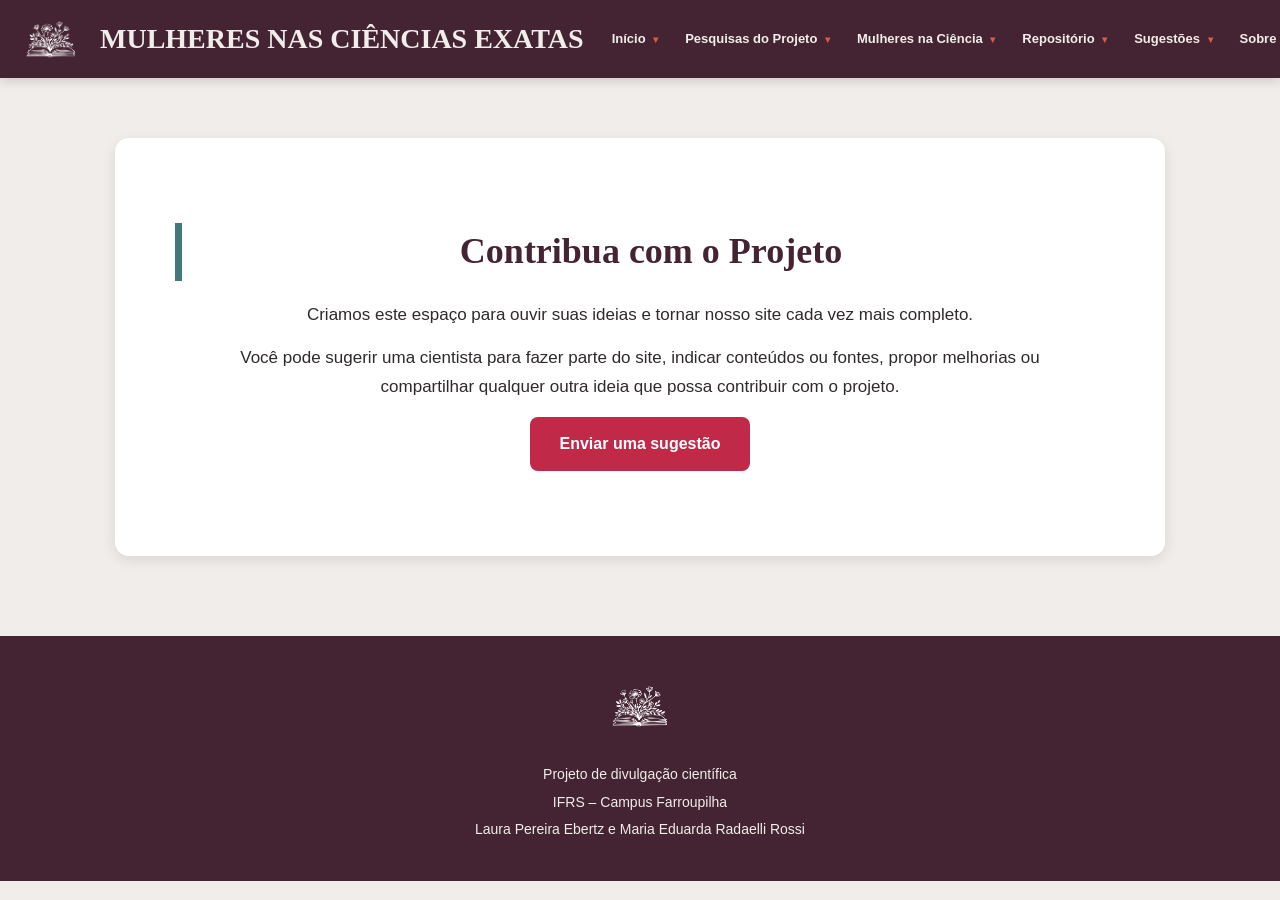
<file: sugestao.html>
<!DOCTYPE html>
<html lang="pt-br">
<head>
<meta charset="utf-8"/>
<meta content="width=device-width, initial-scale=1.0" name="viewport"/>
<title>Sugestões - Mulheres nas Ciências Exatas</title>
<link href="css/styles.css" rel="stylesheet"/>
</head>
<body>
<!-- MENU -->
<header>
<nav class="navbar">
<div class="nav-container">
<!-- LOGO -->
<div class="logo-container">
<img alt="Logo do Projeto" src="images/Logomodificadosemfundo.png"/>
</div>
<!-- TÍTULO -->
<h1 class="titulo-projeto">
                    MULHERES NAS CIÊNCIAS EXATAS
                </h1>
<!-- BOTÃO MENU MOBILE -->
<button aria-label="Abrir menu" class="menu-toggle" id="menuToggle">
                    ☰
                </button>
<!-- MENU PRINCIPAL -->
<ul class="menu-principal" id="menuPrincipal">
<!-- INÍCIO -->
<li class="dropdown">
<a href="index.html">
                            Início <span class="seta">▾</span>
</a>
<ul class="submenu">
<li>
<a href="index.html">
                                    Página Inicial
                                </a>
</li>
</ul>
</li>
<!-- PESQUISAS -->
<li class="dropdown">
<a href="pesquisa-projeto.html">
                            Pesquisas do Projeto
                            <span class="seta">▾</span>
</a>
<ul class="submenu">
<li>
<a href="pesquisa-projeto.html">
                                    Pesquisa do Projeto
                                </a>
</li>
<li>
<a href="resultados.html">
                                    Resultados
                                </a>
</li>

</ul>
</li>
<!-- MULHERES NA CIÊNCIA -->
<li class="dropdown">
<a href="cientistas.html">
                            Mulheres na Ciência
                            <span class="seta">▾</span>
</a>
<ul class="submenu">
<li>
<a href="cientistas.html">
                                    Todas as Cientistas
                                </a>
</li>
<li>
<a href="computacao.html">
                                    Computação
                                </a>
</li>
<li>
<a href="matematica.html">
                                    Matemática
                                </a>
</li>
<li>
<a href="astronomia.html">
                                    Astronomia
                                </a>
</li>
<li>
<a href="fisica.html">
                                    Física
                                </a>
</li>
</ul>
</li>
<!-- REPOSITÓRIO -->
<li class="dropdown">
<a href="repositorio.html">
                            Repositório
                            <span class="seta">▾</span>
</a>
<ul class="submenu">
<li>
<a href="repositorio.html">
                                    Repositório
                                </a>
</li>
</ul>
</li>
<!-- SUGESTÕES -->
<li class="dropdown">
<a href="sugestao.html">
                            Sugestões
                            <span class="seta">▾</span>
</a>
<ul class="submenu">
<li>
<a href="sugestao.html">
                                    Contribua com o Projeto
                                </a>
</li>
</ul>
</li>
<!-- SOBRE O PROJETO -->
<li class="dropdown">
<a href="projeto.html">
                            Sobre o Projeto
                            <span class="seta">▾</span>
</a>
<ul class="submenu">
<li>
<a href="projeto.html">
                                    Sobre o Projeto
                                </a>
</li>
<li>
<a href="autoras.html">
                                    Autoras
                                </a>
</li>
</ul>
</li>
</ul>
</div>
</nav>
</header>
<!-- CONTEÚDO -->
<main class="conteudo-principal">
<section class="secao-sugestao">
<h2>Contribua com o Projeto</h2>
<p>
                Criamos este espaço para ouvir suas ideias e tornar
                nosso site cada vez mais completo.
            </p>
<p>
                Você pode sugerir uma cientista para fazer parte do site,
                indicar conteúdos ou fontes, propor melhorias ou compartilhar
                qualquer outra ideia que possa contribuir com o projeto.
            </p>
<a class="botao-formulario" href="https://docs.google.com/forms/d/e/1FAIpQLSdaiBaMUVcnS93JZh-59DMZvyT_e76sSrGyNn4zJi7emtMAzg/viewform?usp=sharing&amp;ouid=115320582648431630108" rel="noopener noreferrer" target="_blank">

                    Enviar uma sugestão

                </a>

</section>
</main>
<!-- RODAPÉ -->
<footer>
<div class="footer-conteudo">
<img alt="Logo Mulheres nas Ciências Exatas" src="images/Logomodificadosemfundo.png"/>
<p>
                Projeto de divulgação científica
            </p>
<p>
                IFRS – Campus Farroupilha
            </p>
<p>
                Laura Pereira Ebertz e Maria Eduarda Radaelli Rossi
            </p>
</div>
</footer>
<!-- JAVASCRIPT -->
<script src="js/script.js"></script>
</body>
</html>
</file>
<file: css/styles.css>
:root {
    --vinho: #442432;
    --petrol: #43777a;
    --rubi: #c02948;
    --coral: #d95b45;
    --creme: #f0edea;

    --branco: #ffffff;
    --texto: #2f2a2c;
    --cinza-claro: #e8e2df;

    --sombra: 0 4px 14px rgba(0, 0, 0, 0.10);
}


/* =========================
   CONFIGURAÇÕES GERAIS
========================= */

* {
    box-sizing: border-box;
}

html {
    scroll-behavior: smooth;
}

body {
    margin: 0;

    background-color: var(--creme);

    color: var(--texto);

    font-family: Arial, sans-serif;

    line-height: 1.6;
}

main {
    width: 100%;
}

a {
    color: inherit;
}


/* =========================
   CABEÇALHO
========================= */

.navbar {
    background-color: var(--vinho);

    padding: 8px 20px;

    position: sticky;

    top: 0;

    z-index: 1000;

    box-shadow: 0 3px 10px rgba(0, 0, 0, 0.15);
}

.nav-container {
    max-width: 1450px;

    margin: 0 auto;

    display: flex;

    align-items: center;

    gap: 18px;
}


/* =========================
   LOGO
========================= */

.logo-container {
    display: flex;

    align-items: center;

    flex-shrink: 0;
}

.logo-container img {
    width: 62px;

    height: 62px;

    object-fit: contain;

    margin: 0;

    padding: 0;
}


/* =========================
   TÍTULO DO SITE
========================= */

.titulo-projeto {
    margin: 0;

    color: var(--creme);

    font-family: Georgia, "Times New Roman", serif;

    font-size: 28px;

    font-weight: bold;

    line-height: 1.1;

    white-space: nowrap;
}


/* =========================
   MENU PRINCIPAL
========================= */

.menu-principal {
    list-style: none;

    display: flex;

    align-items: center;

    gap: 7px;

    margin: 0 0 0 auto;

    padding: 0;
}

.menu-principal > li {
    position: relative;
}

.menu-principal > li > a {
    display: block;

    color: var(--creme);

    text-decoration: none;

    font-size: 13px;

    font-weight: bold;

    padding: 12px 10px;

    border-radius: 6px;

    white-space: nowrap;

    transition: 0.25s;
}

.menu-principal > li > a:hover {
    background-color: var(--petrol);
}


/* =========================
   SETA
========================= */

.seta {
    color: var(--coral);

    font-size: 10px;

    margin-left: 4px;
}


/* =========================
   SUBMENU
========================= */

.submenu {
    display: none;

    position: absolute;

    top: 100%;

    left: 0;

    min-width: 220px;

    margin: 0;

    padding: 8px 0;

    list-style: none;

    background-color: var(--branco);

    border-radius: 0 0 8px 8px;

    border-top: 4px solid var(--coral);

    box-shadow: 0 8px 20px rgba(0, 0, 0, 0.18);

    z-index: 2000;
}

.dropdown:hover .submenu {
    display: block;
}

.submenu li a {
    display: block;

    padding: 11px 16px;

    color: var(--vinho);

    text-decoration: none;

    font-size: 14px;

    white-space: nowrap;

    transition: 0.2s;
}

.submenu li a:hover {
    background-color: var(--creme);

    color: var(--rubi);

    padding-left: 20px;
}


/* =========================
   BOTÃO DO MENU MOBILE
========================= */

.menu-toggle {
    display: none;

    background: none;

    border: none;

    color: var(--creme);

    font-size: 28px;

    cursor: pointer;
}


/* =========================
   TÍTULOS
========================= */

h1,
h2,
h3 {
    font-family: Georgia, "Times New Roman", serif;
}

h2 {
    color: var(--vinho);

    font-size: 2rem;

    margin-top: 0;
}

h3 {
    color: var(--vinho);
}


/* =================================================
   PÁGINA INICIAL
================================================= */

.pagina-inicial {
    max-width: 1200px;

    margin: 55px auto;

    padding: 0 20px;
}

.bloco-home {
    margin-bottom: 75px;
}

.titulo-home {
    text-align: center;

    color: var(--vinho);

    font-size: 2.2rem;

    margin-bottom: 35px;
}

.subtitulo-home {
    text-align: center;

    color: #666;

    margin-top: -20px;

    margin-bottom: 35px;
}


/* =========================
   CARDS DA HOME
========================= */

.grade-info {
    display: grid;

    grid-template-columns: repeat(2, 1fr);

    gap: 25px;
}

.quadrado-info {
    background-color: var(--branco);

    padding: 30px;

    min-height: 270px;

    border-radius: 16px;

    border: 1px solid #ded6d3;

    border-top: 6px solid var(--petrol);

    box-shadow: var(--sombra);

    transition: 0.25s;
}

.quadrado-info:hover {
    transform: translateY(-5px);

    box-shadow: 0 8px 20px rgba(0, 0, 0, 0.13);
}

.quadrado-info h3 {
    margin-top: 0;

    margin-bottom: 15px;

    font-size: 1.5rem;
}

.quadrado-info p {
    margin: 0;

    font-size: 15px;

    line-height: 1.7;
}


/* =========================
   POSTS DO INSTAGRAM
========================= */

.grade-posts {
    display: grid;

    grid-template-columns: repeat(3, 1fr);

    gap: 25px;
}

.card-post {
    display: flex;

    flex-direction: column;

    align-items: center;

    background-color: var(--branco);

    border: 1px solid #ded6d3;

    border-radius: 16px;

    box-shadow: var(--sombra);

    text-decoration: none;

    color: var(--texto);

    padding-top: 20px;

    transition: 0.25s;
}

.card-post:hover {
    transform: translateY(-6px);

    box-shadow: 0 10px 25px rgba(0, 0, 0, 0.15);
}

.card-post-imagem {
    width: 120px;

    height: 120px;

    overflow: hidden;

    border-radius: 12px;

    background-color: #eeeeee;
}

.card-post-imagem img {
    width: 120px !important;

    height: 120px !important;

    max-width: 120px !important;

    max-height: 120px !important;

    object-fit: cover;

    display: block;
}

.card-post-conteudo {
    width: 100%;

    padding: 20px 20px 24px;

    text-align: center;
}

.card-post-conteudo h3 {
    margin: 0 0 12px;

    font-size: 1.25rem;
}

.card-post-conteudo span {
    color: var(--petrol);

    font-size: 14px;

    font-weight: bold;
}


/* =================================================
   PÁGINA PESQUISAS
================================================= */

.pagina-pesquisas {
    width: 100%;

    max-width: 1100px;

    margin: 60px auto;

    padding: 0 20px;
}

.introducao-pesquisas {
    text-align: center;

    margin-bottom: 40px;
}

.introducao-pesquisas h2 {
    color: var(--vinho);

    font-size: 2.4rem;

    margin: 0 0 12px;
}

.lista-pesquisas {
    display: flex;

    flex-direction: column;

    gap: 35px;
}

.bloco-pesquisa {
    width: 100%;

    display: flex;

    background-color: var(--branco);

    border: 1px solid #ded6d3;

    border-radius: 16px;

    overflow: hidden;

    box-shadow: var(--sombra);

    transition: 0.25s;
}

.bloco-pesquisa:hover {
    transform: translateY(-5px);
}

.numero-pesquisa {
    width: 90px;

    flex-shrink: 0;

    display: flex;

    justify-content: center;

    align-items: center;

    background-color: var(--petrol);

    color: var(--branco);

    font-family: Georgia, "Times New Roman", serif;

    font-size: 2.3rem;

    font-weight: bold;
}

.conteudo-pesquisa-grid {
    flex: 1;

    display: grid;

    grid-template-columns: 300px 1fr;

    gap: 30px;

    align-items: center;

    padding: 30px;
}

.imagem-pesquisa {
    width: 300px;

    height: 240px;

    overflow: hidden;

    border-radius: 12px;
}

.imagem-pesquisa img {
    width: 100%;

    height: 100%;

    object-fit: cover;

    display: block;
}

.texto-pesquisa {
    display: flex;

    flex-direction: column;

    justify-content: center;
}

.texto-pesquisa h3 {
    margin: 0 0 15px;

    font-size: 1.6rem;
}

.texto-pesquisa p {
    margin: 0 0 15px;

    font-size: 15px;

    line-height: 1.7;

    text-align: justify;
}

.botao-pesquisa {
    display: inline-block;

    align-self: flex-start;

    padding: 11px 20px;

    margin-top: 5px;

    background-color: var(--vinho);

    color: var(--branco);

    text-decoration: none;

    border-radius: 7px;

    font-size: 14px;

    font-weight: bold;

    transition: 0.25s;
}

.botao-pesquisa:hover {
    background-color: var(--petrol);

    transform: translateY(-2px);
}


/* =================================================
   PÁGINA DE RESULTADOS
================================================= */

.pagina-resultados {
    width: 100%;

    max-width: 1100px;

    margin: 60px auto;

    padding: 0 20px;
}


/* INTRODUÇÃO */

.introducao-resultados {
    background-color: var(--branco);

    padding: 30px;

    margin-bottom: 35px;

    border: 1px solid #ded6d3;

    border-radius: 16px;

    box-shadow: var(--sombra);

    text-align: center;
}

.introducao-resultados h2 {
    margin: 0 0 15px;

    color: var(--vinho);

    font-size: 2.4rem;
}

.introducao-resultados p {
    max-width: 760px;

    margin: 0 auto;

    color: var(--texto);

    font-size: 16px;

    line-height: 1.7;
}


/* =========================
   QUADRADÃO DOS RESULTADOS
========================= */

.resultado-pesquisa {
    width: 100%;

    background-color: var(--branco);

    padding: 30px;

    margin-bottom: 40px;

    border: 1px solid #ded6d3;

    border-radius: 16px;

    box-shadow: var(--sombra);
}


/* =========================
   CABEÇALHO DO RESULTADO
========================= */

.cabecalho-resultado {
    display: flex;

    align-items: center;

    gap: 20px;

    margin-bottom: 30px;
}

.numero-resultado {
    width: 75px;

    height: 75px;

    flex-shrink: 0;

    display: flex;

    align-items: center;

    justify-content: center;

    background-color: var(--petrol);

    color: var(--branco);

    border-radius: 12px;

    font-family: Georgia, "Times New Roman", serif;

    font-size: 1.9rem;

    font-weight: bold;
}

.cabecalho-resultado h3 {
    margin: 0 0 8px;

    color: var(--vinho);

    font-size: 1.7rem;
}

.cabecalho-resultado p {
    margin: 0;

    color: var(--texto);

    font-size: 15px;

    line-height: 1.7;
}


/* =========================
   TABELA DOS RESULTADOS
========================= */

.tabela-resultados {
    width: 100%;

    overflow-x: auto;
}

.tabela-resultados table {
    width: 100%;

    border-collapse: collapse;

    margin: 0;

    background-color: var(--branco);

    border-radius: 12px;

    overflow: hidden;
}

.tabela-resultados th,
.tabela-resultados td {
    border: 1px solid #ded6d3;

    padding: 14px 16px;

    text-align: left;

    vertical-align: top;
}

.tabela-resultados thead th {
    background-color: var(--vinho);

    color: var(--branco);

    font-size: 14px;
}

.tabela-resultados tbody tr:nth-child(even) {
    background-color: #f7f4f2;
}

.tabela-resultados tbody tr:hover {
    background-color: #eee8e5;
}

.tabela-resultados td:last-child {
    font-weight: bold;

    color: var(--petrol);

    text-align: center;

    white-space: nowrap;
}

.dados-pesquisa2 {
    margin-top: 15px;
}


/* =================================================
   OUTRAS PÁGINAS
================================================= */

.conteudo-principal {
    max-width: 1050px;

    margin: 60px auto;

    padding: 35px;

    background-color: var(--branco);

    border-radius: 14px;

    box-shadow: var(--sombra);
}

.conteudo-principal h2 {
    border-left: 7px solid var(--petrol);

    padding-left: 15px;
}

.conteudo-principal p {
    font-size: 16px;
}

.conteudo-principal img {
    max-width: 100%;

    height: auto;

    border-radius: 12px;
}


/* =========================
   TABELAS
========================= */

table {
    width: 100%;

    border-collapse: collapse;

    margin: 30px 0;

    background-color: var(--branco);

    box-shadow: var(--sombra);
}

th,
td {
    border: 1px solid #d8d3d0;

    padding: 13px 15px;

    text-align: left;
}

thead th {
    background-color: var(--vinho);

    color: var(--branco);
}

tbody th {
    background-color: #f7f4f2;

    color: var(--vinho);
}

tbody tr:nth-child(even) {
    background-color: #faf8f7;
}


/* =========================
   FORMULÁRIOS
========================= */

.secao-formulario {
    max-width: 700px;

    margin: 60px auto;

    padding: 35px;

    background-color: var(--branco);

    border-radius: 14px;

    box-shadow: var(--sombra);
}

.campo {
    display: flex;

    flex-direction: column;

    gap: 6px;

    margin-bottom: 18px;
}

.campo label {
    color: var(--vinho);

    font-weight: bold;
}

.campo input,
.campo textarea {
    width: 100%;

    padding: 12px;

    border: 1px solid #cfc7c4;

    border-radius: 6px;

    font-family: Arial, sans-serif;

    font-size: 15px;
}

.campo input:focus,
.campo textarea:focus {
    outline: none;

    border-color: var(--petrol);
}

#btnEnviar {
    width: 100%;

    padding: 13px;

    border: none;

    background-color: var(--petrol);

    color: var(--branco);

    border-radius: 7px;

    font-weight: bold;

    cursor: pointer;
}

#btnEnviar:hover {
    background-color: var(--vinho);
}


/* =========================
   RODAPÉ
========================= */

footer {
    margin-top: 80px;

    background-color: var(--vinho);

    color: var(--creme);

    text-align: center;

    padding: 35px 20px;
}

.footer-conteudo {
    max-width: 900px;

    margin: 0 auto;
}

.footer-conteudo img {
    width: 70px;

    height: 70px;

    object-fit: contain;

    margin-bottom: 10px;
}

.footer-conteudo p {
    margin: 5px 0;

    font-size: 14px;
}


/* =================================================
   TABLET
================================================= */

@media (max-width: 1150px) {

    .titulo-projeto {
        display: none;
    }

    .menu-principal {
        gap: 3px;
    }

    .menu-principal > li > a {
        font-size: 12px;

        padding: 9px 7px;
    }
}


@media (max-width: 900px) {

    .grade-info {
        grid-template-columns: 1fr;
    }

    .grade-posts {
        grid-template-columns: repeat(2, 1fr);
    }

    .conteudo-pesquisa-grid {
        grid-template-columns: 240px 1fr;

        gap: 22px;
    }

    .imagem-pesquisa {
        width: 240px;

        height: 210px;
    }
}


/* =================================================
   CELULAR
================================================= */

@media (max-width: 768px) {

    .navbar {
        position: relative;
    }


    /* CABEÇALHO */

    .nav-container {
        flex-wrap: wrap;
    }

    .logo-container img {
        width: 55px;

        height: 55px;
    }

    .titulo-projeto {
        display: block;

        flex: 1;

        font-size: 18px;

        white-space: normal;
    }

    .menu-toggle {
        display: block;
    }


    /* MENU */

    .menu-principal {
        display: none;

        width: 100%;

        flex-direction: column;

        align-items: stretch;

        margin: 10px 0 0;

        gap: 4px;
    }

    .menu-principal.ativo {
        display: flex;
    }

    .menu-principal > li {
        width: 100%;
    }

    .menu-principal > li > a {
        width: 100%;

        padding: 13px 15px;

        text-align: left;

        font-size: 14px;

        background-color: rgba(255, 255, 255, 0.05);
    }


    /* SUBMENU */

    .submenu {
        display: none;

        position: static;

        width: 100%;

        min-width: 0;

        padding: 0;

        margin: 0;

        border: none;

        border-radius: 0;

        box-shadow: none;

        background-color: var(--branco);
    }

    .dropdown.aberto .submenu {
        display: block;
    }

    .dropdown:hover .submenu {
        display: none;
    }

    .dropdown.aberto:hover .submenu {
        display: block;
    }

    .submenu li a {
        padding: 11px 25px;

        font-size: 13px;
    }


    /* HOME */

    .pagina-inicial {
        margin: 35px auto;

        padding: 0 15px;
    }

    .titulo-home {
        font-size: 1.8rem;
    }

    .grade-info {
        grid-template-columns: 1fr;
    }

    .grade-posts {
        grid-template-columns: 1fr;
    }

    .quadrado-info {
        min-height: auto;
    }

    .card-post-imagem {
        width: 110px;

        height: 110px;
    }

    .card-post-imagem img {
        width: 110px !important;

        height: 110px !important;

        max-width: 110px !important;

        max-height: 110px !important;
    }


    /* PESQUISAS */

    .pagina-pesquisas {
        margin: 35px auto;

        padding: 0 15px;
    }

    .introducao-pesquisas h2 {
        font-size: 2rem;
    }

    .bloco-pesquisa {
        flex-direction: column;
    }

    .numero-pesquisa {
        width: 100%;

        height: 65px;
    }

    .conteudo-pesquisa-grid {
        grid-template-columns: 1fr;

        gap: 20px;

        padding: 20px;
    }

    .imagem-pesquisa {
        width: 100%;

        max-width: 350px;

        height: 230px;

        margin: 0 auto;
    }

    .texto-pesquisa h3 {
        text-align: center;
    }

    .texto-pesquisa p {
        text-align: left;
    }

    .botao-pesquisa {
        align-self: center;
    }


    /* RESULTADOS */

    .pagina-resultados {
        margin: 35px auto;

        padding: 0 15px;
    }

    .introducao-resultados,
    .resultado-pesquisa {
        padding: 20px;
    }

    .introducao-resultados h2 {
        font-size: 2rem;
    }

    .cabecalho-resultado {
        flex-direction: column;

        align-items: flex-start;
    }

    .numero-resultado {
        width: 60px;

        height: 60px;

        font-size: 1.5rem;
    }

    .cabecalho-resultado h3 {
        font-size: 1.4rem;
    }

    .tabela-resultados th,
    .tabela-resultados td {
        min-width: 150px;

        padding: 11px;
    }


    /* OUTRAS PÁGINAS */

    .conteudo-principal,
    .secao-formulario {
        margin: 25px 15px;

        padding: 25px;
    }


    /* TABELAS */

    table {
        display: block;

        width: 100%;

        overflow-x: auto;
    }


    /* VÍDEOS */

    video,
    iframe {
        max-width: 100%;

        height: auto;
    }
}

/* ========================================
   PÁGINA DE SUGESTÕES
======================================== */

.secao-sugestao {
    max-width: 1100px;
    margin: 0 auto;
    padding: 50px 25px;
    text-align: center;
}

.secao-sugestao > h2 {
    font-size: 36px;
    margin-bottom: 20px;
    color: var(--vinho);
}

.secao-sugestao > p {
    max-width: 800px;
    margin: 0 auto 15px;
    font-size: 17px;
    line-height: 1.7;
}


/* CARDS */

.opcoes-sugestao {
    display: grid;
    grid-template-columns: repeat(2, 1fr);
    gap: 20px;

    margin-top: 40px;
    margin-bottom: 50px;
}

.card-sugestao {
    background-color: var(--branco);

    padding: 30px;

    border-radius: 12px;

    box-shadow: var(--sombra);

    text-align: left;

    transition: transform 0.3s ease,
                box-shadow 0.3s ease;
}

.card-sugestao:hover {
    transform: translateY(-5px);

    box-shadow: 0 8px 20px rgba(0, 0, 0, 0.15);
}

.card-sugestao h3 {
    color: var(--vinho);

    margin-top: 0;
    margin-bottom: 10px;
}

.card-sugestao p {
    margin: 0;

    line-height: 1.6;
}


/* ÁREA DO FORMULÁRIO */

.area-formulario {
    margin-top: 40px;

    padding: 45px 25px;

    background-color: var(--petrol);

    border-radius: 15px;

    color: white;
}

.area-formulario h2 {
    margin-top: 0;

    font-size: 28px;

    color: white;
}

.area-formulario p {
    margin-bottom: 30px;

    font-size: 17px;
}


/* BOTÃO */

.botao-formulario {
    display: inline-block;

    padding: 14px 30px;

    background-color: var(--rubi);

    color: white;

    text-decoration: none;

    font-weight: bold;

    border-radius: 8px;

    transition: transform 0.2s ease,
                opacity 0.2s ease;
}

.botao-formulario:hover {
    transform: scale(1.05);

    opacity: 0.9;
}


/* CELULAR */

@media (max-width: 700px) {

    .opcoes-sugestao {
        grid-template-columns: 1fr;
    }

    .secao-sugestao > h2 {
        font-size: 29px;
    }

    .area-formulario {
        padding: 35px 20px;
    }
}
/* ==================================================
   SOBRE O PROJETO
================================================== */

.sobre-projeto,
.equipe-projeto {
    max-width: 1100px;
    margin: 0 auto;
    padding: 55px 25px 70px;
}


/* TÍTULOS */

.titulo-pagina {
    display: flex;
    justify-content: center;
    align-items: center;
    gap: 15px;
    margin-bottom: 35px;
}

.titulo-pagina h2 {
    margin: 0;
    text-align: center;
    font-size: 38px;
    color: var(--vinho);
}

.detalhe-titulo {
    color: var(--coral);
    font-size: 22px;
}


/* TEXTO SOBRE O PROJETO */

.texto-sobre {
    max-width: 900px;
    margin: 0 auto;
}

.texto-sobre p {
    font-size: 17px;
    line-height: 1.8;
    text-align: justify;
    margin-bottom: 20px;
}


/* DESTAQUE */

.destaque-projeto {
    max-width: 850px;
    margin: 45px auto 0;

    padding: 35px 40px;

    background-color: var(--branco);

    border-left: 5px solid var(--rubi);
    border-radius: 10px;

    box-shadow: var(--sombra);
}

.destaque-projeto h3 {
    color: var(--vinho);
    font-size: 24px;
    margin-top: 0;
}

.destaque-projeto p {
    margin-bottom: 0;
    line-height: 1.7;
}


/* BOTÕES */

.botoes-projeto {
    display: flex;
    justify-content: center;
    gap: 15px;
    flex-wrap: wrap;

    margin-top: 40px;
}

.botao-projeto {
    display: inline-block;

    padding: 14px 28px;

    background-color: var(--rubi);
    color: var(--branco);

    text-decoration: none;
    font-weight: bold;

    border-radius: 8px;

    transition: transform 0.2s ease,
                opacity 0.2s ease;
}

.botao-projeto.secundario {
    background-color: var(--petrol);
}

.botao-projeto:hover {
    transform: translateY(-3px);
    opacity: 0.9;
}


/* ==================================================
   EQUIPE DO PROJETO
================================================== */

.introducao-equipe {
    max-width: 850px;

    margin: 0 auto 50px;

    text-align: center;

    font-size: 17px;
    line-height: 1.7;
}


.categoria-equipe {
    text-align: center;

    color: var(--vinho);

    font-size: 27px;

    margin-top: 50px;
    margin-bottom: 30px;
}


/* CARDS */

.cards-equipe {
    display: grid;

    grid-template-columns: repeat(3, 1fr);

    gap: 25px;

    align-items: stretch;
}

.cards-equipe.coordenacao {
    grid-template-columns: repeat(2, 1fr);

    max-width: 750px;

    margin: 0 auto;
}


.card-equipe {
    background-color: var(--branco);

    padding: 30px 25px;

    border-radius: 14px;

    box-shadow: var(--sombra);

    text-align: center;

    transition: transform 0.3s ease,
                box-shadow 0.3s ease;
}

.card-equipe:hover {
    transform: translateY(-5px);

    box-shadow: 0 9px 22px rgba(0, 0, 0, 0.15);
}


/* FOTO */

.foto-equipe {
    width: 120px;
    height: 120px;

    margin: 0 auto 20px;

    border-radius: 50%;

    background-color: var(--petrol);

    display: flex;
    align-items: center;
    justify-content: center;

    overflow: hidden;

    color: white;

    font-size: 30px;
    font-weight: bold;
}

.foto-equipe img {
    width: 100%;
    height: 100%;

    object-fit: cover;
}


/* NOME */

.card-equipe h3 {
    color: var(--vinho);

    margin-bottom: 5px;

    font-size: 21px;
}


/* FUNÇÃO */

.funcao-equipe {
    display: inline-block;

    margin-bottom: 15px;

    color: var(--rubi);

    font-size: 14px;

    font-weight: bold;

    text-transform: uppercase;

    letter-spacing: 0.5px;
}


/* DESCRIÇÃO */

.card-equipe p {
    line-height: 1.6;

    margin-bottom: 0;

    font-size: 15px;
}


/* ==================================================
   RESPONSIVO
================================================== */

@media (max-width: 900px) {

    .cards-equipe {
        grid-template-columns: 1fr 1fr;
    }

}


@media (max-width: 650px) {

    .titulo-pagina h2 {
        font-size: 30px;
    }

    .cards-equipe,
    .cards-equipe.coordenacao {
        grid-template-columns: 1fr;
    }

    .texto-sobre p {
        text-align: left;
    }

    .destaque-projeto {
        padding: 28px 25px;
    }

    .botoes-projeto {
        flex-direction: column;
    }

    .botao-projeto {
        text-align: center;
    }

}
/* ========================================
   FOTO DAS ALUNAS
======================================== */

.foto-grupo-equipe {
    width: 100%;
    max-width: 850px;

    margin: 30px auto 50px;
    padding: 0 15px;

    box-sizing: border-box;
    text-align: center;
}


/* FOTO */

.foto-grupo-equipe img {
    display: block;

    width: 100%;
    height: auto;
    max-height: 500px;

    margin: 0 auto;

    object-fit: cover;

    border-radius: 15px;
    box-shadow: var(--sombra);
}


/* LEGENDA */

.foto-grupo-equipe .legenda-foto {
    width: 100%;

    margin: 12px auto 0;
    padding: 0 10px;

    box-sizing: border-box;

    color: #666;

    font-size: 14px;
    font-style: italic;
    line-height: 1.5;

    text-align: center;

    white-space: normal;
    overflow-wrap: break-word;
}


/* ========================================
   CELULAR
======================================== */

@media (max-width: 650px) {

    .foto-grupo-equipe {
        margin: 20px auto 35px;
        padding: 0 10px;
    }

    .foto-grupo-equipe img {
        max-height: 350px;
        border-radius: 10px;
    }

    .foto-grupo-equipe .legenda-foto {
        padding: 0 5px;
        font-size: 13px;
        line-height: 1.4;
    }

}
</file>
<file: css/busca-cientistas.css>
/* Estilo exclusivo dos novos campos. Nenhuma regra antiga foi alterada. */
.busca-cientistas { margin: 0 0 28px; padding: 20px; background: var(--branco, white); border: 1px solid #ded6d3; border-radius: 14px; box-shadow: var(--sombra, 0 4px 14px rgba(0,0,0,.1)); }
.busca-cientistas label { display: block; color: var(--vinho, #442432); font-weight: bold; margin: 8px 0 6px; }
.busca-cientistas input, .busca-cientistas select { display: block; width: 100%; max-width: 100%; box-sizing: border-box; font-family: Arial, sans-serif; font-size: 15px; color: var(--texto, #2f2a2c); background: var(--branco, white); padding: 12px; border: 1px solid #cfc7c4; border-radius: 6px; }
.busca-cientistas input:focus-visible, .busca-cientistas select:focus-visible { outline: 2px solid var(--petrol, #43777a); outline-offset: 1px; }
.busca-cientistas [role="status"] { margin: 12px 0 0; font-size: 14px; }
</file>
<file: css/biografias.css>
.lista-biografias {
    display: grid;
    gap: 25px;
}

.lista-biografias .card-cientista {
    min-height: 0;
}

.lista-biografias .card-cientista h4 {
    font-family: Georgia, "Times New Roman", serif;
    color: var(--vinho);
    margin-bottom: 8px;
}

.lista-biografias .card-cientista p {
    margin: 0 0 12px;
}

.lista-biografias .card-cientista a {
    overflow-wrap: anywhere;
}

.card-cientista[hidden] {
    display: none !important;
}

/* Retratos das cientistas: somente os blocos novos. */
.apresentacao-cientista {
    display: grid;
    grid-template-columns: minmax(0, 300px) minmax(0, 1fr);
    gap: 30px;
    align-items: center;
    margin-bottom: 25px;
}
.imagem-cientista { width: 100%; height: 290px; overflow: hidden; border-radius: 12px; }
.imagem-cientista img { width: 100%; height: 100%; object-fit: cover; display: block; }
.texto-cientista { min-width: 0; }
.texto-cientista h3 { margin-top: 0; }
@media (max-width: 768px) {
  .apresentacao-cientista { grid-template-columns: 1fr; gap: 20px; }
  .imagem-cientista { max-width: 350px; height: 260px; margin: 0 auto; }
}
</file>
